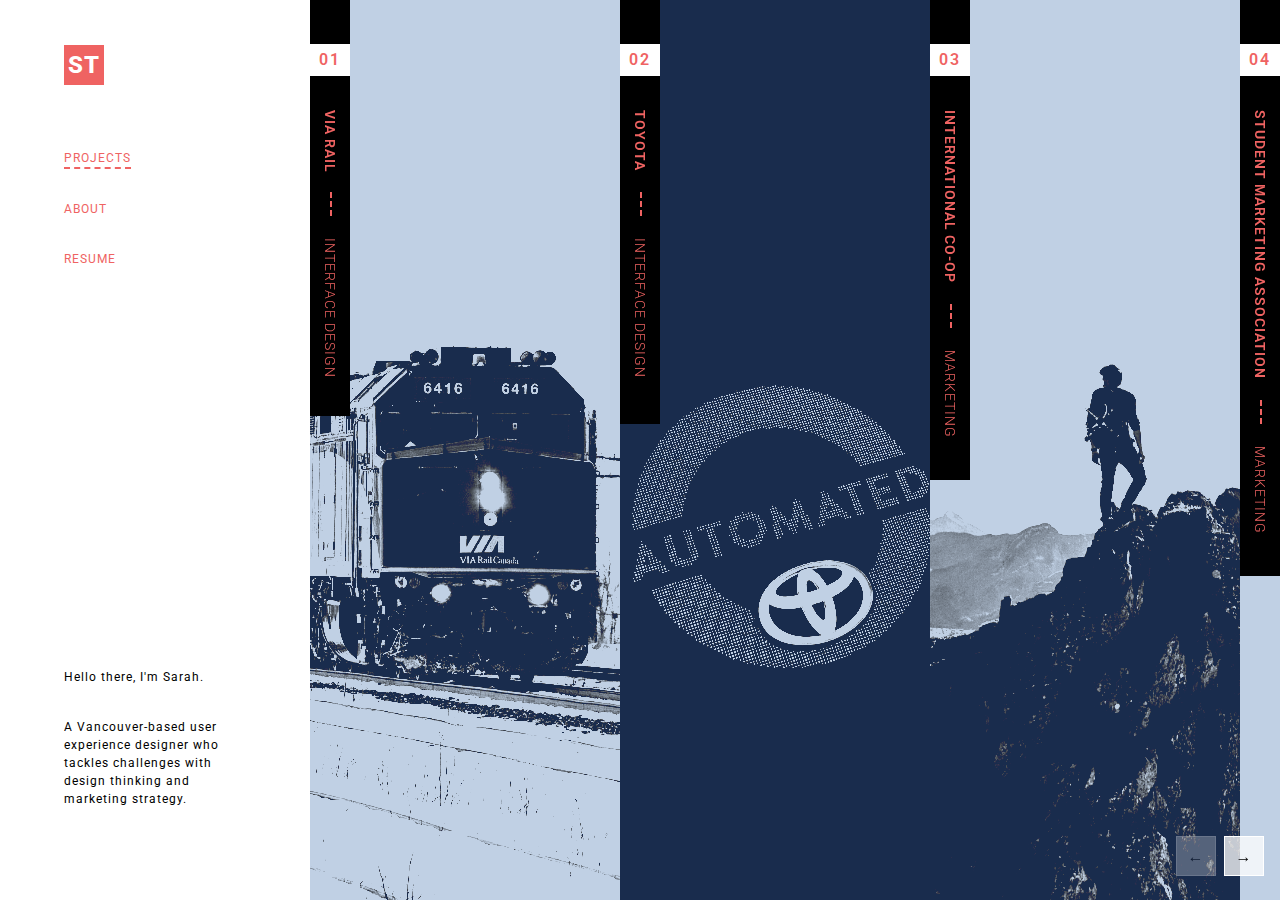
<file: pub_html/index.html>
<!DOCTYPE html>
<html lang="en">
  <head>
    <meta name="viewport" content="width=device-width, initial-scale=1">
    <meta charset="utf-8">
    <title>Sarah Tong – UX Designer – Portfolio</title>
    <link rel="stylesheet" href="css/main.css">
    <link rel="stylesheet" href="css/normalize.css">
    <link rel="stylesheet" href="https://fonts.googleapis.com/css?family=Roboto:100,100i,300,300i,400,400i,500,500i,700,700i,900,900i">
    <link rel="stylesheet" href="css/swiper-index-custom.min.css">
  </head>
  <body>
    <div class="grid-wrapper">
      <input class="hamburger-menu-checkbox" type="checkbox">
      <div class="nav-wrapper">
        <div class="logo"><a href="index.html">ST</a></div>
        <button class="hamburger-menu"><span></span><span></span><span></span></button>
        <nav class="main-nav">
          <ul>
            <li> <a class="button-nav active" href="index.html">Projects</a></li>
            <li><a class="button-nav" href="about.html">About</a></li>
            <li><a class="button-nav" target="_blank" href="http://www.sarahtong.ca/resume/Resume-SarahTong.pdf">Resume</a></li>
          </ul>
        </nav>
        <p class="short-bio">Hello there, I'm Sarah.<span> </span>A Vancouver-based user experience designer who tackles challenges with design thinking and marketing strategy.</p>
      </div>
      <div class="main-content-wrapper" id="project-gallery">
        <div class="grid-wrapper swiper-container">
          <div class="swiper-wrapper">
            <div class="project-panel-wrapper swiper-slide VIA-panel"><a href="via.html"><img class="lazyload" data-sizes="auto" data-src="img/VIA/VIA-train.jpg" src="img/VIA/VIA-train.jpg" alt="VIA train project image">
                <div class="blue-img-filter"> </div><span class="overlay"></span>
                <div class="project-detail">
                  <div class="project-label-background"></div>
                  <p class="project-number">01</p><span class="line"></span>
                  <p class="project-name">VIA Rail</p>
                  <p class="category">Interface Design</p>
                </div></a></div>
            <div class="project-panel-wrapper swiper-slide toyota-panel"><a href="toyota.html"><img class="lazyload" data-sizes="auto" data-src="img/Toyota/Toyota.jpg" src="img/Toyota/Toyota.jpg" alt="Toyota automated project image">
                <div class="blue-img-filter"></div><span class="overlay"></span>
                <div class="project-detail">
                  <div class="project-label-background"></div>
                  <p class="project-number">02</p><span class="line"></span>
                  <p class="project-name">Toyota</p>
                  <p class="category">Interface Design</p>
                </div></a></div>
            <div class="project-panel-wrapper swiper-slide intl-coop-panel"><a href="international-coop.html"><img class="lazyload" data-sizes="auto" data-src="img/Intl-Coop/Intl-Coop-project-banner.jpeg" src="img/Intl-Coop/Intl-Coop-project-banner.jpeg" alt="International Co-op project image - person looking deeply out on top of a mountain">
                <div class="blue-img-filter"></div><span class="overlay"></span>
                <div class="project-detail">
                  <div class="project-label-background"></div>
                  <p class="project-number">03</p><span class="line"></span>
                  <p class="project-name">International Co-op</p>
                  <p class="category">Marketing</p>
                </div></a></div>
            <div class="project-panel-wrapper swiper-slide SMA-panel"><a href="student-marketing-association.html">
                <div class="background-colored-panel"></div><img src="img/SMA/SMA-Logo.svg" alt="SMA logo">
                <div class="blue-img-filter"></div><span class="overlay"></span>
                <div class="project-detail">
                  <div class="project-label-background"></div>
                  <p class="project-number">04</p><span class="line"></span>
                  <p class="project-name">Student Marketing Association</p>
                  <p class="category">Marketing</p>
                </div></a></div>
          </div>
          <div class="swiper-button-prev">&#8592;</div>
          <div class="swiper-button-next">&#8594;</div>
        </div>
        <noscript>
          <div class="grid-wrapper javascript-disabled">
            <div class="project-panel-wrapper VIA-panel"><a href="via.html"><img src="img/VIA/VIA-train.jpg" alt="VIA train project image">
                <div class="blue-img-filter"> </div><span class="overlay"></span>
                <div class="project-detail">
                  <div class="project-label-background"></div>
                  <p class="project-number">01</p><span class="line"></span>
                  <p class="project-name">VIA Rail</p>
                  <p class="category">Interface Design</p>
                </div></a></div>
            <div class="project-panel-wrapper toyota-panel"><a href="toyota.html"><img src="img/Toyota/Toyota.jpg" alt="Toyota automated project image">
                <div class="blue-img-filter"></div><span class="overlay"></span>
                <div class="project-detail">
                  <div class="project-label-background"></div>
                  <p class="project-number">02</p><span class="line"></span>
                  <p class="project-name">Toyota</p>
                  <p class="category">Interface Design</p>
                </div></a></div>
            <div class="project-panel-wrapper intl-coop-panel"><a href="international-coop.html"><img src="img/Intl-Coop/Intl-Coop-project-banner.jpeg" alt="International Co-op project image - person looking deeply out on top of a mountain">
                <div class="blue-img-filter"></div><span class="overlay"></span>
                <div class="project-detail">
                  <div class="project-label-background"></div>
                  <p class="project-number">03</p><span class="line"></span>
                  <p class="project-name">International Co-op</p>
                  <p class="category">Marketing</p>
                </div></a></div>
            <div class="project-panel-wrapper SMA-panel"><a href="student-marketing-association.html">
                <div class="background-colored-panel"></div><img src="img/SMA/SMA-Logo.svg" alt="SMA logo">
                <div class="blue-img-filter"></div><span class="overlay"></span>
                <div class="project-detail">
                  <div class="project-label-background"></div>
                  <p class="project-number">04</p><span class="line"></span>
                  <p class="project-name">Student Marketing Association</p>
                  <p class="category">Marketing</p>
                </div></a></div>
          </div>
        </noscript>
      </div>
    </div>
    <script src="js/hamburger.js"></script>
    <script src="js/jquery-3.3.1.min.js"></script>
    <script src="js/lazysizes.min.js"></script>
    <script src="js/swiper.min.js"></script>
    <script src="js/swiper-initialize.js"></script>
  </body>
</html>
</file>
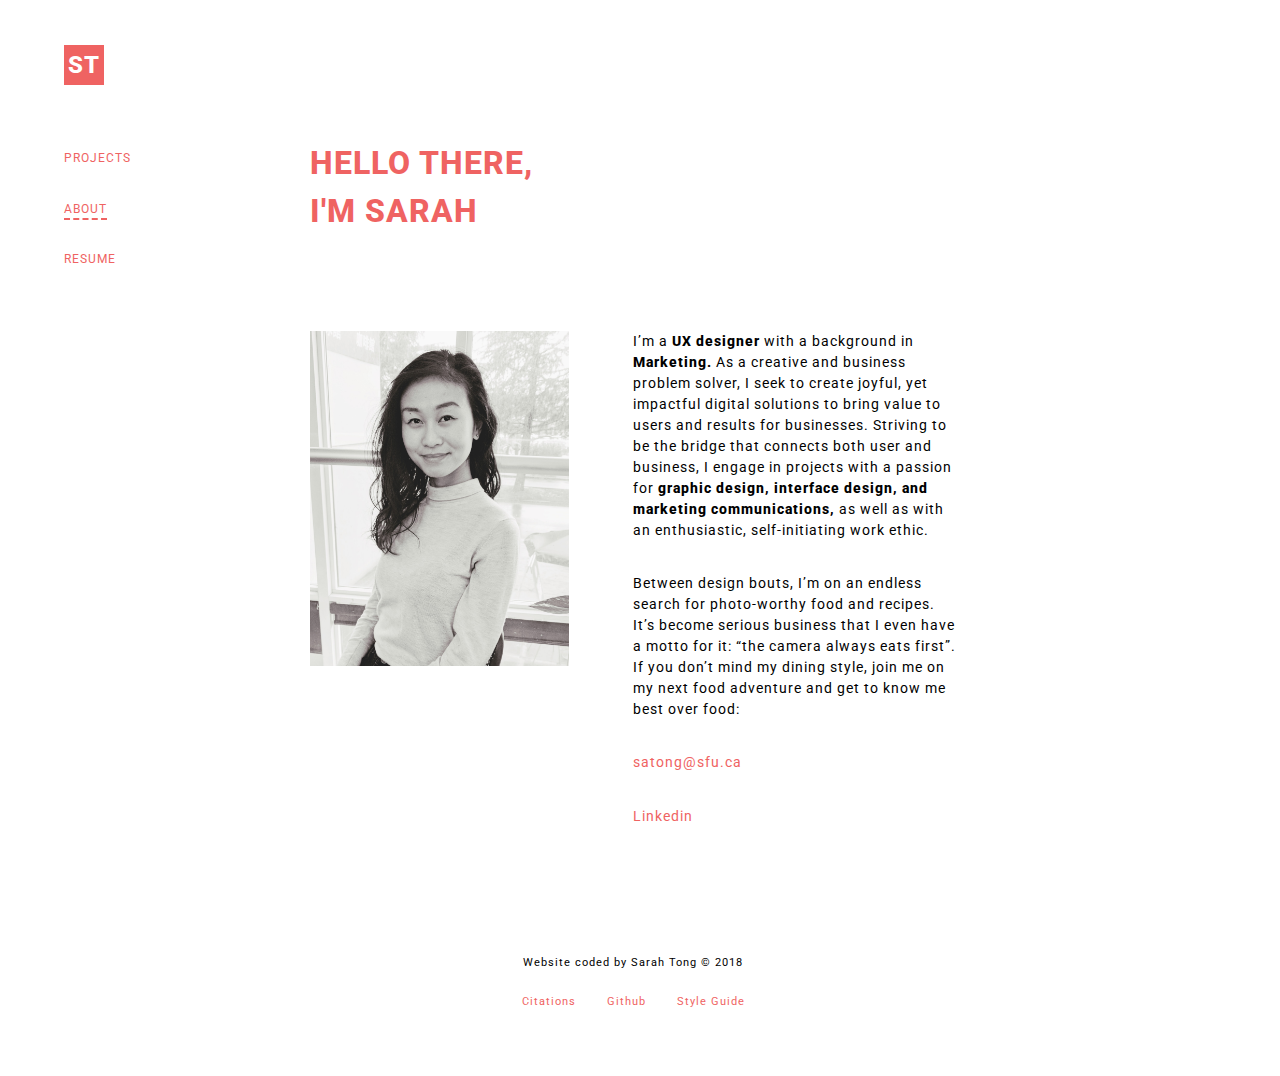
<file: pub_html/about.html>
<!DOCTYPE html>
<html lang="en">
  <head>
    <meta name="viewport" content="width=device-width, initial-scale=1">
    <meta charset="utf-8">
    <title>Sarah Tong – UX Designer – Portfolio</title>
    <link rel="stylesheet" href="css/main.css">
    <link rel="stylesheet" href="css/normalize.css">
    <link rel="stylesheet" href="https://fonts.googleapis.com/css?family=Roboto:100,100i,300,300i,400,400i,500,500i,700,700i,900,900i">
  </head>
  <body>
    <div class="grid-wrapper">
      <input class="hamburger-menu-checkbox" type="checkbox">
      <div class="nav-wrapper">
        <div class="logo"><a href="index.html">ST</a></div>
        <button class="hamburger-menu"><span></span><span></span><span></span></button>
        <nav class="main-nav">
          <ul>
            <li> <a class="button-nav" href="index.html">Projects</a></li>
            <li><a class="button-nav active" href="about.html">About</a></li>
            <li><a class="button-nav" target="_blank" href="http://www.sarahtong.ca/resume/Resume-SarahTong.pdf">Resume</a></li>
          </ul>
        </nav>
      </div>
      <div class="main-content-wrapper" id="bio-wrapper">     
        <section>
          <h1>
             Hello there, <br>I'm Sarah</h1>
          <div class="content-wrapper flex-content-wrapper">
            <div class="left-side">
              <div class="img-wrapper" id="profile-picture"><img src="img/About/sarah.jpg" alt="headshot photo"></div>
            </div>
            <div class="right-side">
              <p>
                 I’m a <span>UX designer </span>with a background in <span>Marketing. </span>As a creative and business problem solver, I seek to create joyful, yet impactful digital solutions to bring value to users and results for businesses. Striving to be the bridge that connects both user and business, I engage in projects with a passion for <span>graphic design, interface design, and marketing communications, </span>as well as with an enthusiastic, self-initiating work ethic.</p>
              <p>Between design bouts, I’m on an endless search for photo-worthy food and recipes. It’s become serious business that I even have a motto for it: “the camera always eats first”. If you don’t mind my dining style, join me on my next food adventure and get to know me best over food:</p>
              <div id="contact-links"><a class="in-text-link" href="mailto:satong@sfu.ca">satong@sfu.ca</a><a class="in-text-link" href="https://www.linkedin.com/in/sarahanntong/">Linkedin</a></div>
            </div>
          </div>
        </section>
        <footer> 
          <div class="content-wrapper">
            <p>Website coded by Sarah Tong &#169; 2018</p>
            <div class="footer-links"><a class="in-text-link" href="citations.html">Citations</a><a class="in-text-link" href="https://github.com/sarah-tong/P03-Portfolio">Github</a><a class="in-text-link" href="styleguide.html">Style Guide</a></div>
          </div>
        </footer>
      </div>
    </div>
    <script src="js/hamburger.js"></script>
  </body>
</html>
</file>
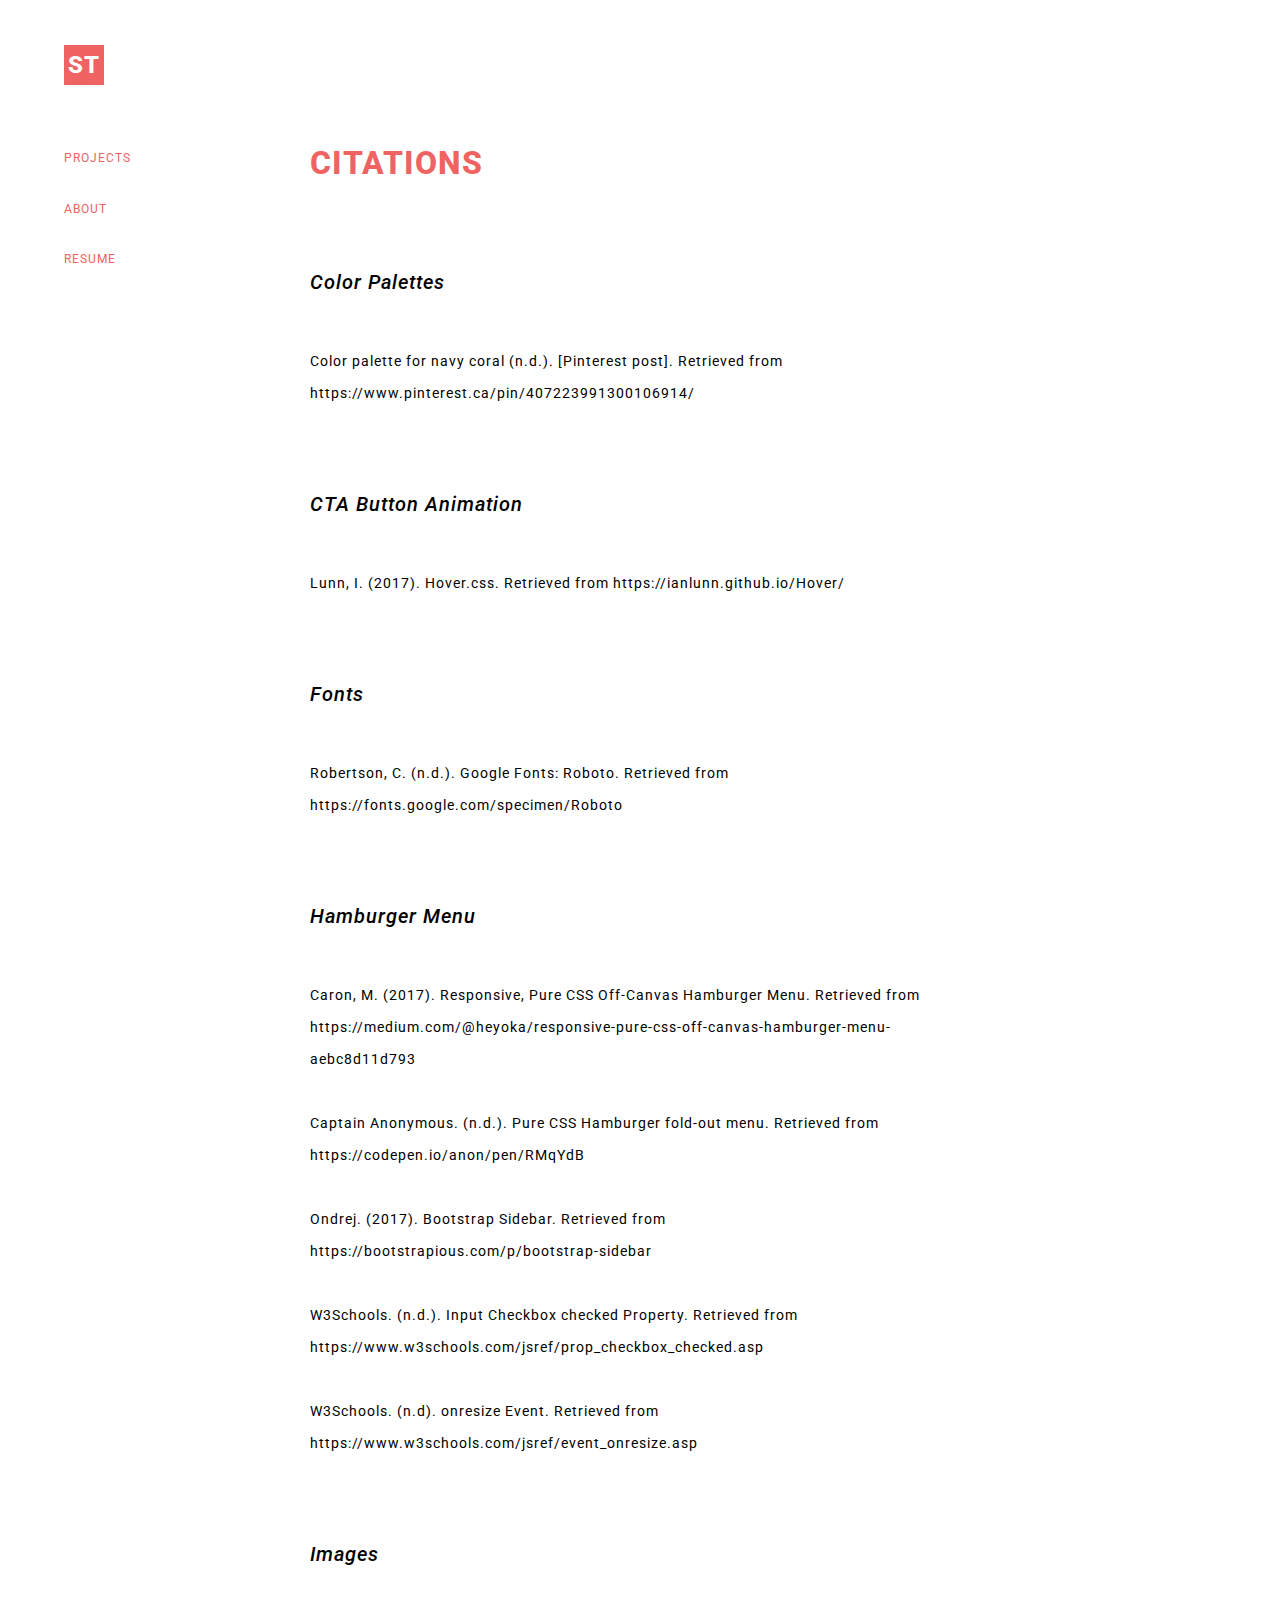
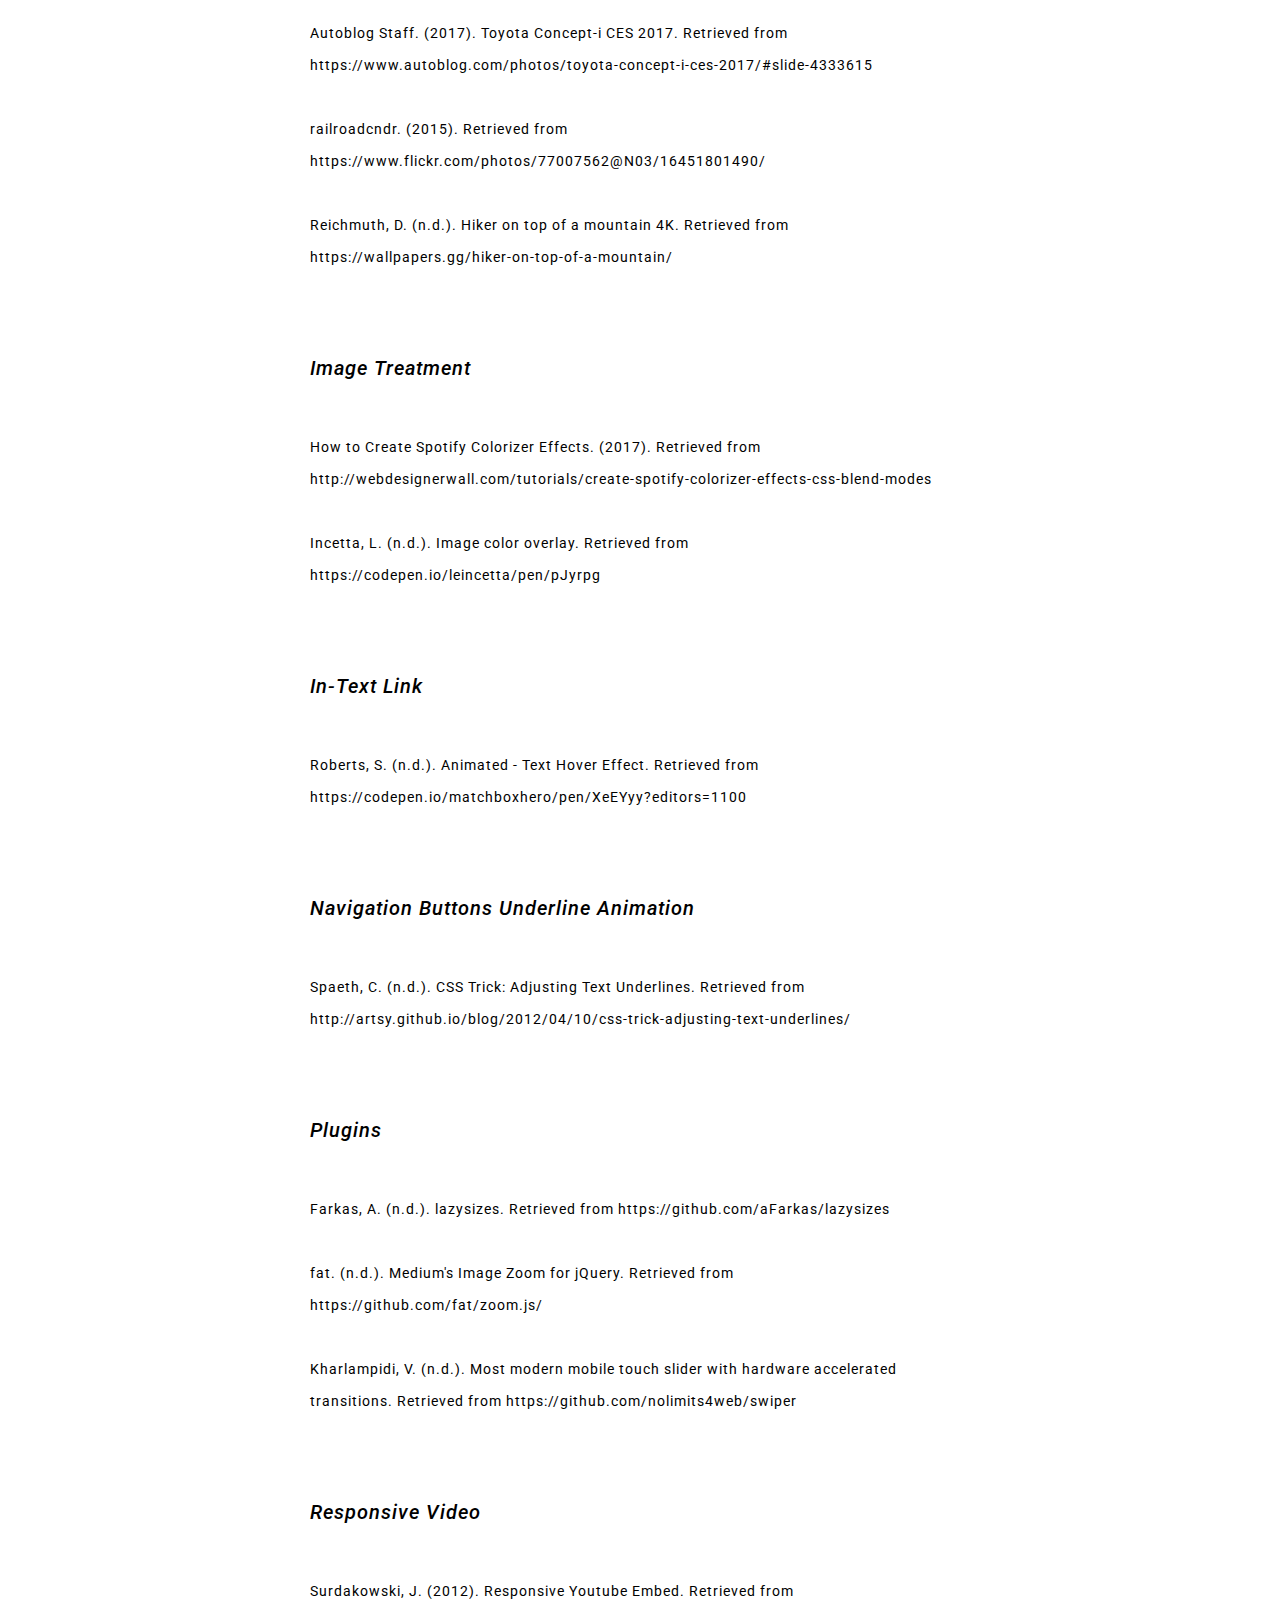
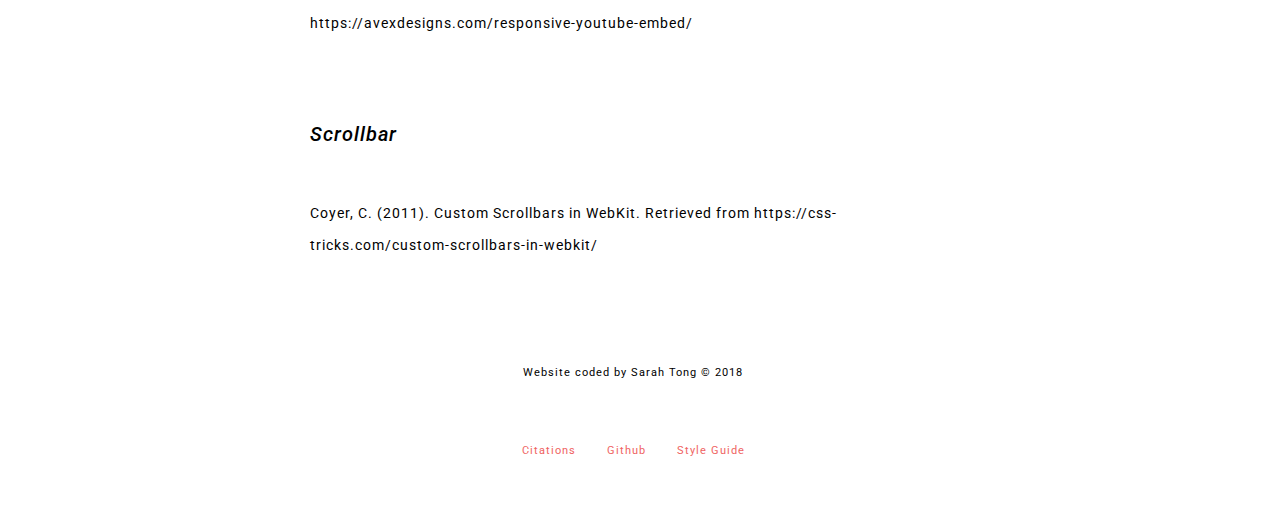
<file: pub_html/citations.html>
<!DOCTYPE html>
<html lang="en">
  <head>
    <meta name="viewport" content="width=device-width, initial-scale=1">
    <meta charset="utf-8">
    <title>Sarah Tong – UX Designer – Portfolio</title>
    <link rel="stylesheet" href="css/main.css">
    <link rel="stylesheet" href="css/normalize.css">
    <link rel="stylesheet" href="https://fonts.googleapis.com/css?family=Roboto:100,100i,300,300i,400,400i,500,500i,700,700i,900,900i">
  </head>
  <body>
    <div class="grid-wrapper">
      <input class="hamburger-menu-checkbox" type="checkbox">
      <div class="nav-wrapper">
        <div class="logo"><a href="index.html">ST</a></div>
        <button class="hamburger-menu"><span></span><span></span><span></span></button>
        <nav class="main-nav">
          <ul>
            <li> <a class="button-nav" href="index.html">Projects</a></li>
            <li><a class="button-nav" href="about.html">About</a></li>
            <li><a class="button-nav" target="_blank" href="http://www.sarahtong.ca/resume/Resume-SarahTong.pdf">Resume</a></li>
          </ul>
        </nav>
      </div>
      <div class="main-content-wrapper" id="citations">
        <section>
          <div class="content-wrapper"> 
            <h1>Citations   </h1>
            <section>
              <h3>Color Palettes</h3>
              <p>Color palette for navy coral (n.d.). [Pinterest post]. Retrieved from https://www.pinterest.ca/pin/407223991300106914/      </p>
            </section>
            <section>
              <h3>CTA Button Animation</h3>
              <p>Lunn, I. (2017). Hover.css. Retrieved from https://ianlunn.github.io/Hover/</p>
            </section>
            <section>
              <h3>Fonts</h3>
              <p>Robertson, C. (n.d.). Google Fonts: Roboto. Retrieved from https://fonts.google.com/specimen/Roboto</p>
            </section>
            <section>
              <h3>Hamburger Menu</h3>
              <p>Caron, M. (2017). Responsive, Pure CSS Off-Canvas Hamburger Menu. Retrieved from https://medium.com/@heyoka/responsive-pure-css-off-canvas-hamburger-menu-aebc8d11d793</p>
              <p>Captain Anonymous. (n.d.). Pure CSS Hamburger fold-out menu. Retrieved from https://codepen.io/anon/pen/RMqYdB</p>
              <p>Ondrej. (2017). Bootstrap Sidebar. Retrieved from https://bootstrapious.com/p/bootstrap-sidebar</p>
              <p>W3Schools. (n.d.). Input Checkbox checked Property. Retrieved from https://www.w3schools.com/jsref/prop_checkbox_checked.asp</p>
              <p>W3Schools. (n.d). onresize Event. Retrieved from https://www.w3schools.com/jsref/event_onresize.asp</p>
            </section>
            <section>
              <h3>Images</h3>
              <p>Autoblog Staff. (2017). Toyota Concept-i CES 2017. Retrieved from https://www.autoblog.com/photos/toyota-concept-i-ces-2017/#slide-4333615</p>
              <p>railroadcndr. (2015). Retrieved from https://www.flickr.com/photos/77007562@N03/16451801490/</p>
              <p>Reichmuth, D. (n.d.). Hiker on top of a mountain 4K. Retrieved from https://wallpapers.gg/hiker-on-top-of-a-mountain/</p>
            </section>
            <section>
              <h3>Image Treatment</h3>
              <p>How to Create Spotify Colorizer Effects. (2017). Retrieved from http://webdesignerwall.com/tutorials/create-spotify-colorizer-effects-css-blend-modes </p>
              <p>Incetta, L. (n.d.). Image color overlay. Retrieved from https://codepen.io/leincetta/pen/pJyrpg</p>
            </section>
            <section>
              <h3>In-Text Link</h3>
              <p>Roberts, S. (n.d.). Animated - Text Hover Effect. Retrieved from https://codepen.io/matchboxhero/pen/XeEYyy?editors=1100</p>
            </section>
            <section>
              <h3>Navigation Buttons Underline Animation</h3>
              <p>Spaeth, C. (n.d.). CSS Trick: Adjusting Text Underlines. Retrieved from http://artsy.github.io/blog/2012/04/10/css-trick-adjusting-text-underlines/</p>
            </section>
            <section>
              <h3>Plugins</h3>
              <p>Farkas, A. (n.d.). lazysizes. Retrieved from https://github.com/aFarkas/lazysizes</p>
              <p>fat. (n.d.). Medium's Image Zoom for jQuery. Retrieved from https://github.com/fat/zoom.js/</p>
              <p>Kharlampidi, V. (n.d.). Most modern mobile touch slider with hardware accelerated transitions. Retrieved from https://github.com/nolimits4web/swiper</p>
            </section>
            <section>
              <h3>Responsive Video</h3>
              <p>Surdakowski, J. (2012). Responsive Youtube Embed. Retrieved from https://avexdesigns.com/responsive-youtube-embed/</p>
            </section>
            <section>
              <h3>Scrollbar</h3>
              <p>Coyer, C. (2011). Custom Scrollbars in WebKit. Retrieved from https://css-tricks.com/custom-scrollbars-in-webkit/</p>
            </section>
          </div>
          <footer> 
            <div class="content-wrapper">
              <p>Website coded by Sarah Tong &#169; 2018</p>
              <div class="footer-links"><a class="in-text-link" href="citations.html">Citations</a><a class="in-text-link" href="https://github.com/sarah-tong/P03-Portfolio">Github</a><a class="in-text-link" href="styleguide.html">Style Guide</a></div>
            </div>
          </footer>
        </section>
      </div>
    </div>
    <script src="js/hamburger.js"></script>
  </body>
</html>
</file>
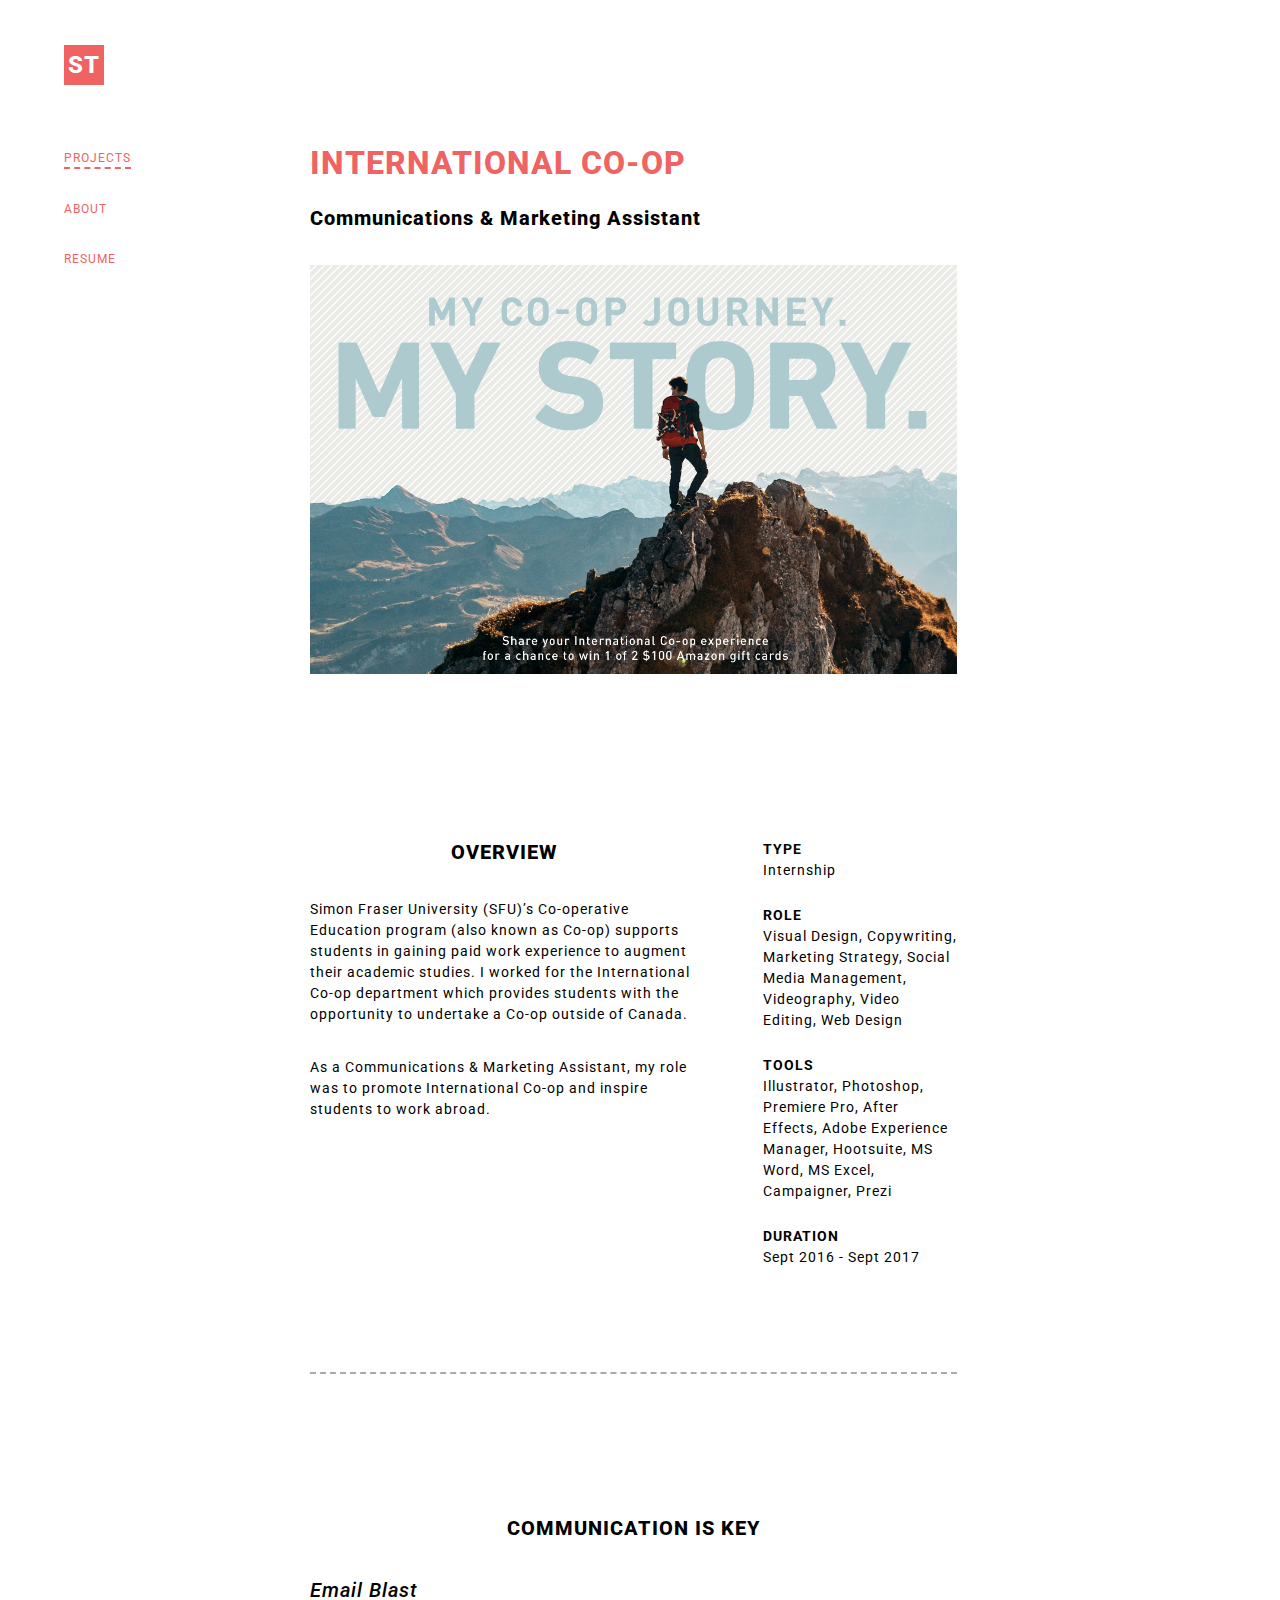
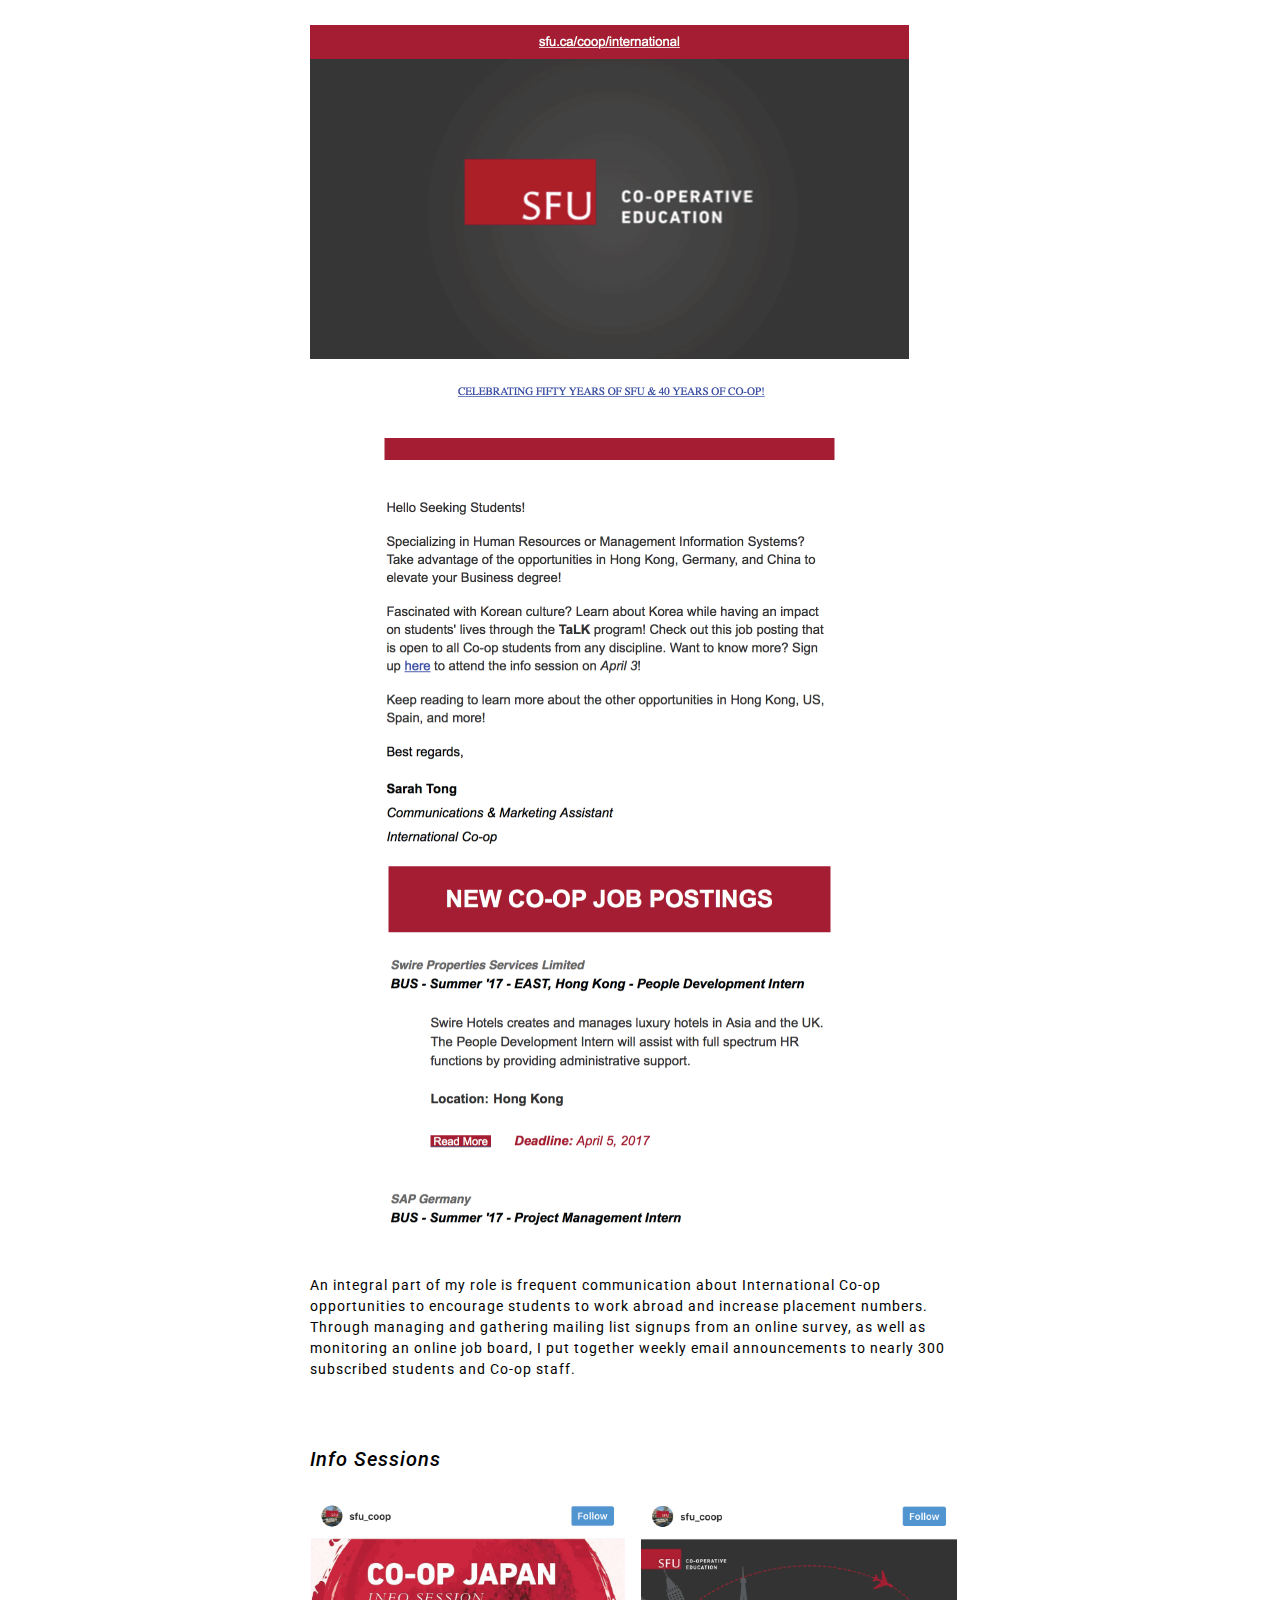
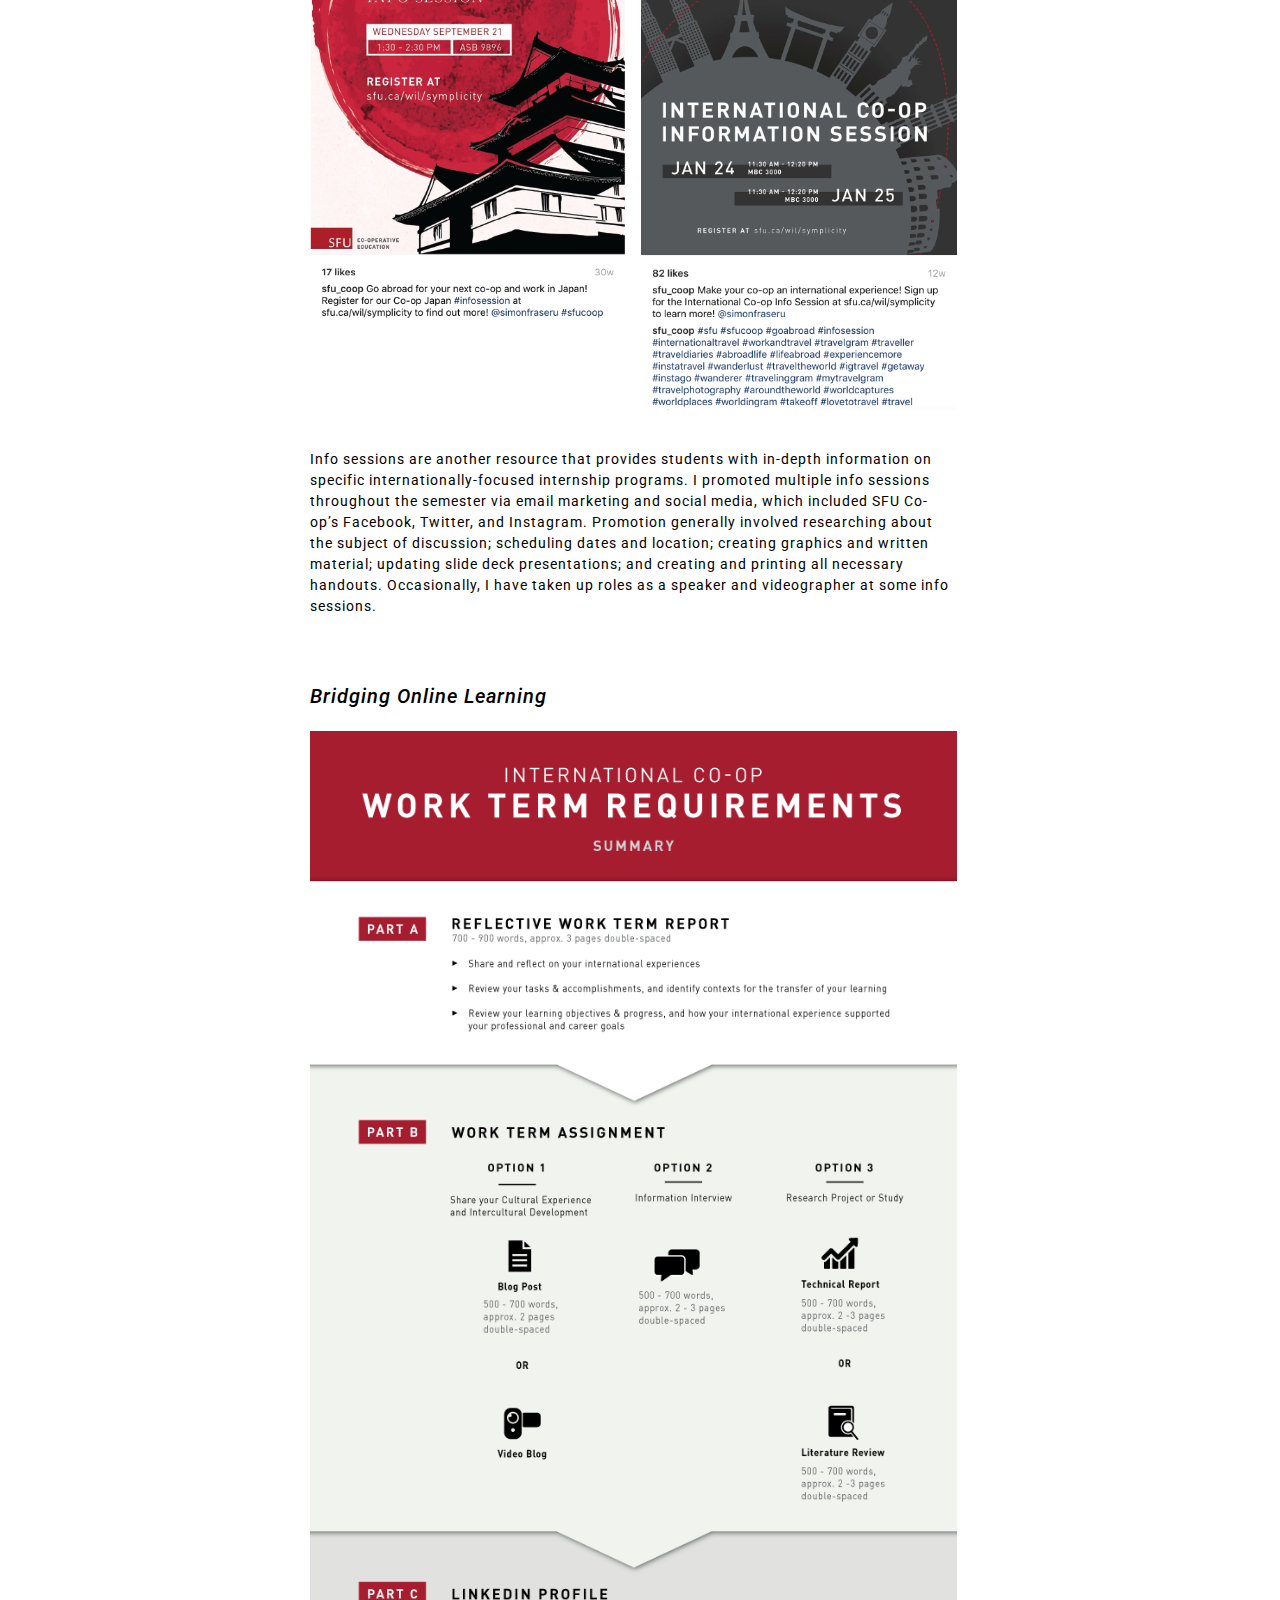
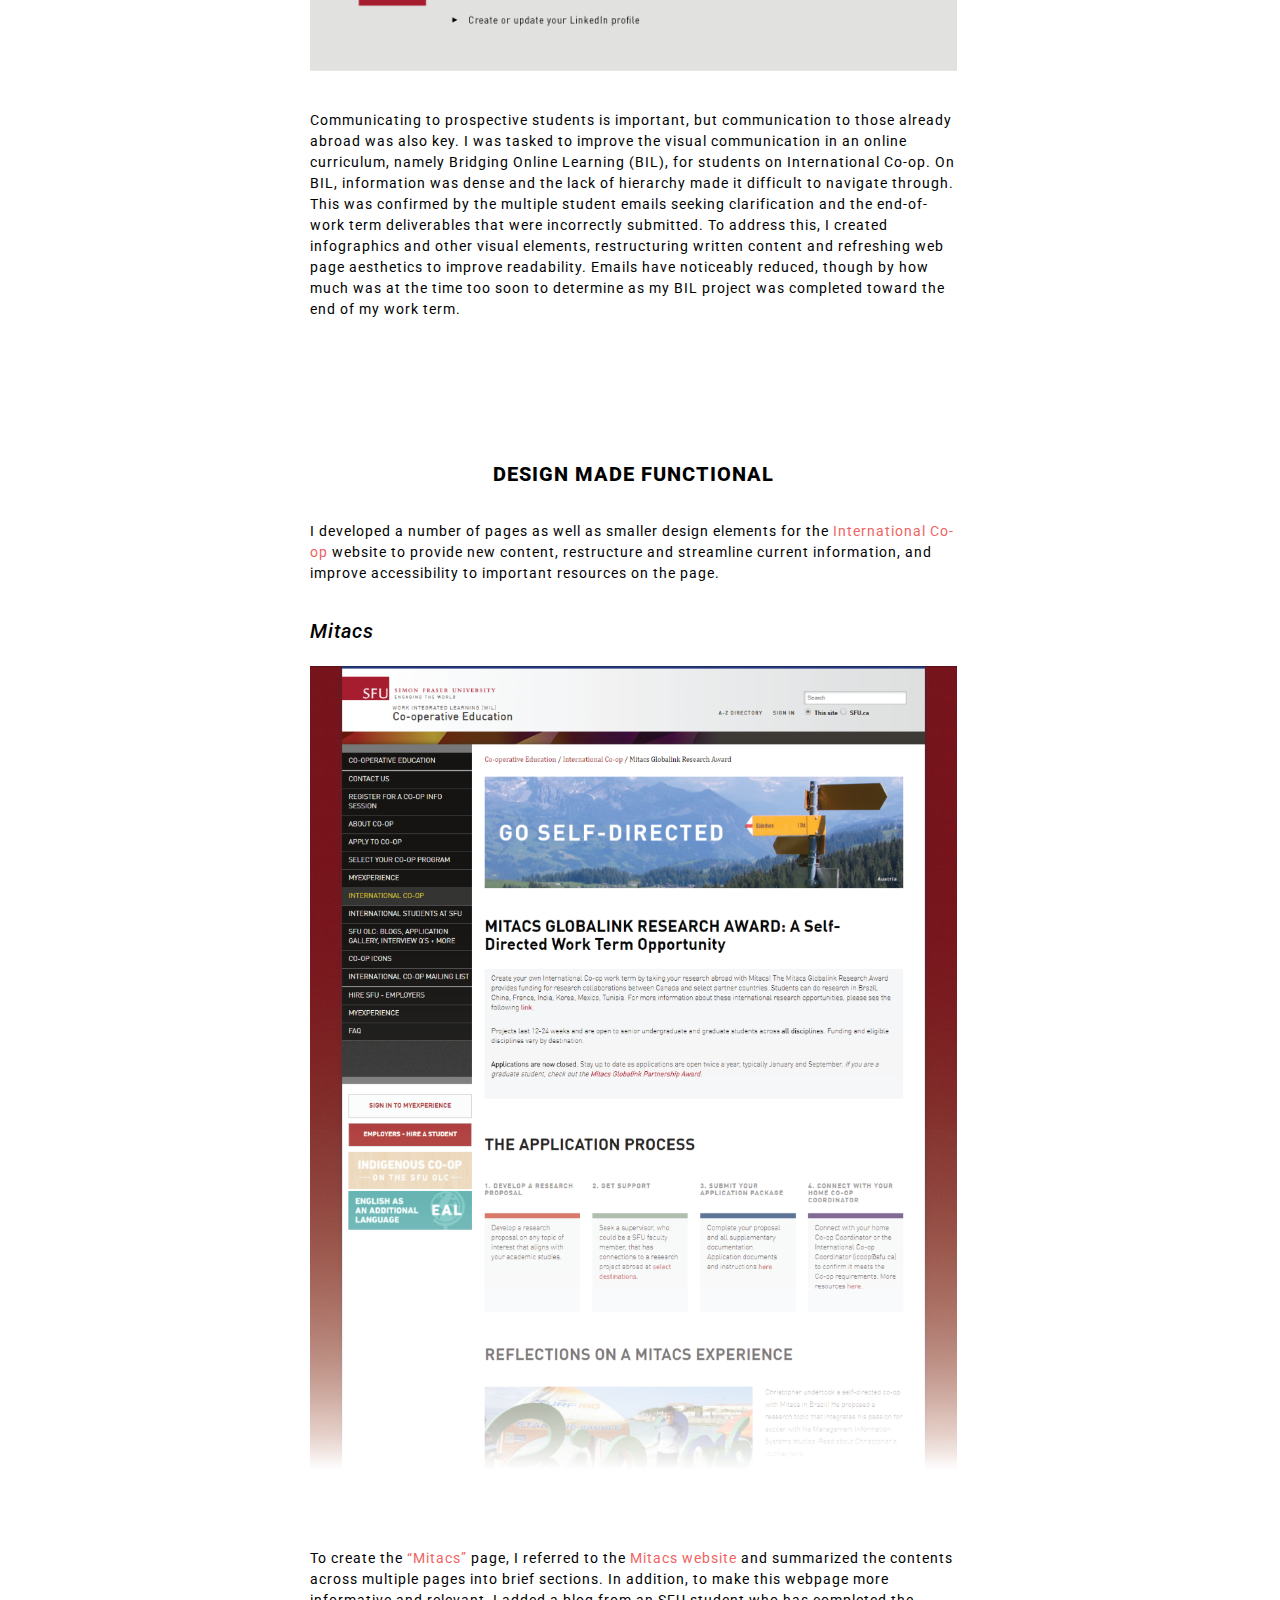
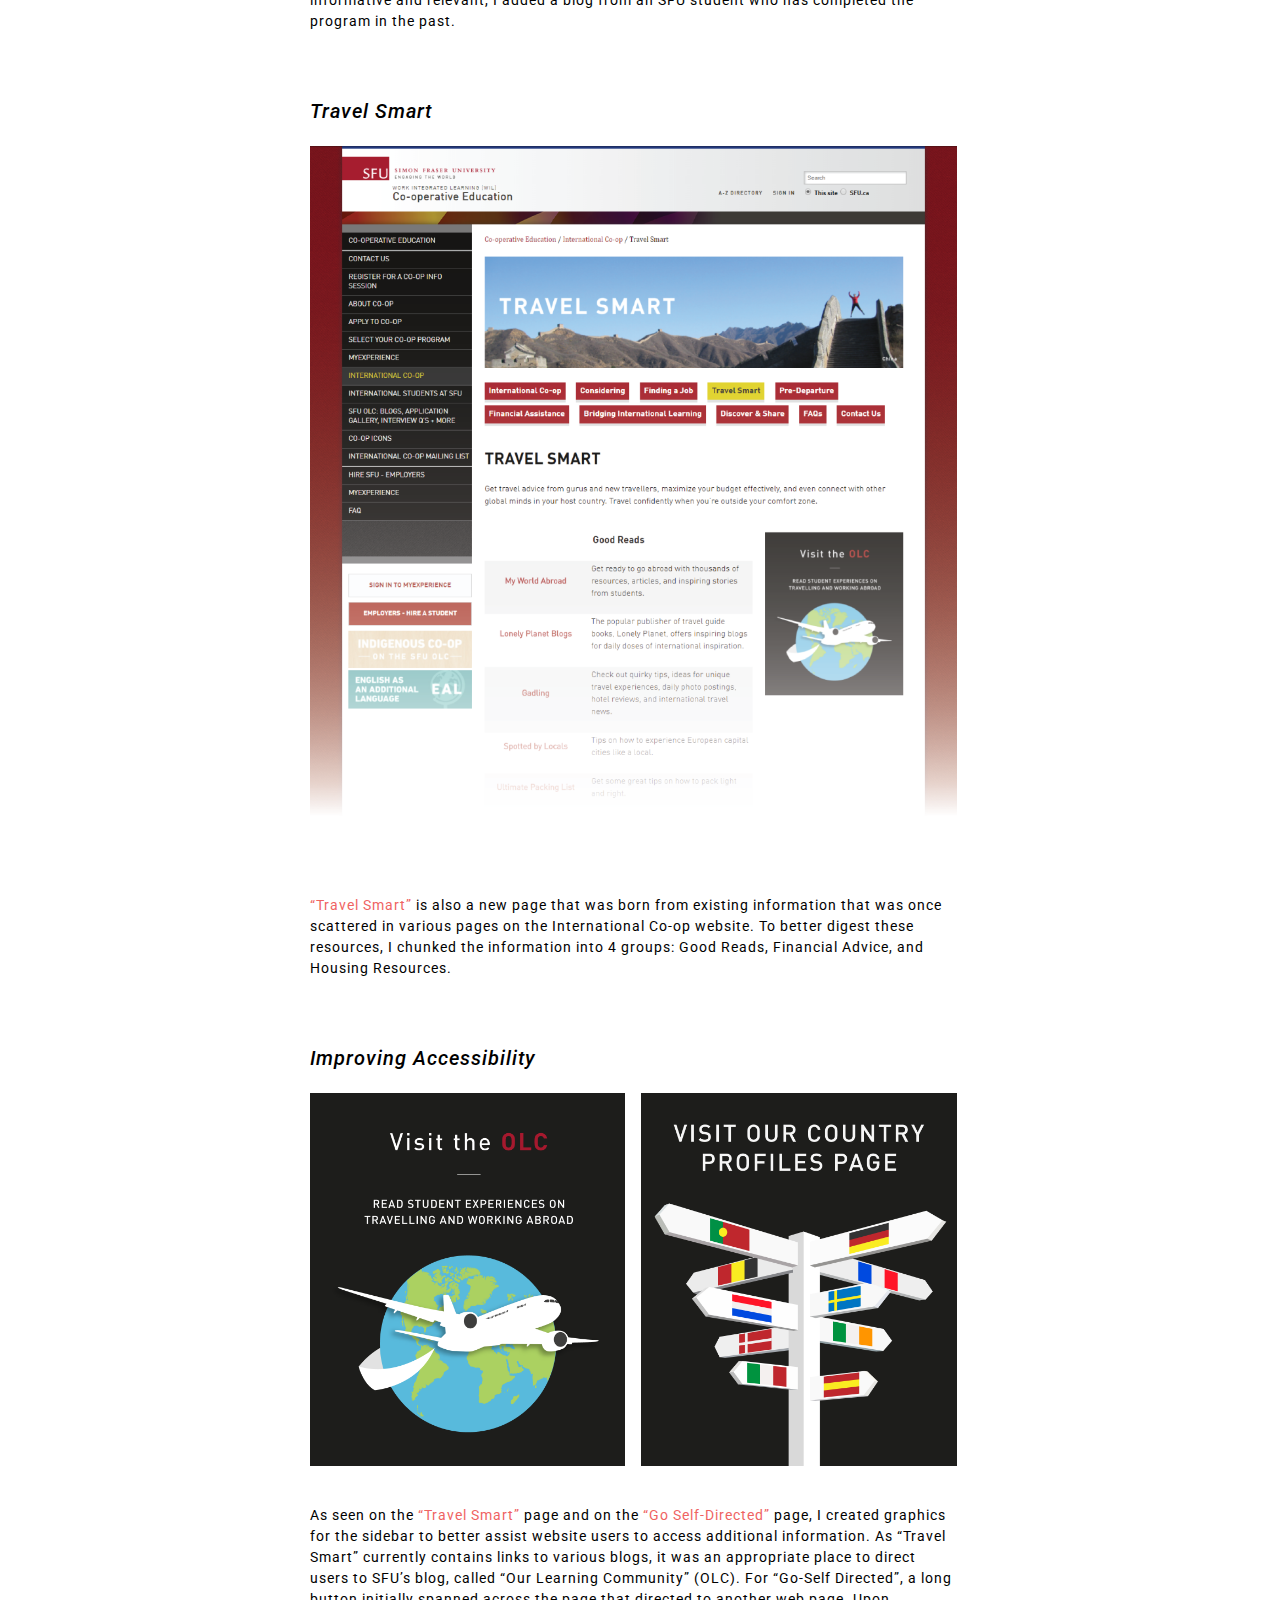
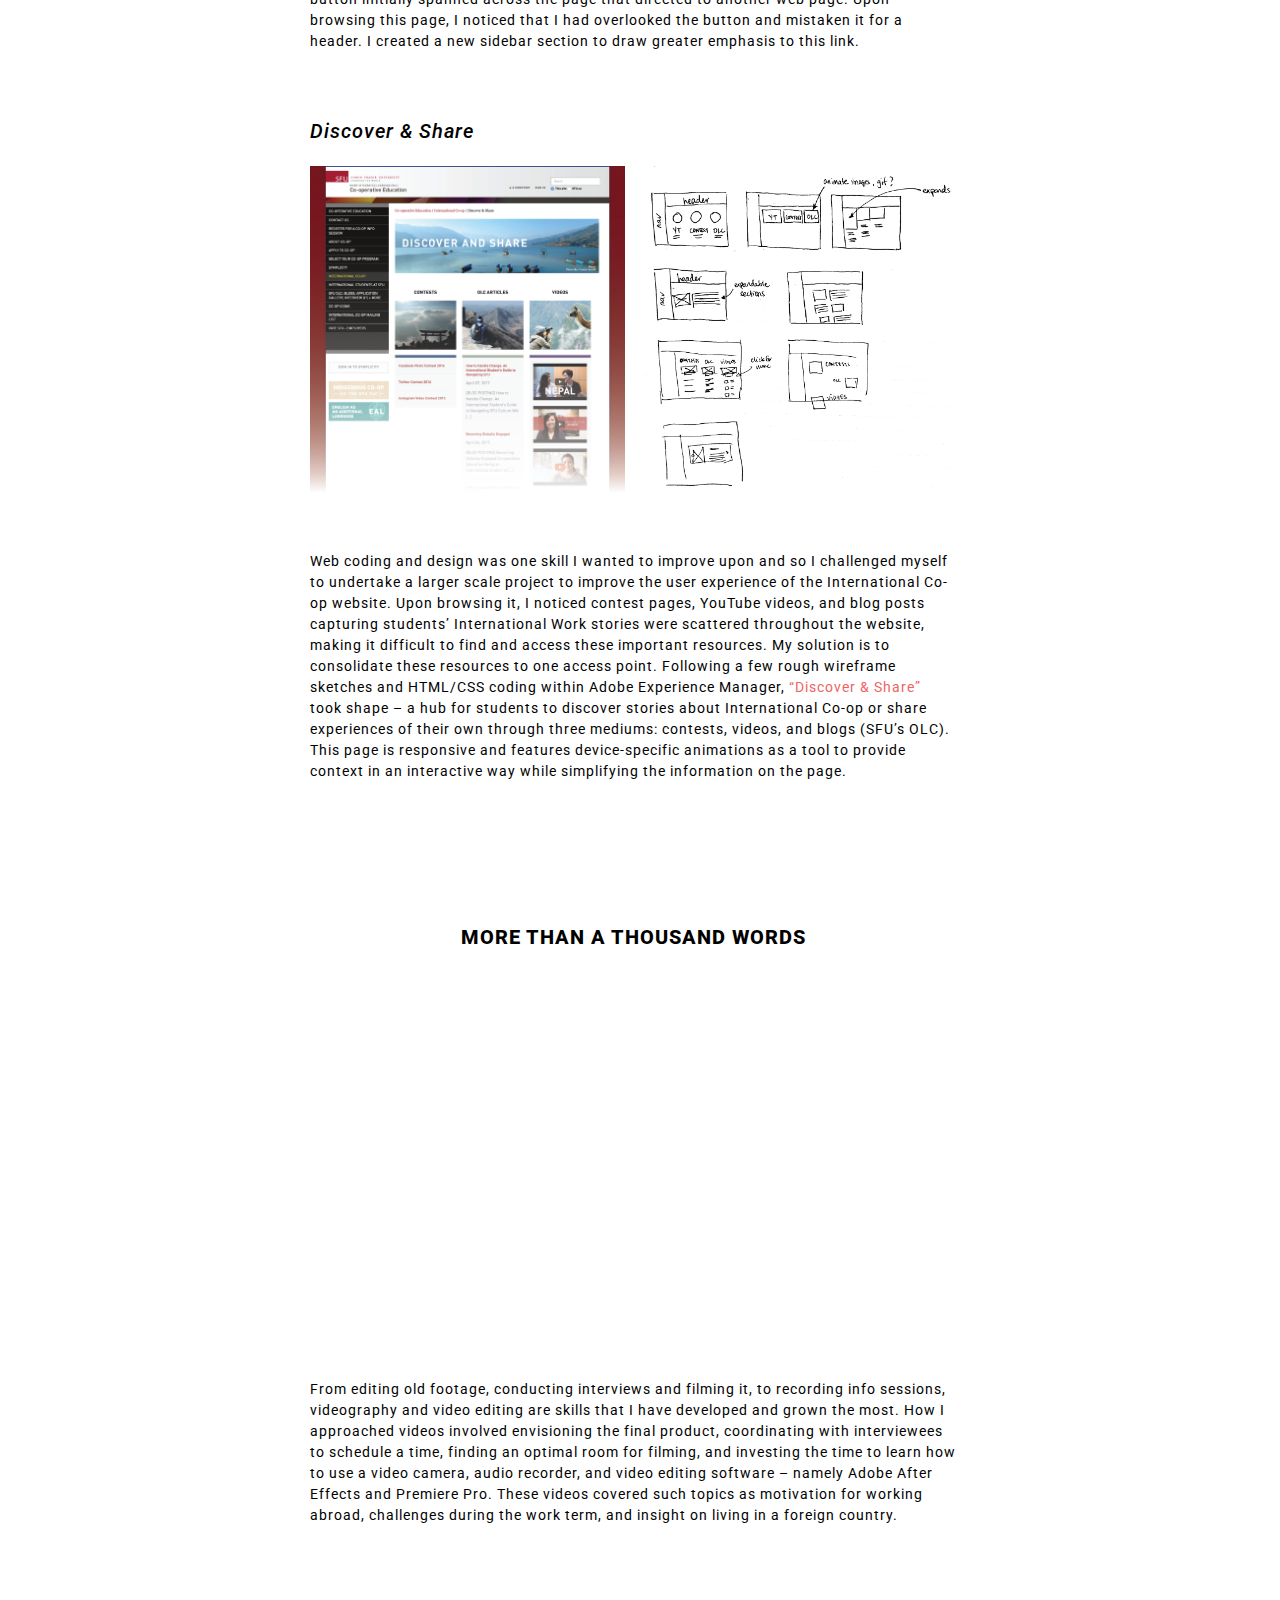
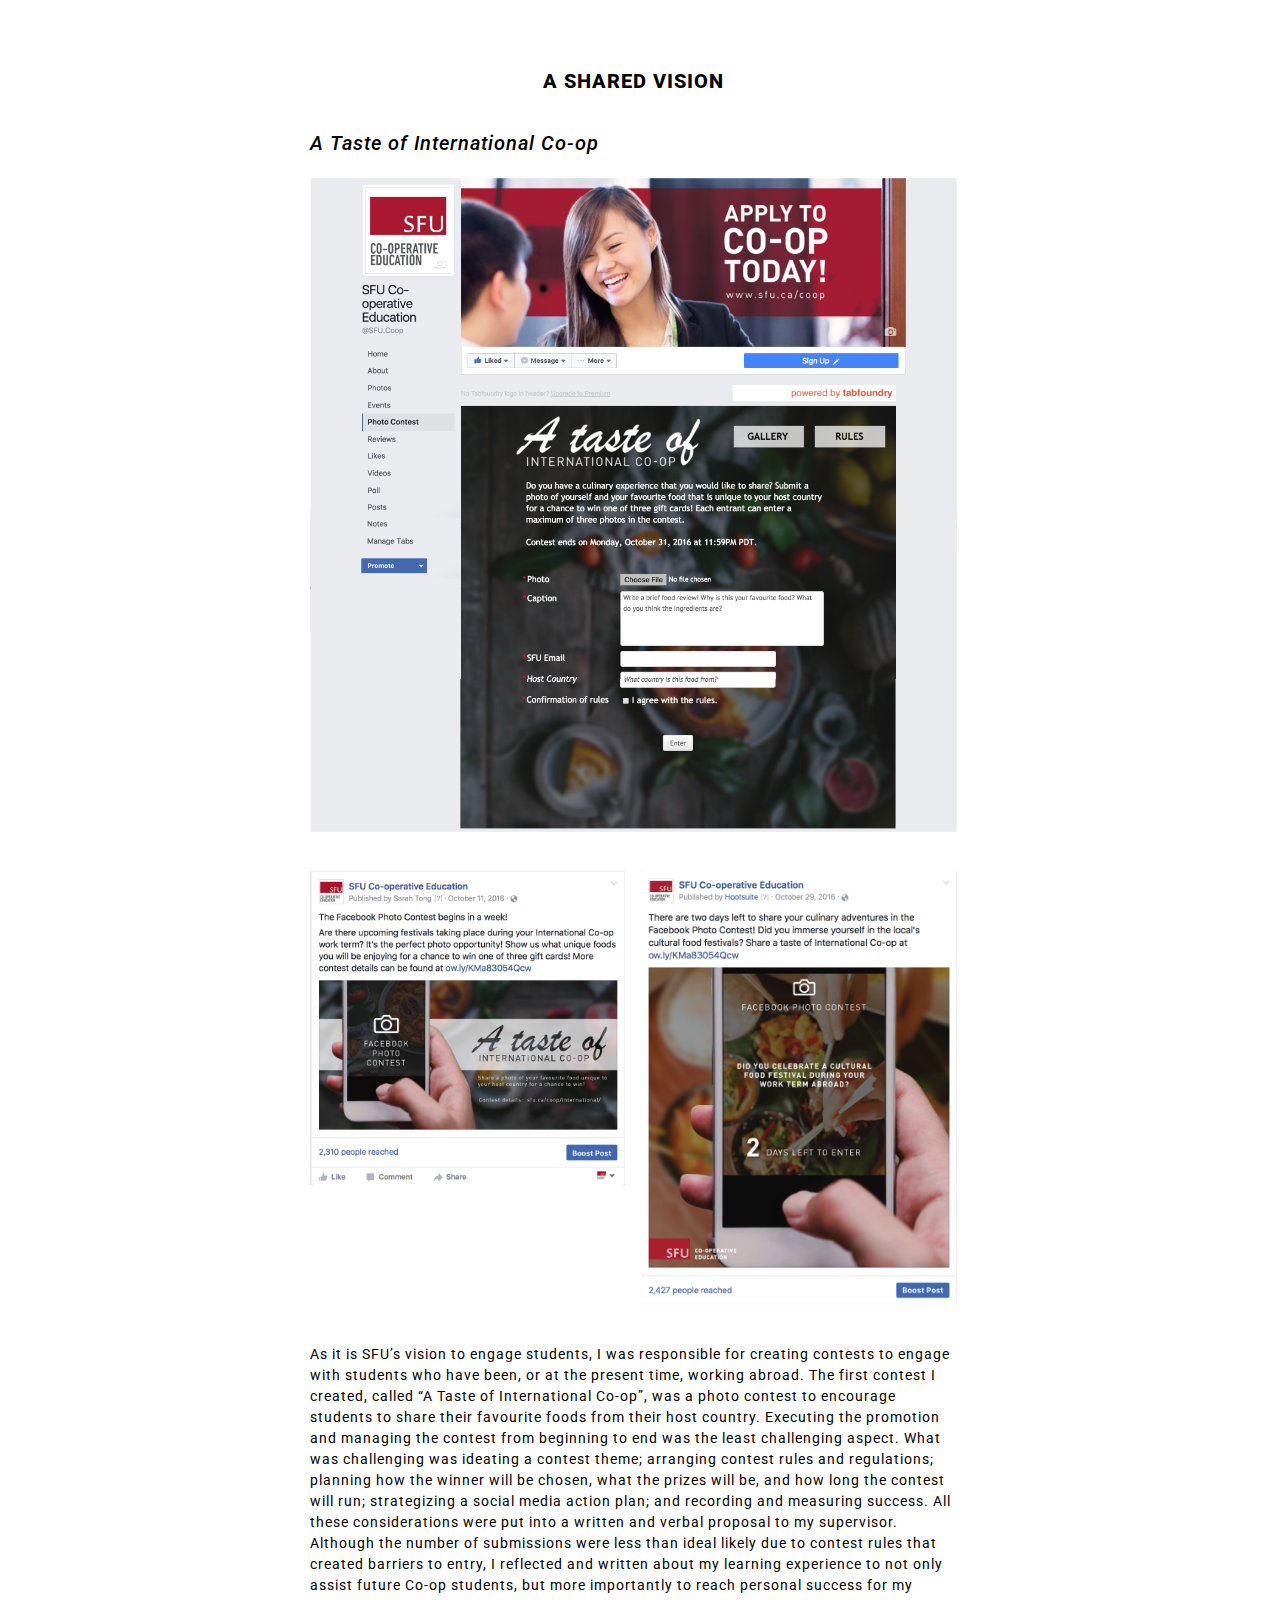
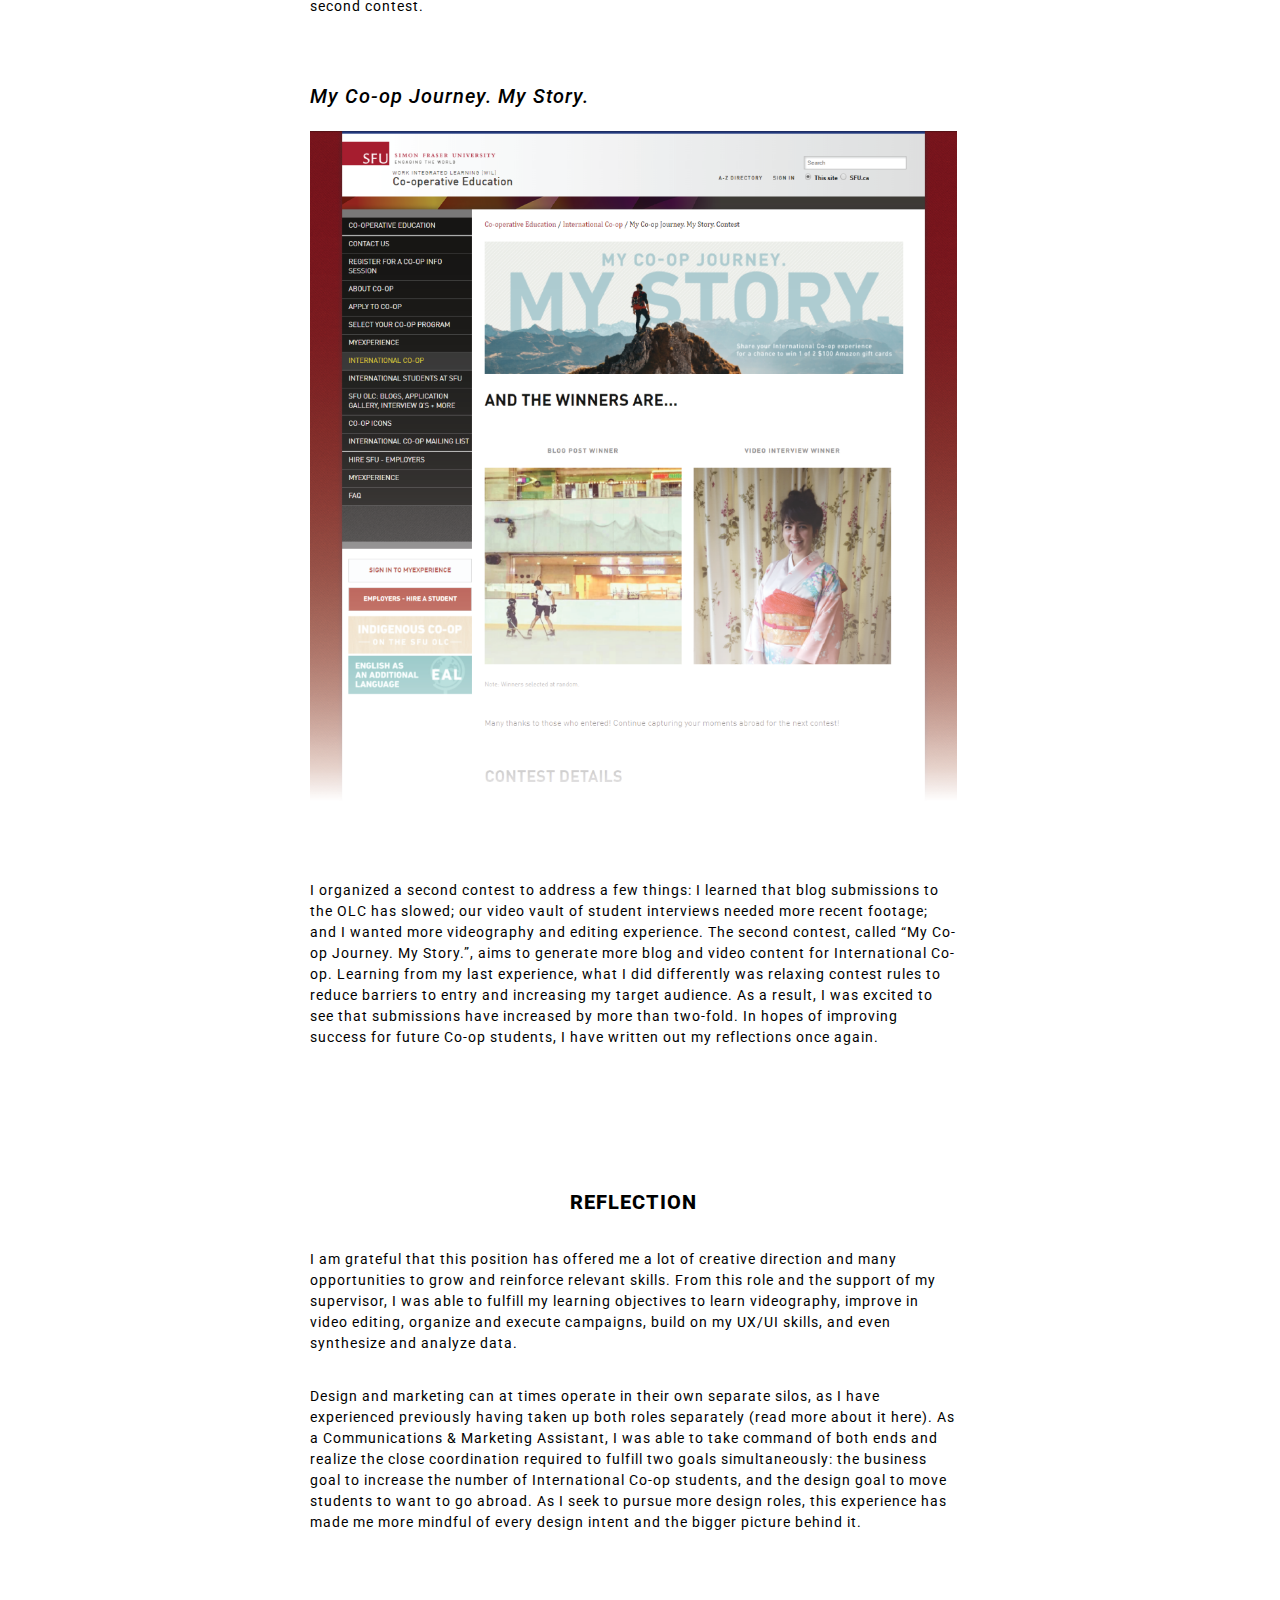
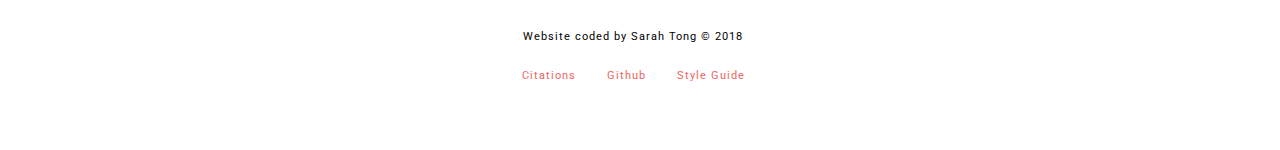
<file: pub_html/international-coop.html>
<!DOCTYPE html>
<html lang="en">
  <head>
    <meta name="viewport" content="width=device-width, initial-scale=1">
    <meta charset="utf-8">
    <title>Sarah Tong – UX Designer – Portfolio</title>
    <link rel="stylesheet" href="css/main.css">
    <link rel="stylesheet" href="css/normalize.css">
    <link rel="stylesheet" href="https://fonts.googleapis.com/css?family=Roboto:100,100i,300,300i,400,400i,500,500i,700,700i,900,900i">
    <link rel="stylesheet" href="css/zoom.css">
  </head>
  <body>
    <div class="grid-wrapper">
      <input class="hamburger-menu-checkbox" type="checkbox">
      <div class="nav-wrapper">
        <div class="logo"><a href="index.html">ST</a></div>
        <button class="hamburger-menu"><span></span><span></span><span></span></button>
        <nav class="main-nav">
          <ul>
            <li> <a class="button-nav active" href="index.html">Projects</a></li>
            <li><a class="button-nav" href="about.html">About</a></li>
            <li><a class="button-nav" target="_blank" href="http://www.sarahtong.ca/resume/Resume-SarahTong.pdf">Resume</a></li>
          </ul>
        </nav>
      </div>
      <div class="main-content-wrapper">
        <section class="introduction">
          <div class="content-wrapper">
            <h1>International Co-op</h1>
            <p class="brief-description">Communications &amp; Marketing Assistant</p>
            <div class="img-wrapper"><img src="img/Intl-Coop/Website_Carousel.png" alt="Graphic of man staring deeply into the horizon"></div>
          </div>
        </section>
        <section class="overview"> 
          <div class="content-wrapper flex-content-wrapper" data-action="zoom">
            <div class="left-side">
              <h2>Overview</h2>
              <p>Simon Fraser University (SFU)’s Co-operative Education program (also known as Co-op) supports students in gaining paid work experience to augment their academic studies. I worked for the International Co-op department which provides students with the opportunity to undertake a Co-op outside of Canada. </p>
              <p>As a Communications &amp; Marketing Assistant, my role was to promote International Co-op and inspire students to work abroad.</p>
            </div>
            <div class="right-side">
              <h4>Type</h4>
              <p>Internship</p>
              <h4>Role</h4>
              <p>Visual Design, Copywriting, Marketing Strategy, Social Media Management, Videography, Video Editing, Web Design</p>
              <h4>Tools</h4>
              <p>Illustrator, Photoshop, Premiere Pro, After Effects, Adobe Experience Manager, Hootsuite, MS Word, MS Excel, Campaigner, Prezi</p>
              <h4>Duration</h4>
              <p>Sept 2016 - Sept 2017</p>
            </div>
          </div>
        </section>
        <section>
          <div class="content-wrapper">
            <h2>Communication is Key</h2>
            <div class="subsection">
              <h3>Email Blast</h3>
              <div class="img-wrapper"><img src="img/Intl-Coop/emailblast-01.png" alt="screenshot of email about international internships"></div>
              <p>An integral part of my role is frequent communication about International Co-op opportunities to encourage students to work abroad and increase placement numbers. Through managing and gathering mailing list signups from an online survey, as well as monitoring an online job board, I put together weekly email announcements to nearly 300 subscribed students and Co-op staff.                </p>
            </div>
            <div class="subsection">
              <h3>Info Sessions</h3>
              <div class="img-wrapper flex-content-wrapper">
                <div class="left-side"><img src="img/Intl-Coop/infosessionpromo_Co-op%20Japan.png" data-action="zoom" alt="graphic of Japanese temple"></div>
                <div class="right-side"> <img src="img/Intl-Coop/infosessionpromo_Intl%20Co-op.png" data-action="zoom" alt="graphic of globe with well-known monuments and plane flying over it"></div>
              </div>
              <p>Info sessions are another resource that provides students with in-depth information on specific internationally-focused internship programs. I promoted multiple info sessions throughout the semester via email marketing and social media, which included SFU Co-op’s Facebook, Twitter, and Instagram. Promotion generally involved researching about the subject of discussion; scheduling dates and location; creating graphics and written material; updating slide deck presentations; and creating and printing all necessary handouts. Occasionally, I have taken up roles as a speaker and videographer at some info sessions.</p>
            </div>
            <div class="subsection">
              <h3>Bridging Online Learning</h3>
              <div class="img-wrapper"><img src="img/Intl-Coop/BIL%20Infographic%20-%20Fall%202016_Work%20Term%20Requirements.png" data-action="zoom" alt="infographic of co-op deliverables"></div>
              <p>Communicating to prospective students is important, but communication to those already abroad was also key. I was tasked to improve the visual communication in an online curriculum, namely Bridging Online Learning (BIL), for students on International Co-op. On BIL, information was dense and the lack of hierarchy made it difficult to navigate through. This was confirmed by the multiple student emails seeking clarification and the end-of-work term deliverables that were incorrectly submitted. To address this, I created infographics and other visual elements, restructuring written content and refreshing web page aesthetics to improve readability. Emails have noticeably reduced, though by how much was at the time too soon to determine as my BIL project was completed toward the end of my work term.  </p>
            </div>
          </div>
        </section>
        <section>
          <div class="content-wrapper">
            <h2>Design Made Functional</h2>
            <p>
               I developed a number of pages as well as smaller design elements for the <a class="in-text-link" href="https://www.sfu.ca/coop/international/home.html">International Co-op</a> website to provide new content, restructure and streamline current information, and improve accessibility to important resources on the page.</p>
            <div class="subsection">
              <h3>Mitacs</h3>
              <div class="img-wrapper"><img src="img/Intl-Coop/mitacs-screenshot.png" data-action="zoom" alt="screenshot of Mitacs website"></div>
              <p>
                 To create the <a class="in-text-link" href="https://www.sfu.ca/coop/international/mitacs-research-award/">“Mitacs”</a> page, I referred to the <a class="in-text-link" href="https://www.mitacs.ca/en/programs/globalink/globalink-research-award?utm_source=Mitacs+Calls+for+Proposals&amp;utm_campaign=16a8636c83-Mitacs-GRA-Call-ENG-Jan312017&amp;utm_medium=email&amp;utm_term=0_4fbc5a07d9-16a8636c83-121210085">Mitacs website</a> and summarized the contents across multiple pages into brief sections. In addition, to make this webpage more informative and relevant, I added a blog from an SFU student who has completed the program in the past.</p>
            </div>
            <div class="subsection">
              <h3>Travel Smart</h3>
              <div class="img-wrapper"><img src="img/Intl-Coop/travel-smart-screenshot.png" data-action="zoom" alt="screenshot of travel smart website"></div>
              <p><a class="in-text-link" href="http://www.sfu.ca/coop/international/travel-smart.html">“Travel Smart”</a> is also a new page that was born from existing information that was once scattered in various pages on the International Co-op website. To better digest these resources, I chunked the information into 4 groups: Good Reads, Financial Advice, and Housing Resources.</p>
            </div>
            <div class="subsection">
              <h3>Improving Accessibility</h3>
              <div class="img-wrapper flex-content-wrapper">
                <div class="left-side"><img src="img/Intl-Coop/Travel%20Smart%20Banners_Side%20Banner.png" data-action="zoom" alt="graphic of plane popping out with globe in the background"></div>
                <div class="right-side"> <img src="img/Intl-Coop/Country%20Profiles%20Side%20Banner-01.png" data-action="zoom" alt="graphic of multidirectional signs with country flags on them"></div>
              </div>
              <p>
                 As seen on the <a class="in-text-link" href="http://www.sfu.ca/coop/international/travel-smart.html">“Travel Smart”</a> page and on the <a class="in-text-link" href="http://www.sfu.ca/coop/international/go-self-directed.html">“Go Self-Directed”</a> page, I created graphics for the sidebar to better assist website users to access additional information. As “Travel Smart” currently contains links to various blogs, it was an appropriate place to direct users to SFU’s blog, called “Our Learning Community” (OLC). For “Go-Self Directed”, a long button initially spanned across the page that directed to another web page. Upon browsing this page, I noticed that I had overlooked the button and mistaken it for a header. I created a new sidebar section to draw greater emphasis to this link.              </p>
            </div>
            <div class="subsection" id="discover-and-share">
              <h3>Discover &amp; Share</h3>
              <div class="img-wrapper flex-content-wrapper">
                <div class="left-side"><img src="img/Intl-Coop/discover&amp;share-01.png" data-action="zoom" alt="screenshot of discover &amp; share page"></div>
                <div class="right-side"><img src="img/Intl-Coop/Wireframes.png" data-action="zoom" alt="photo of wireframes"></div>
              </div>
              <p>Web coding and design was one skill I wanted to improve upon and so I challenged myself to undertake a larger scale project to improve the user experience of the International Co-op website. Upon browsing it, I noticed contest pages, YouTube videos, and blog posts capturing students’ International Work stories were scattered throughout the website, making it difficult to find and access these important resources. My solution is to consolidate these resources to one access point. Following a few rough wireframe sketches and HTML/CSS coding within Adobe Experience Manager, <a class="in-text-link" href="https://www.sfu.ca/coop/international/discover-and-share.html">“Discover &amp; Share”</a> took shape – a hub for students to discover stories about International Co-op or share experiences of their own through three mediums: contests, videos, and blogs (SFU’s OLC). This page is responsive and features device-specific animations as a tool to provide context in an interactive way while simplifying the information on the page.</p>
            </div>
          </div>
        </section>
        <section>
          <div class="content-wrapper">
            <h2>More than a thousand words</h2>
            <div class="video-wrapper">
              <iframe src="https://www.youtube.com/embed/jfSq5ik4pGM?rel=0&amp;amp;showinfo=0" allowfullscreen=""></iframe>
            </div>
            <p>From editing old footage, conducting interviews and filming it, to recording info sessions, videography and video editing are skills that I have developed and grown the most. How I approached videos involved envisioning the final product, coordinating with interviewees to schedule a time, finding an optimal room for filming, and investing the time to learn how to use a video camera, audio recorder, and video editing software – namely Adobe After Effects and Premiere Pro. These videos covered such topics as motivation for working abroad, challenges during the work term, and insight on living in a foreign country.</p>
          </div>
        </section>
        <section>
          <div class="content-wrapper">
            <h2>A Shared Vision</h2>
            <div class="subsection">
              <h3>A Taste of International Co-op</h3>
              <div class="img-wrapper"><img src="img/Intl-Coop/ContestPage-TasteOfIntlCoop.png" data-action="zoom" alt="Screenshot of Facebook contest page. Titled 'A Taste of International Co-op'"></div>
              <div class="img-wrapper flex-content-wrapper">
                <div class="left-side"><img src="img/Intl-Coop/FBPhotoContestPromo-2.png" data-action="zoom" alt="Facebook promo graphic for contest"></div>
                <div class="right-side"><img src="img/Intl-Coop/FBPhotoContest_countdown.png" data-action="zoom" alt="Instagram promo graphic for contest"></div>
              </div>
              <p>As it is SFU’s vision to engage students, I was responsible for creating contests to engage with students who have been, or at the present time, working abroad. The first contest I created, called “A Taste of International Co-op”, was a photo contest to encourage students to share their favourite foods from their host country. Executing the promotion and managing the contest from beginning to end was the least challenging aspect. What was challenging was ideating a contest theme; arranging contest rules and regulations; planning how the winner will be chosen, what the prizes will be, and how long the contest will run; strategizing a social media action plan; and recording and measuring success. All these considerations were put into a written and verbal proposal to my supervisor. Although the number of submissions were less than ideal likely due to contest rules that created barriers to entry, I reflected and written about my learning experience to not only assist future Co-op students, but more importantly to reach personal success for my second contest.</p>
              <div class="subsection">
                <h3>My Co-op Journey. My Story.</h3>
                <div class="img-wrapper"><img src="img/Intl-Coop/ContestPage-MyCoopStory.png" data-action="zoom" alt="Screenshot of contest page on International Co-op website. Titled 'My Coop Journey. My Story.''"></div>
                <p>I organized a second contest to address a few things: I learned that blog submissions to the OLC has slowed; our video vault of student interviews needed more recent footage; and I wanted more videography and editing experience. The second contest, called “My Co-op Journey. My Story.”, aims to generate more blog and video content for International Co-op. Learning from my last experience, what I did differently was relaxing contest rules to reduce barriers to entry and increasing my target audience. As a result, I was excited to see that submissions have increased by more than two-fold. In hopes of improving success for future Co-op students, I have written out my reflections once again.</p>
              </div>
            </div>
          </div>
        </section>
        <section>
          <div class="content-wrapper">
            <h2>Reflection</h2>
            <p>I am grateful that this position has offered me a lot of creative direction and many opportunities to grow and reinforce relevant skills. From this role and the support of my supervisor, I was able to fulfill my learning objectives to learn videography, improve in video editing, organize and execute campaigns, build on my UX/UI skills, and even synthesize and analyze data. </p>
            <p>Design and marketing can at times operate in their own separate silos, as I have experienced previously having taken up both roles separately (read more about it here). As a Communications & Marketing Assistant, I was able to take command of both ends and realize the close coordination required to fulfill two goals simultaneously: the business goal to increase the number of International Co-op students, and the design goal to move students to want to go abroad. As I seek to pursue more design roles, this experience has made me more mindful of every design intent and the bigger picture behind it.</p>
          </div>
        </section>
        <footer> 
          <div class="content-wrapper">
            <p>Website coded by Sarah Tong &#169; 2018</p>
            <div class="footer-links"><a class="in-text-link" href="citations.html">Citations</a><a class="in-text-link" href="https://github.com/sarah-tong/P03-Portfolio">Github</a><a class="in-text-link" href="styleguide.html">Style Guide</a></div>
          </div>
        </footer>
      </div>
    </div>
    <script src="js/hamburger.js"></script>
    <script src="js/jquery-3.3.1.min.js"></script>
    <script src="js/transition.min.js"></script>
    <script src="js/zoom.min.js"></script>
  </body>
</html>
</file>
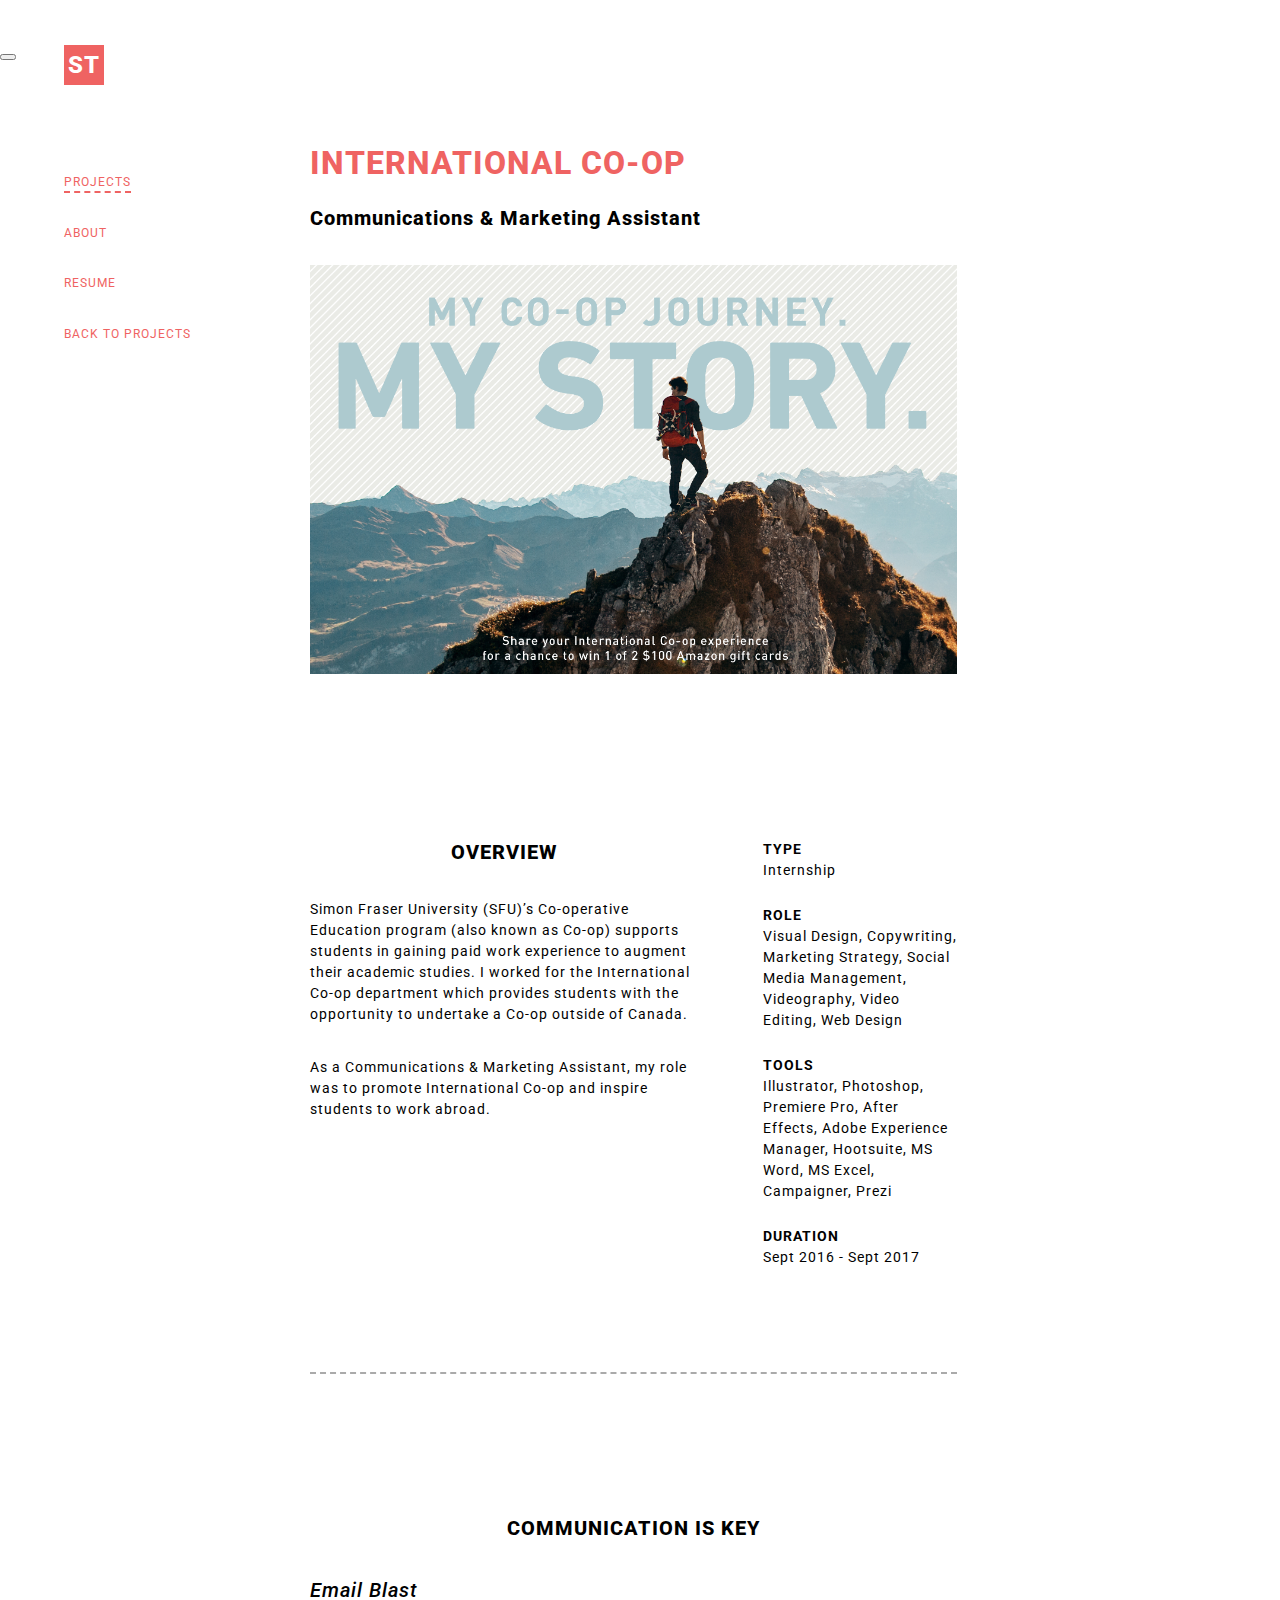
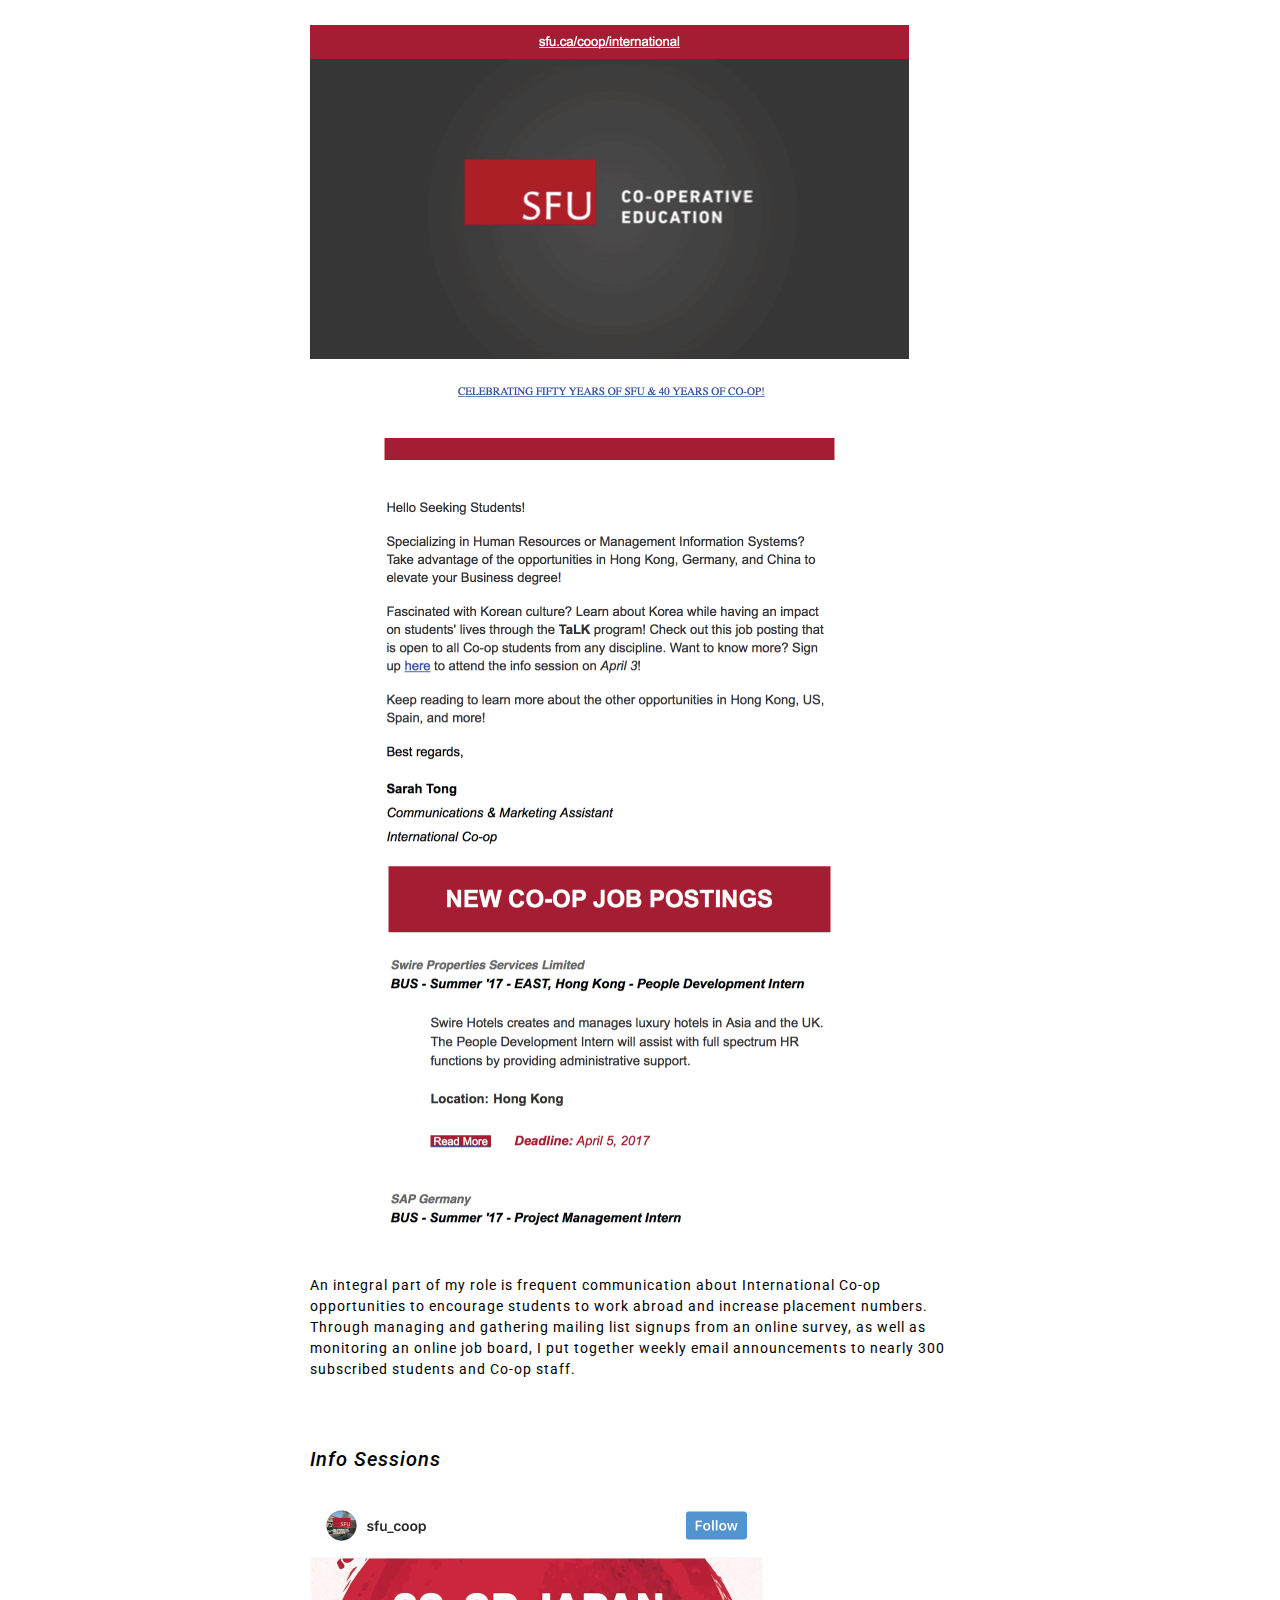
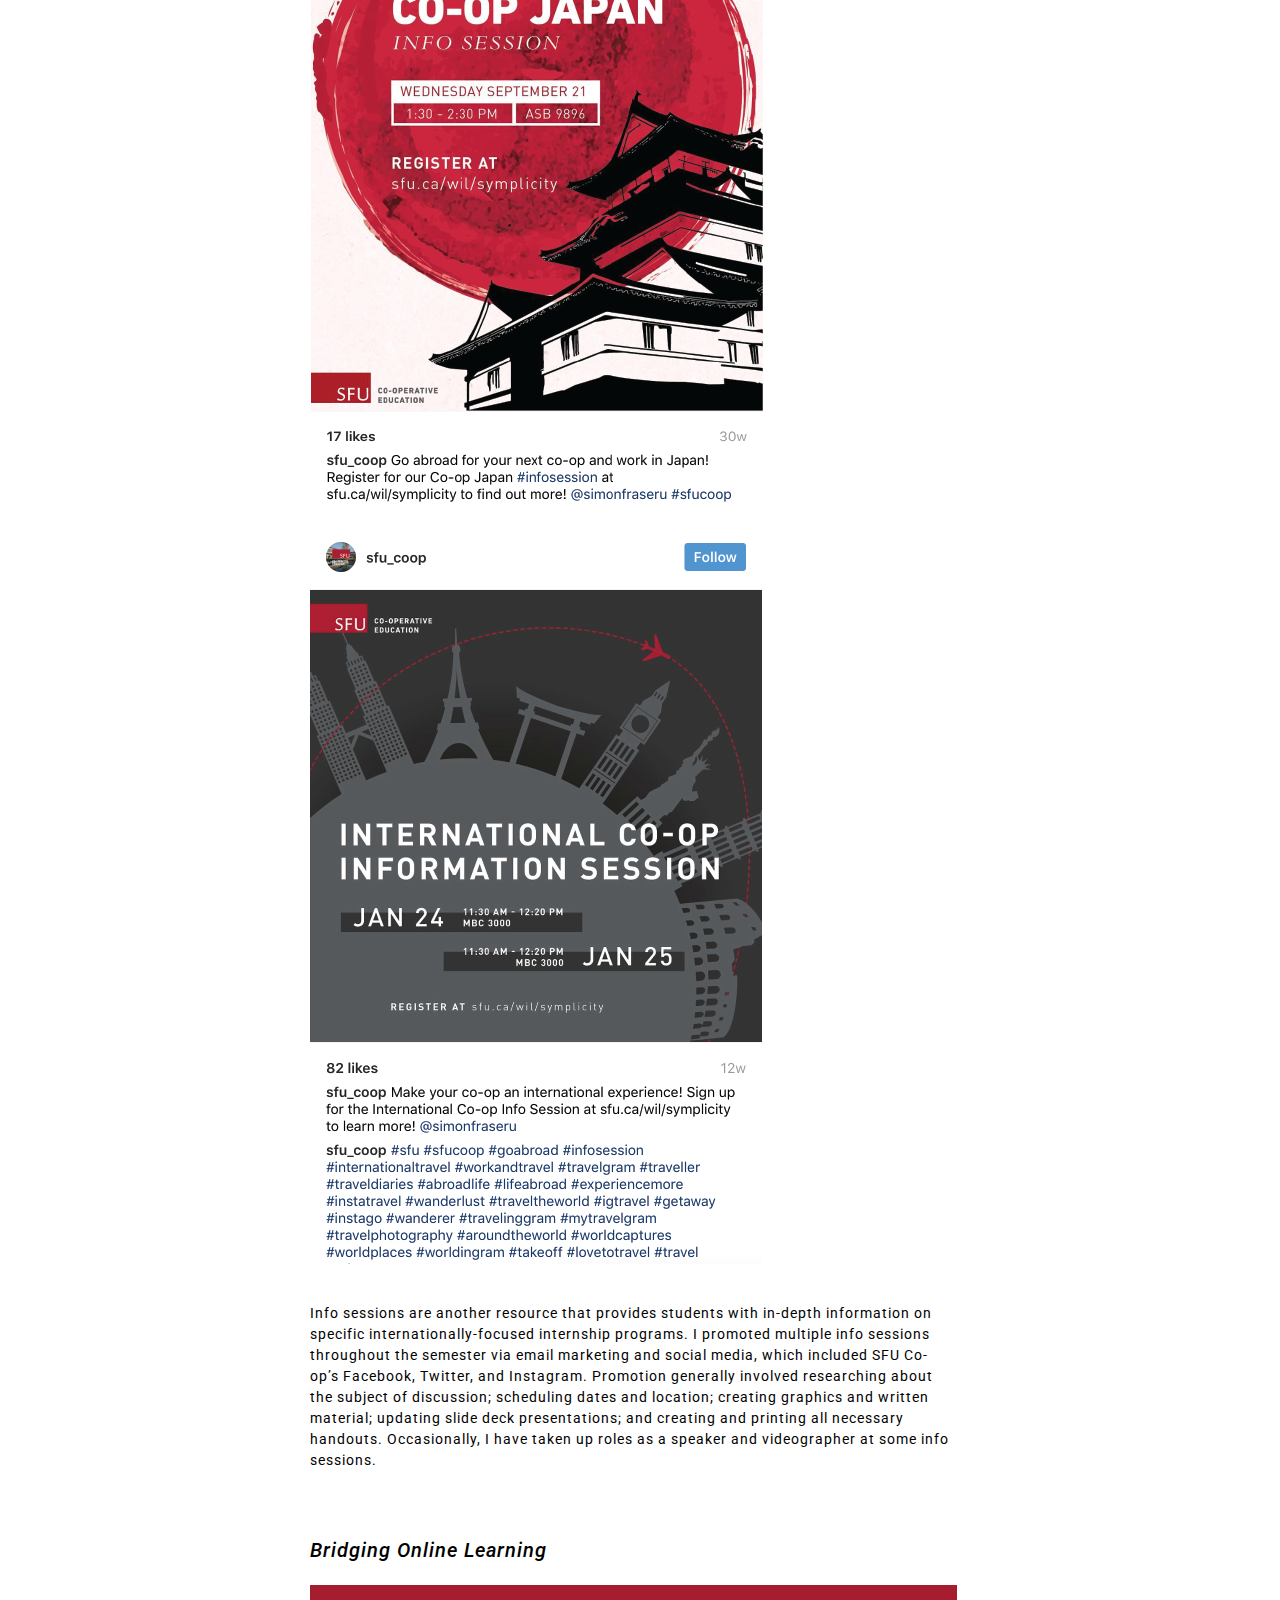
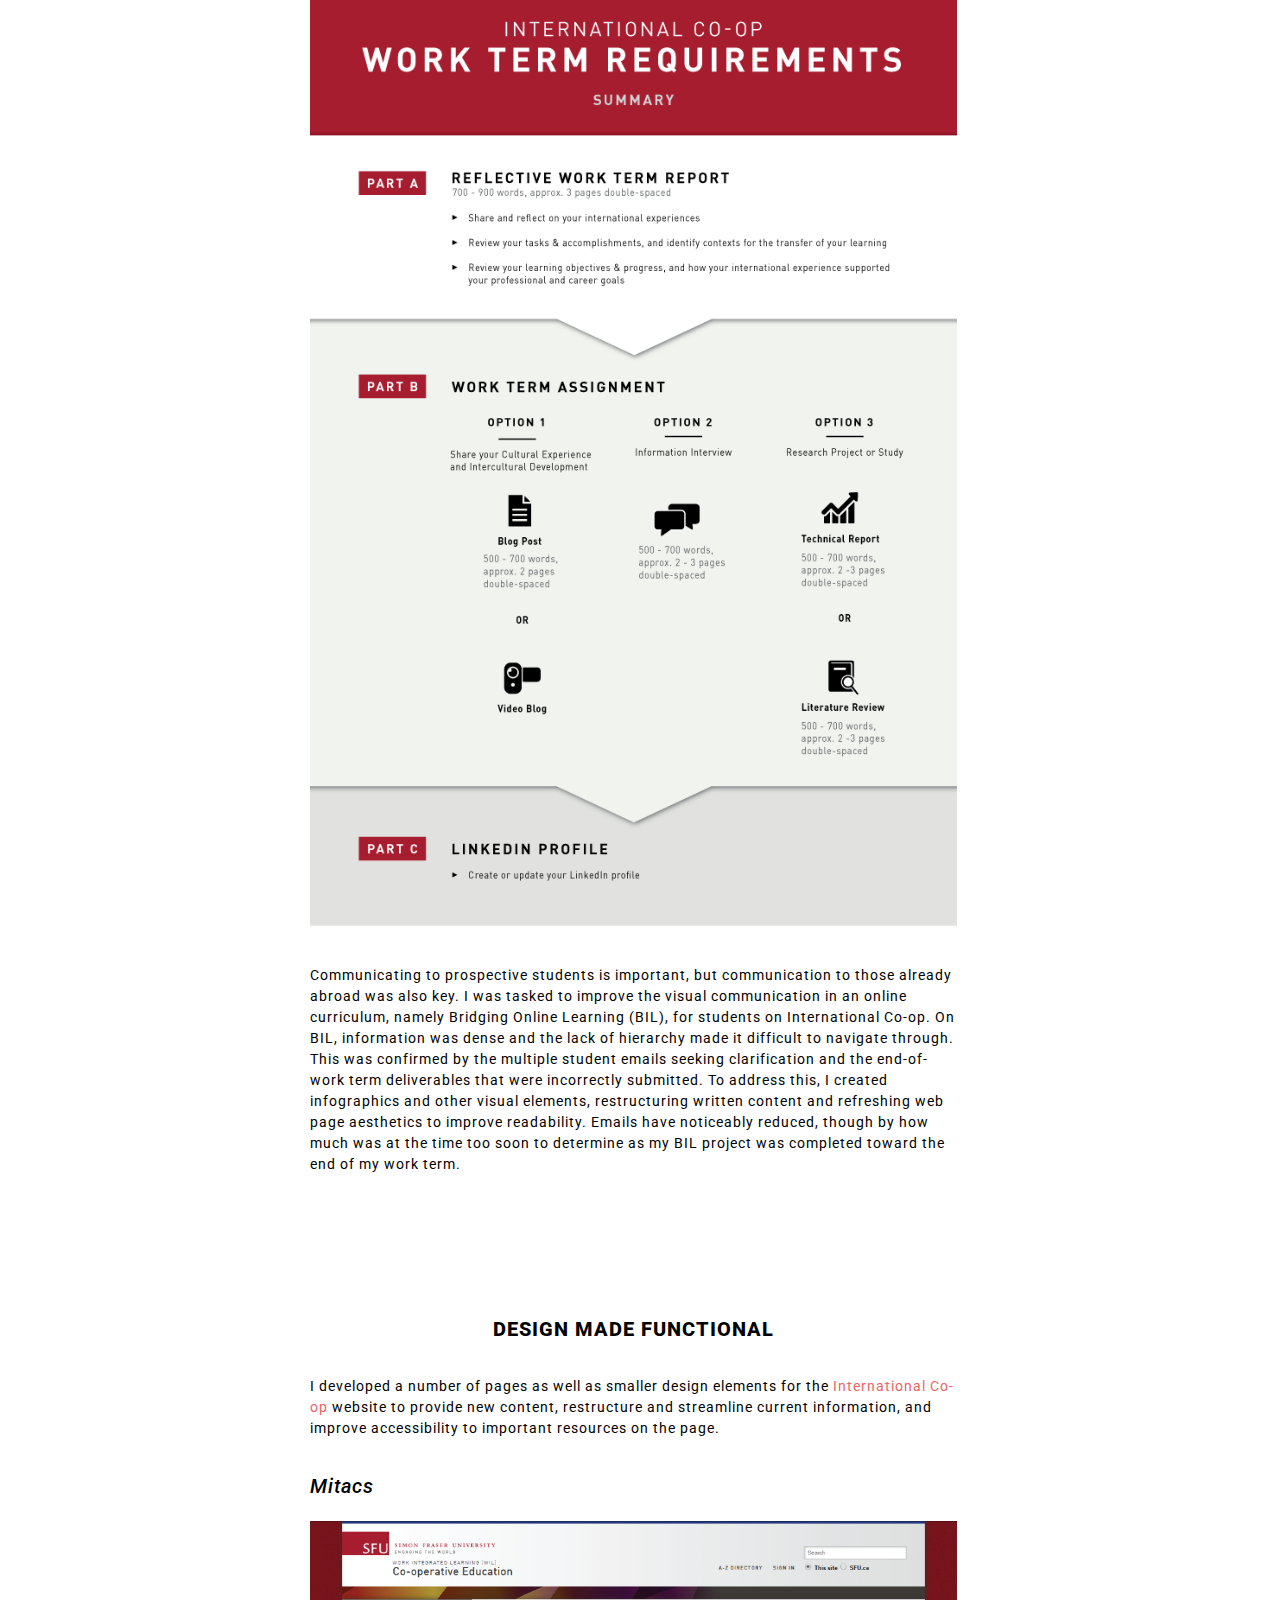
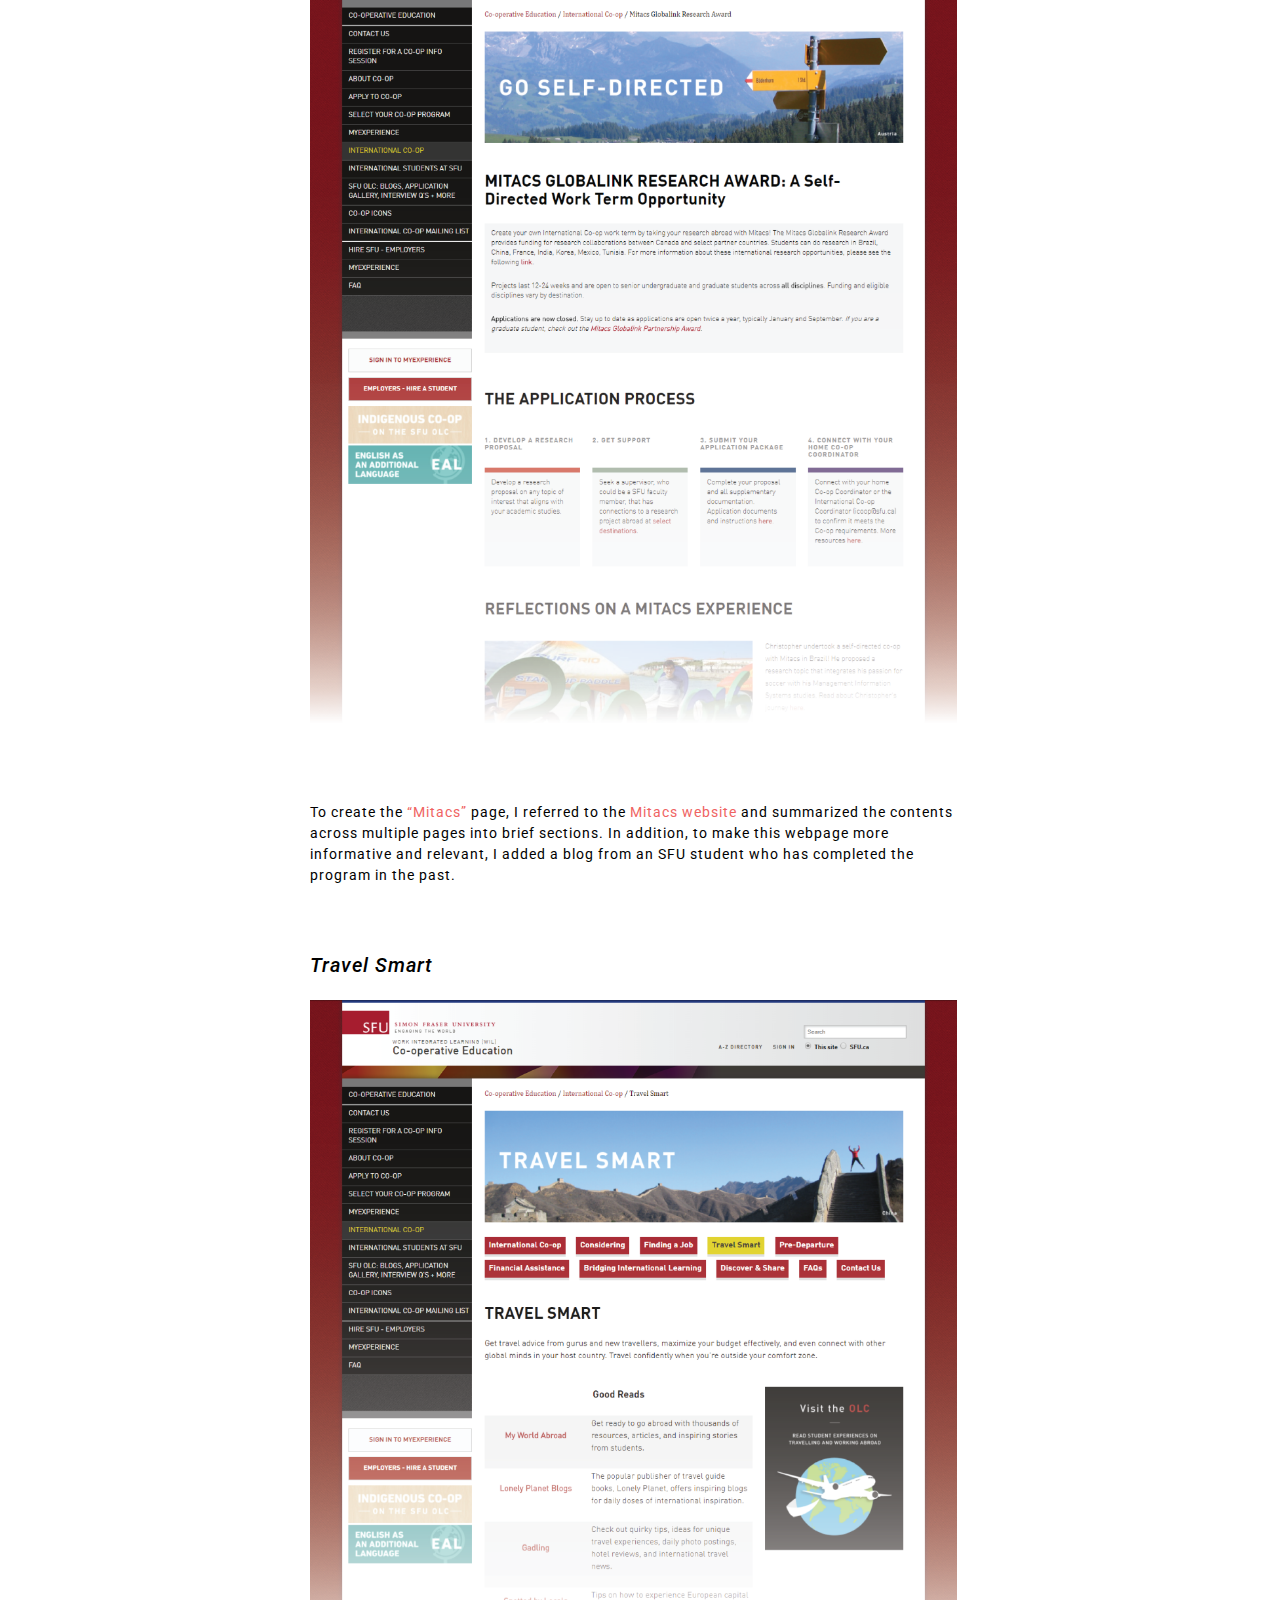
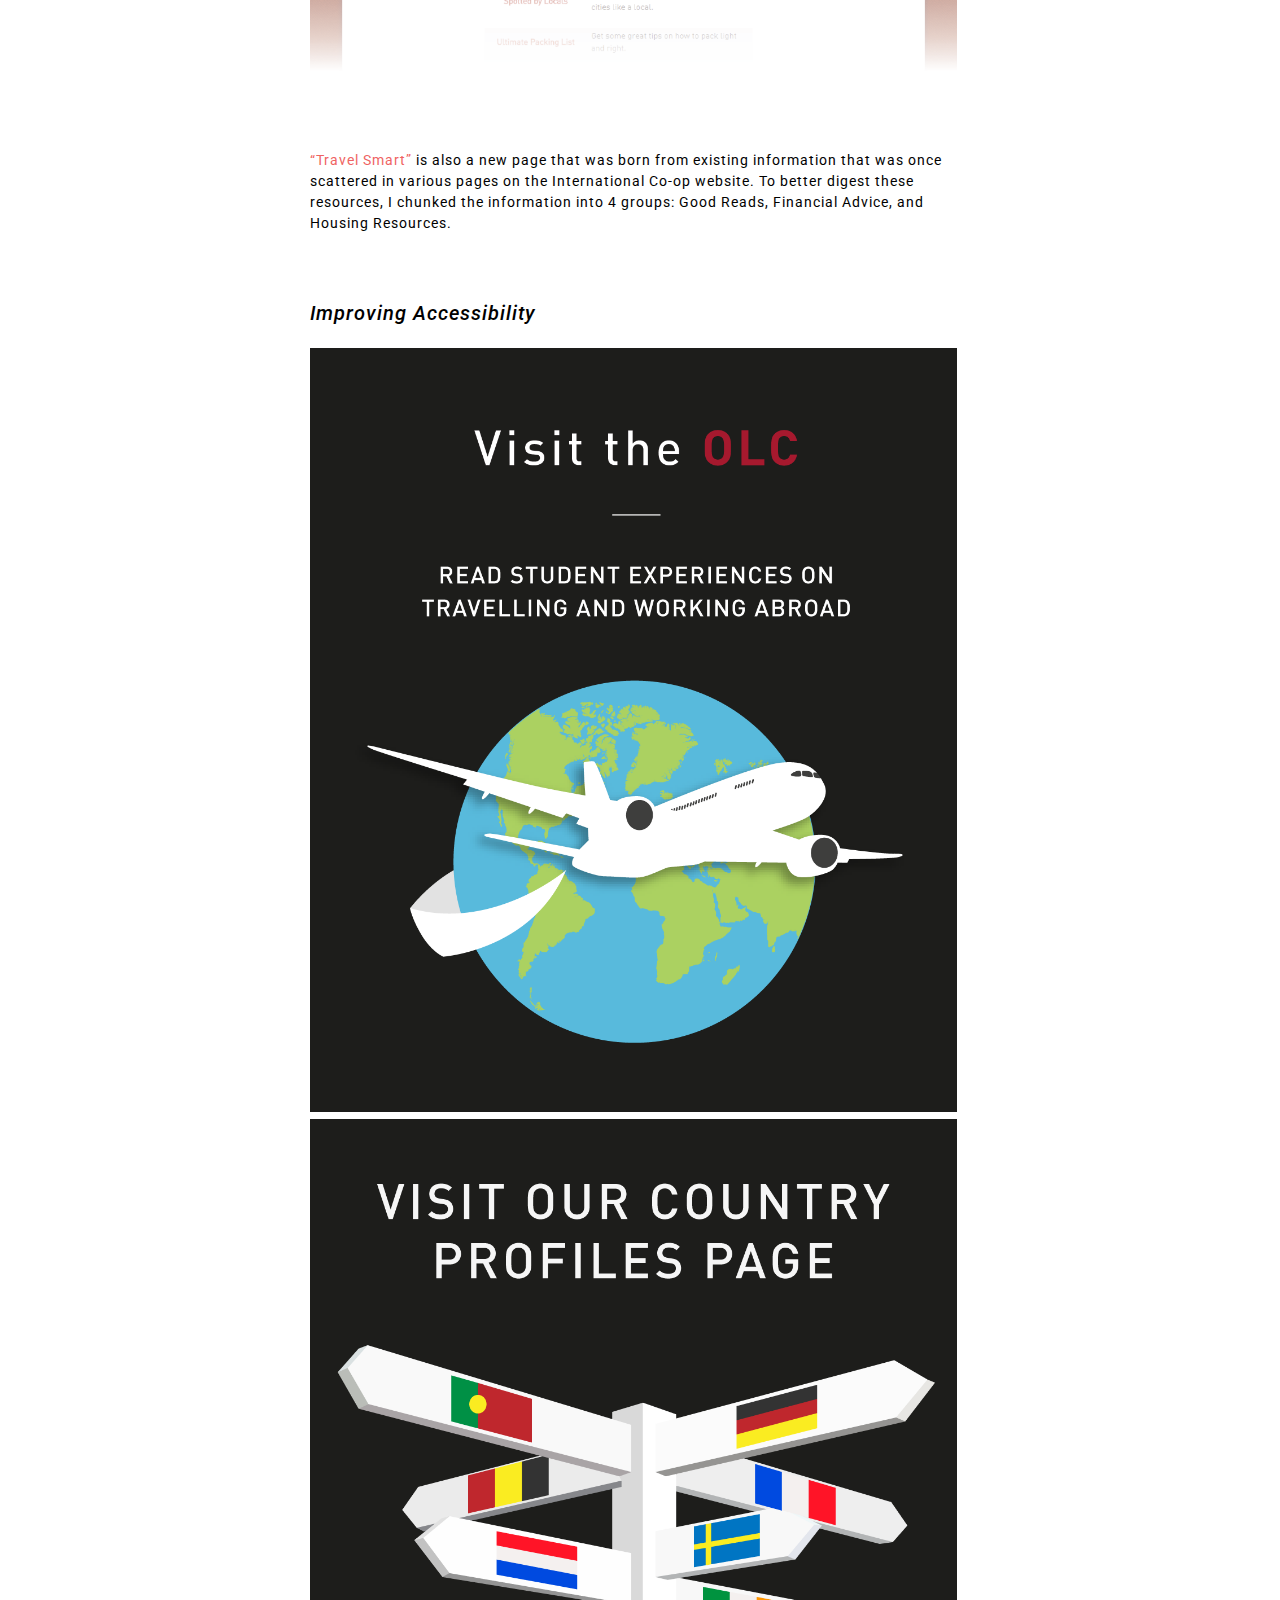
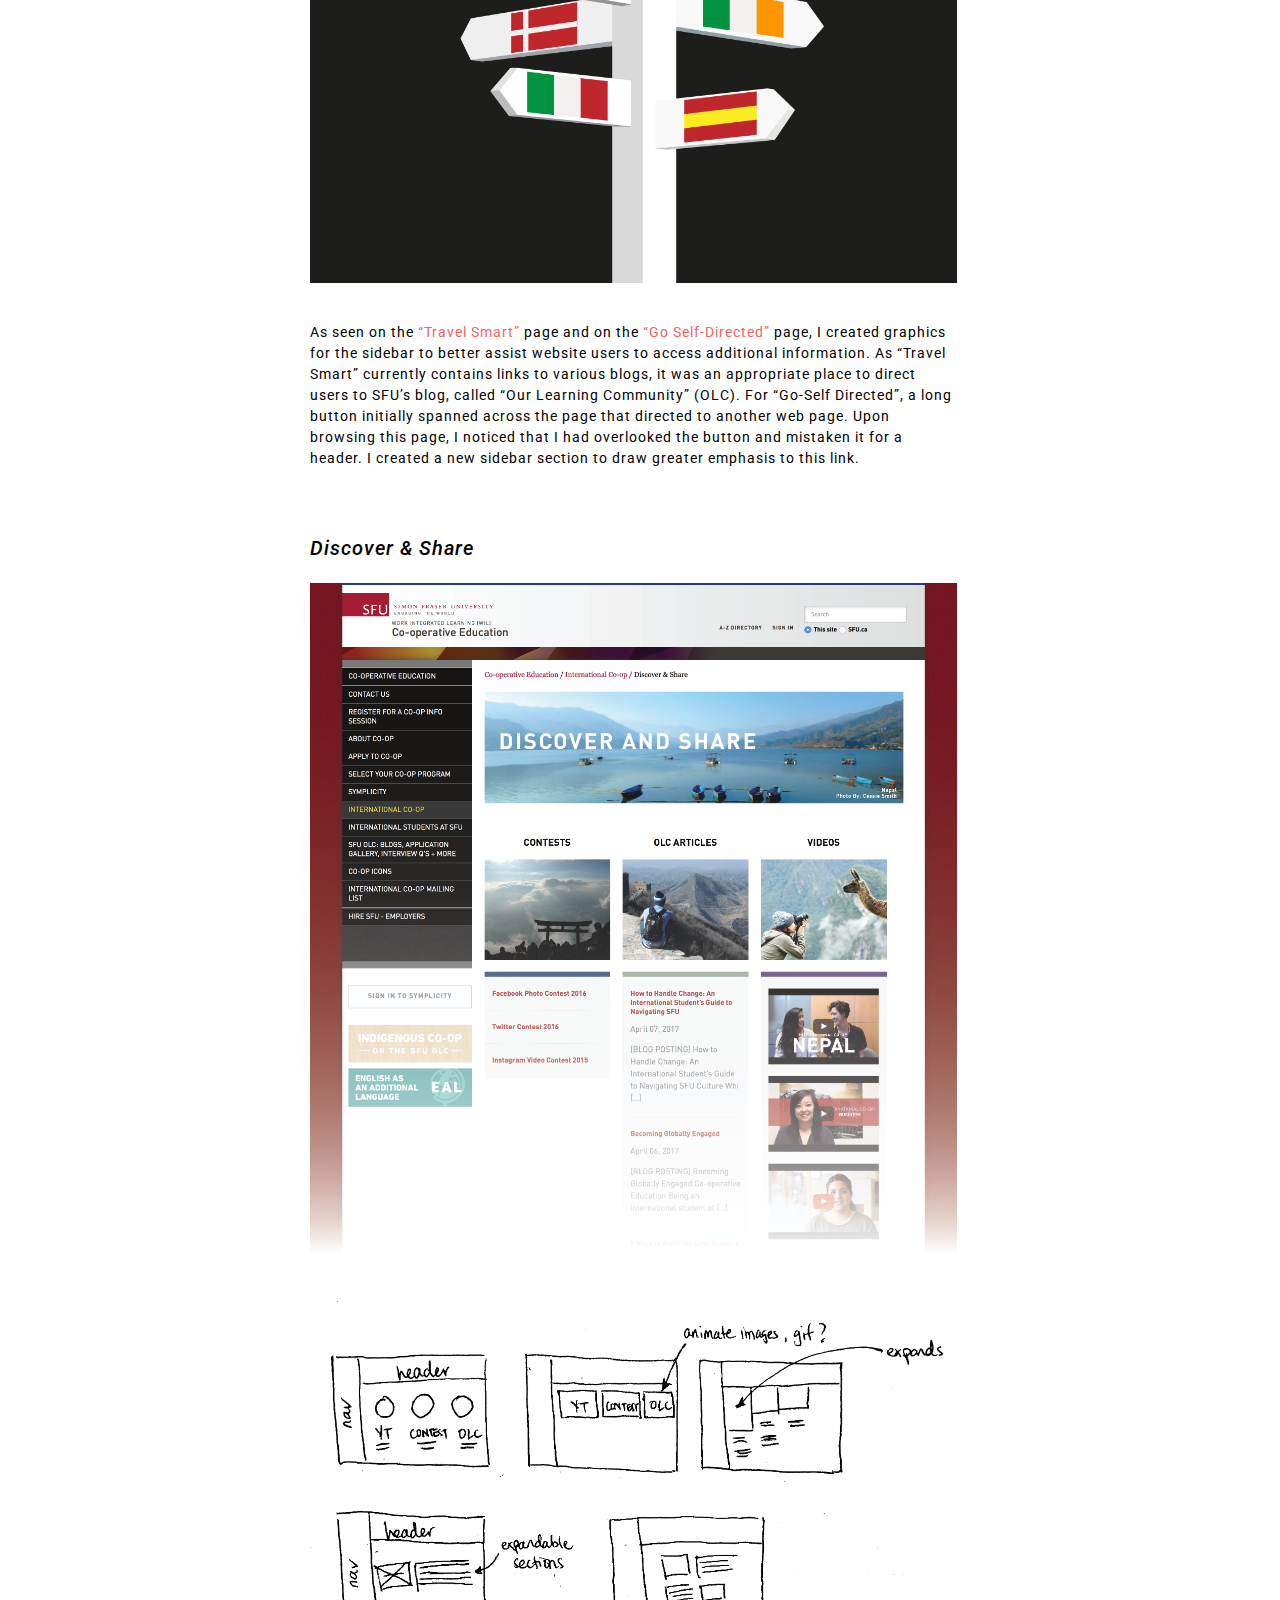
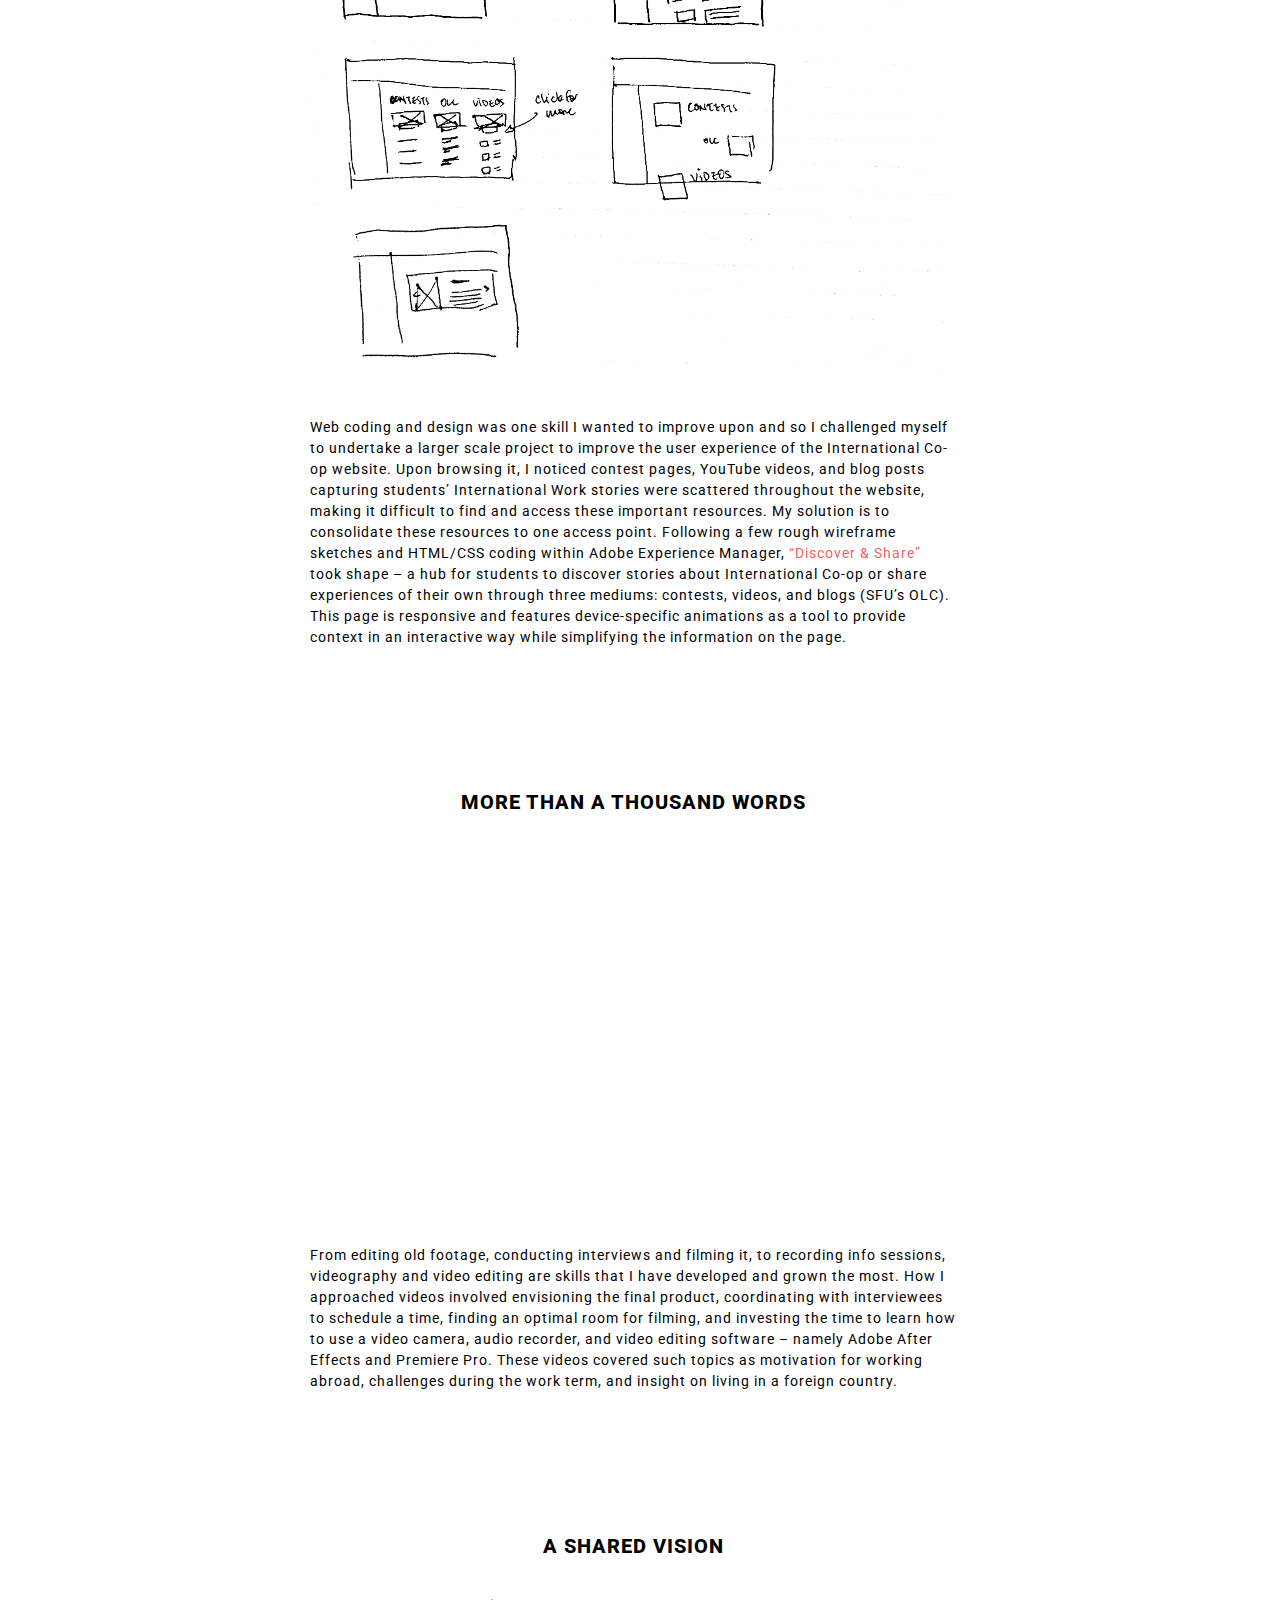
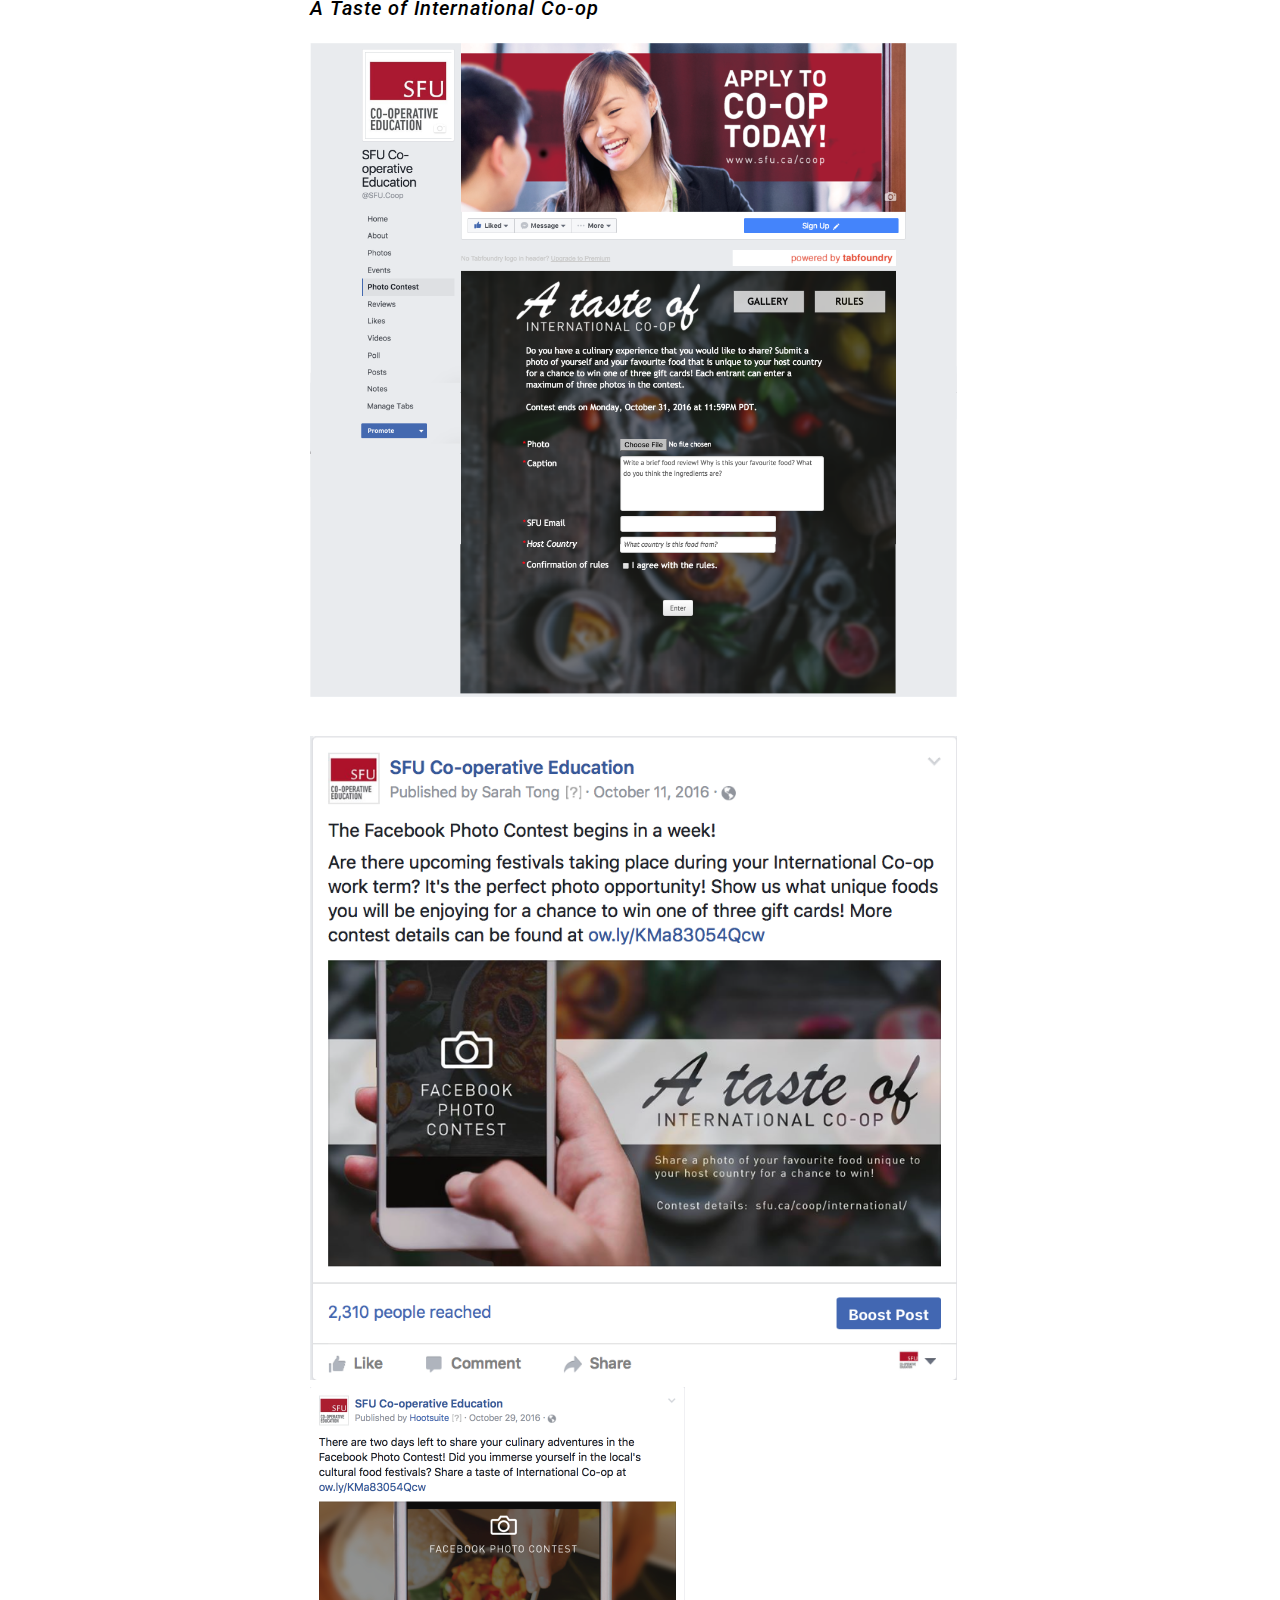
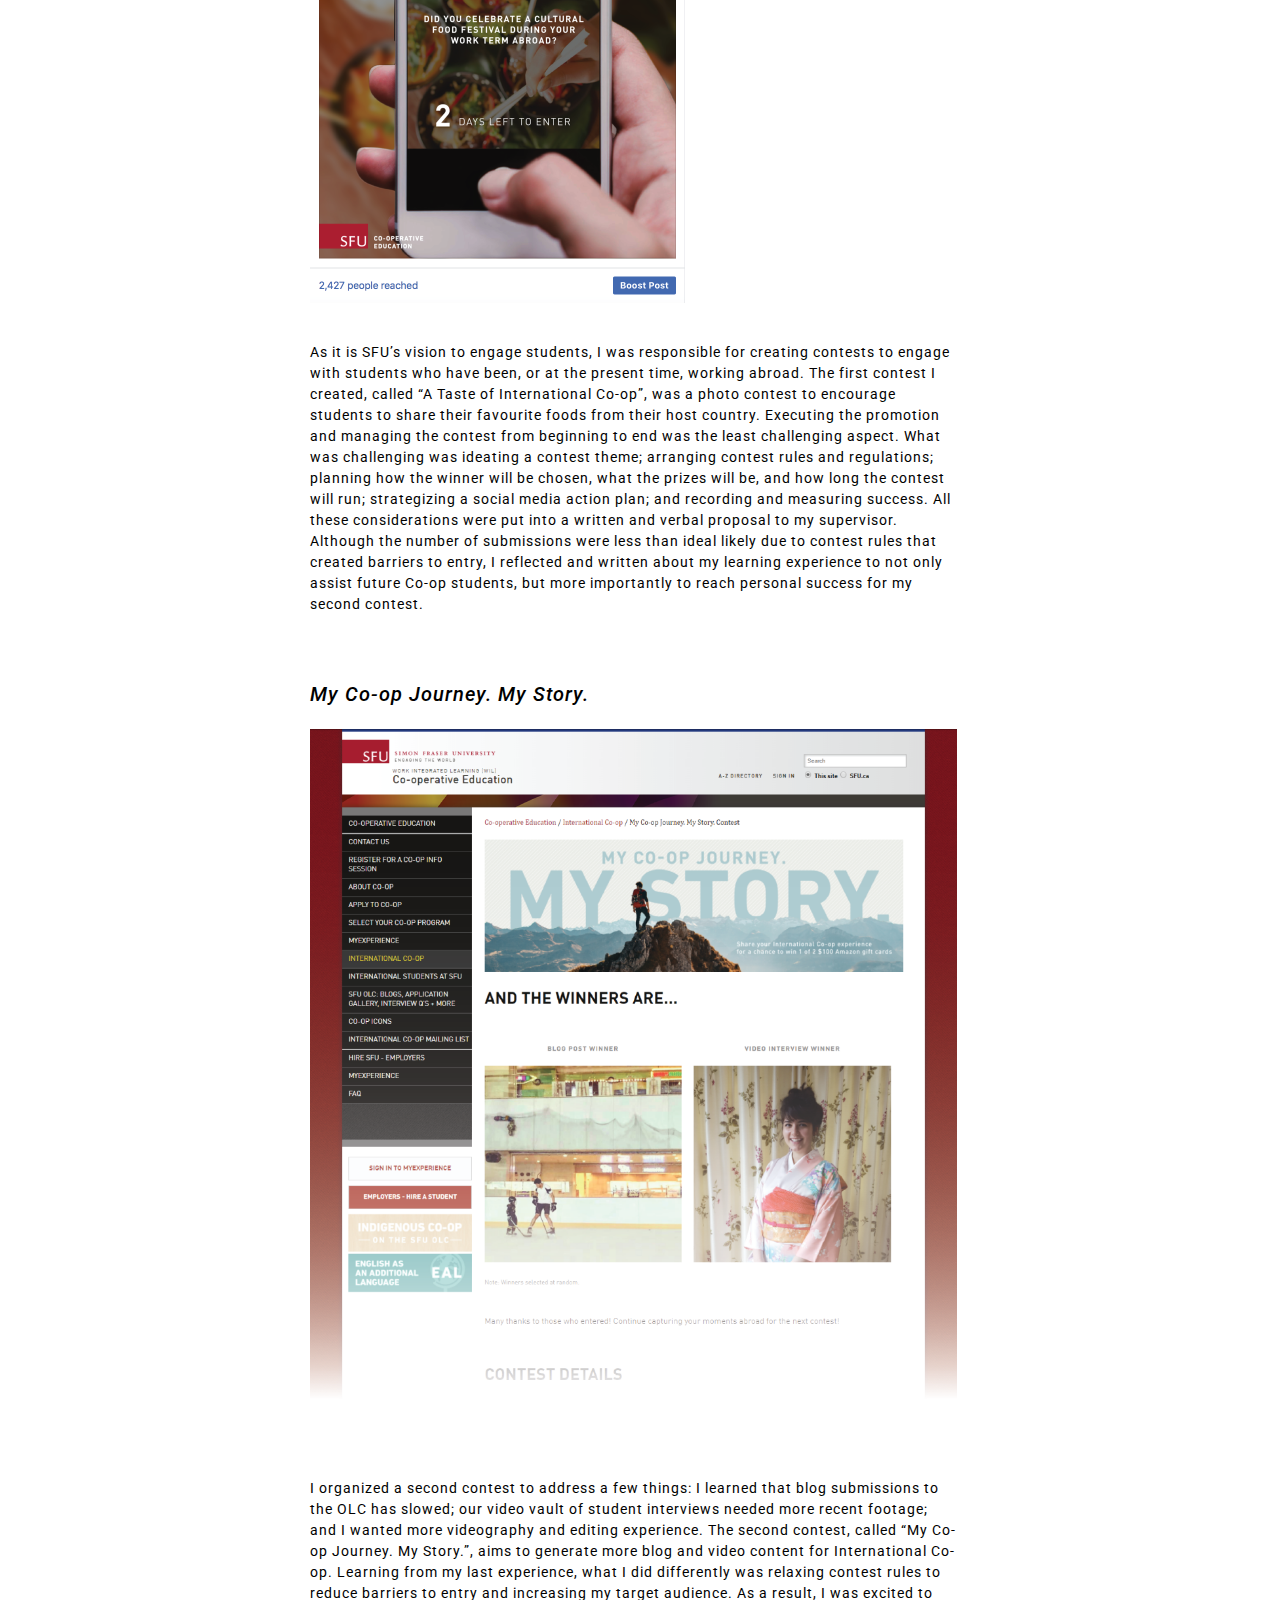
<file: pub_html/Intl-Coop.html>
<!DOCTYPE html>
<html lang="en">
  <head>
    <meta name="viewport" content="width=device-width, initial-scale=1">
    <meta charset="utf-8">
    <title>Sarah Tong – UX Designer – Portfolio</title>
    <link rel="stylesheet" href="css/main.css">
    <link rel="stylesheet" href="css/normalize.css">
    <link rel="stylesheet" href="https://fonts.googleapis.com/css?family=Roboto:100,100i,300,300i,400,400i,500,500i,700,700i,900,900i">
  </head>
  <body>
    <div class="grid-wrapper">
      <div class="nav-wrapper">
        <div class="logo"><a href="index.html">ST</a></div>
        <button class="mobile-nav"><span></span><span></span><span></span></button>
        <nav class="main-nav">
          <ul>
            <li> <a class="button-nav active" href="index.html">Projects</a></li>
            <li><a class="button-nav" href="about.html">About</a></li>
            <li><a class="button-nav" target="_blank" href="http://www.sarahtong.me/Portfolio%20Links/Resume-BandW-SarahTong.pdf">Resume</a></li>
            <li class="back-desktop"><a class="button-nav" href="index.html">back to projects</a></li>
          </ul>
        </nav>
      </div>
      <div class="main-content-wrapper">
        <section class="introduction">
          <div class="content-wrapper">
            <h1>International Co-op</h1>
            <p class="brief-description">Communications &amp; Marketing Assistant</p>
            <div class="img-wrapper"><img src="img/Intl-Coop/Website_Carousel.png"></div>
          </div>
        </section>
        <section class="overview"> 
          <div class="content-wrapper flex-content-wrapper">
            <div class="left-side">
              <h2>Overview</h2>
              <p>Simon Fraser University (SFU)’s Co-operative Education program (also known as Co-op) supports students in gaining paid work experience to augment their academic studies. I worked for the International Co-op department which provides students with the opportunity to undertake a Co-op outside of Canada. </p>
              <p>As a Communications &amp; Marketing Assistant, my role was to promote International Co-op and inspire students to work abroad.</p>
            </div>
            <div class="right-side">
              <h4>Type</h4>
              <p>Internship</p>
              <h4>Role</h4>
              <p>Visual Design, Copywriting, Marketing Strategy, Social Media Management, Videography, Video Editing, Web Design</p>
              <h4>Tools</h4>
              <p>Illustrator, Photoshop, Premiere Pro, After Effects, Adobe Experience Manager, Hootsuite, MS Word, MS Excel, Campaigner, Prezi</p>
              <h4>Duration</h4>
              <p>Sept 2016 - Sept 2017</p>
            </div>
          </div>
        </section>
        <section>
          <div class="content-wrapper">
            <h2>Communication is Key</h2>
            <div class="subsection">
              <h3>Email Blast</h3>
              <div class="img-wrapper"><img src="img/Intl-Coop/emailblast-01.png"></div>
              <p>An integral part of my role is frequent communication about International Co-op opportunities to encourage students to work abroad and increase placement numbers. Through managing and gathering mailing list signups from an online survey, as well as monitoring an online job board, I put together weekly email announcements to nearly 300 subscribed students and Co-op staff.                </p>
            </div>
            <div class="subsection">
              <h3>Info Sessions</h3>
              <div class="img-wrapper flex-img-wrapper "><img src="img/Intl-Coop/infosessionpromo_Co-op%20Japan.png"><img src="img/Intl-Coop/infosessionpromo_Intl%20Co-op.png"></div>
              <p>Info sessions are another resource that provides students with in-depth information on specific internationally-focused internship programs. I promoted multiple info sessions throughout the semester via email marketing and social media, which included SFU Co-op’s Facebook, Twitter, and Instagram. Promotion generally involved researching about the subject of discussion; scheduling dates and location; creating graphics and written material; updating slide deck presentations; and creating and printing all necessary handouts. Occasionally, I have taken up roles as a speaker and videographer at some info sessions.</p>
            </div>
            <div class="subsection">
              <h3>Bridging Online Learning</h3>
              <div class="img-wrapper"><img src="img/Intl-Coop/BIL%20Infographic%20-%20Fall%202016_Work%20Term%20Requirements.png"></div>
              <p>Communicating to prospective students is important, but communication to those already abroad was also key. I was tasked to improve the visual communication in an online curriculum, namely Bridging Online Learning (BIL), for students on International Co-op. On BIL, information was dense and the lack of hierarchy made it difficult to navigate through. This was confirmed by the multiple student emails seeking clarification and the end-of-work term deliverables that were incorrectly submitted. To address this, I created infographics and other visual elements, restructuring written content and refreshing web page aesthetics to improve readability. Emails have noticeably reduced, though by how much was at the time too soon to determine as my BIL project was completed toward the end of my work term.  </p>
            </div>
          </div>
        </section>
        <section>
          <div class="content-wrapper">
            <h2>Design Made Functional</h2>
            <p>
               I developed a number of pages as well as smaller design elements for the <a class="in-text-link" href="https://www.sfu.ca/coop/international/home.html">International Co-op</a> website to provide new content, restructure and streamline current information, and improve accessibility to important resources on the page.</p>
            <div class="subsection">
              <h3>Mitacs</h3>
              <div class="img-wrapper"><img src="img/Intl-Coop/mitacs-screenshot.png"></div>
              <p>
                 To create the <a class="in-text-link" href="https://www.sfu.ca/coop/international/mitacs-research-award/">“Mitacs”</a> page, I referred to the <a class="in-text-link" href="https://www.mitacs.ca/en/programs/globalink/globalink-research-award?utm_source=Mitacs+Calls+for+Proposals&amp;utm_campaign=16a8636c83-Mitacs-GRA-Call-ENG-Jan312017&amp;utm_medium=email&amp;utm_term=0_4fbc5a07d9-16a8636c83-121210085">Mitacs website</a> and summarized the contents across multiple pages into brief sections. In addition, to make this webpage more informative and relevant, I added a blog from an SFU student who has completed the program in the past.</p>
            </div>
            <div class="subsection">
              <h3>Travel Smart</h3>
              <div class="img-wrapper"><img src="img/Intl-Coop/travel-smart-screenshot.png"></div>
              <p><a class="in-text-link" href="http://www.sfu.ca/coop/international/travel-smart.html">“Travel Smart”</a> is also a new page that was born from existing information that was once scattered in various pages on the International Co-op website. To better digest these resources, I chunked the information into 4 groups: Good Reads, Financial Advice, and Housing Resources.</p>
            </div>
            <div class="subsection">
              <h3>Improving Accessibility</h3>
              <div class="img-wrapper flex-img-wrapper"><img src="img/Intl-Coop/Travel%20Smart%20Banners_Side%20Banner.png"><img src="img/Intl-Coop/Country%20Profiles%20Side%20Banner-01.png"></div>
              <p>
                 As seen on the <a class="in-text-link" href="http://www.sfu.ca/coop/international/travel-smart.html">“Travel Smart”</a> page and on the <a class="in-text-link" href="http://www.sfu.ca/coop/international/go-self-directed.html">“Go Self-Directed”</a> page, I created graphics for the sidebar to better assist website users to access additional information. As “Travel Smart” currently contains links to various blogs, it was an appropriate place to direct users to SFU’s blog, called “Our Learning Community” (OLC). For “Go-Self Directed”, a long button initially spanned across the page that directed to another web page. Upon browsing this page, I noticed that I had overlooked the button and mistaken it for a header. I created a new sidebar section to draw greater emphasis to this link.              </p>
            </div>
            <div class="subsection">
              <h3>Discover &amp; Share</h3>
              <div class="img-wrapper flex-img-wrapper"><img src="img/Intl-Coop/discover&amp;share-01.png"><img src="img/Intl-Coop/Wireframes.png"></div>
              <p>Web coding and design was one skill I wanted to improve upon and so I challenged myself to undertake a larger scale project to improve the user experience of the International Co-op website. Upon browsing it, I noticed contest pages, YouTube videos, and blog posts capturing students’ International Work stories were scattered throughout the website, making it difficult to find and access these important resources. My solution is to consolidate these resources to one access point. Following a few rough wireframe sketches and HTML/CSS coding within Adobe Experience Manager, <a class="in-text-link" href="https://www.sfu.ca/coop/international/discover-and-share.html">“Discover &amp; Share”</a> took shape – a hub for students to discover stories about International Co-op or share experiences of their own through three mediums: contests, videos, and blogs (SFU’s OLC). This page is responsive and features device-specific animations as a tool to provide context in an interactive way while simplifying the information on the page.</p>
            </div>
          </div>
        </section>
        <section>
          <div class="content-wrapper">
            <h2>More than a thousand words</h2>
            <div class="video-wrapper">
              <iframe src="https://www.youtube.com/embed/jfSq5ik4pGM?rel=0&amp;amp;showinfo=0" frameborder="0" allow="autoplay; encrypted-media" allowfullscreen=""></iframe>
            </div>
            <p>From editing old footage, conducting interviews and filming it, to recording info sessions, videography and video editing are skills that I have developed and grown the most. How I approached videos involved envisioning the final product, coordinating with interviewees to schedule a time, finding an optimal room for filming, and investing the time to learn how to use a video camera, audio recorder, and video editing software – namely Adobe After Effects and Premiere Pro. These videos covered such topics as motivation for working abroad, challenges during the work term, and insight on living in a foreign country.</p>
          </div>
        </section>
        <section>
          <div class="content-wrapper">
            <h2>A Shared Vision</h2>
            <div class="subsection">
              <h3>A Taste of International Co-op</h3>
              <div class="img-wrapper"><img src="img/Intl-Coop/ContestPage-TasteOfIntlCoop.png"></div>
              <div class="img-wrapper flex-img-wrapper"><img src="img/Intl-Coop/FBPhotoContestPromo-2.png"><img src="img/Intl-Coop/FBPhotoContest_countdown.png"></div>
              <p>As it is SFU’s vision to engage students, I was responsible for creating contests to engage with students who have been, or at the present time, working abroad. The first contest I created, called “A Taste of International Co-op”, was a photo contest to encourage students to share their favourite foods from their host country. Executing the promotion and managing the contest from beginning to end was the least challenging aspect. What was challenging was ideating a contest theme; arranging contest rules and regulations; planning how the winner will be chosen, what the prizes will be, and how long the contest will run; strategizing a social media action plan; and recording and measuring success. All these considerations were put into a written and verbal proposal to my supervisor. Although the number of submissions were less than ideal likely due to contest rules that created barriers to entry, I reflected and written about my learning experience to not only assist future Co-op students, but more importantly to reach personal success for my second contest.</p>
              <div class="subsection">
                <h3>My Co-op Journey. My Story.</h3>
                <div class="img-wrapper"><img src="img/Intl-Coop/ContestPage-MyCoopStory.png"></div>
                <p>I organized a second contest to address a few things: I learned that blog submissions to the OLC has slowed; our video vault of student interviews needed more recent footage; and I wanted more videography and editing experience. The second contest, called “My Co-op Journey. My Story.”, aims to generate more blog and video content for International Co-op. Learning from my last experience, what I did differently was relaxing contest rules to reduce barriers to entry and increasing my target audience. As a result, I was excited to see that submissions have increased by more than two-fold. In hopes of improving success for future Co-op students, I have written out my reflections once again.</p>
              </div>
            </div>
          </div>
        </section>
        <section>
          <div class="content-wrapper">
            <h2>Reflection</h2>
            <p>I am grateful that this position has offered me a lot of creative direction and many opportunities to grow and reinforce relevant skills. From this role and the support of my supervisor, I was able to fulfill my learning objectives to learn videography, improve in video editing, organize and execute campaigns, build on my UX/UI skills, and even synthesize and analyze data. </p>
            <p>Design and marketing can at times operate in their own separate silos, as I have experienced previously having taken up both roles separately (read more about it here). As a Communications & Marketing Assistant, I was able to take command of both ends and realize the close coordination required to fulfill two goals simultaneously: the business goal to increase the number of International Co-op students, and the design goal to move students to want to go abroad. As I seek to pursue more design roles, this experience has made me more mindful of every design intent and the bigger picture behind it.</p>
          </div>
        </section>
        <footer> 
          <div class="content-wrapper">
            <p>Website coded by Sarah Tong &#169; 2018</p><a href="http://www.sfu.ca/~satong/P03:%20Portfolio/P03-Portfolio-Style-Guide/index.html">Style Guide</a>
          </div>
        </footer>
      </div>
    </div>
  </body>
  <script src="js/hamburger.js"></script>
</html>
</file>
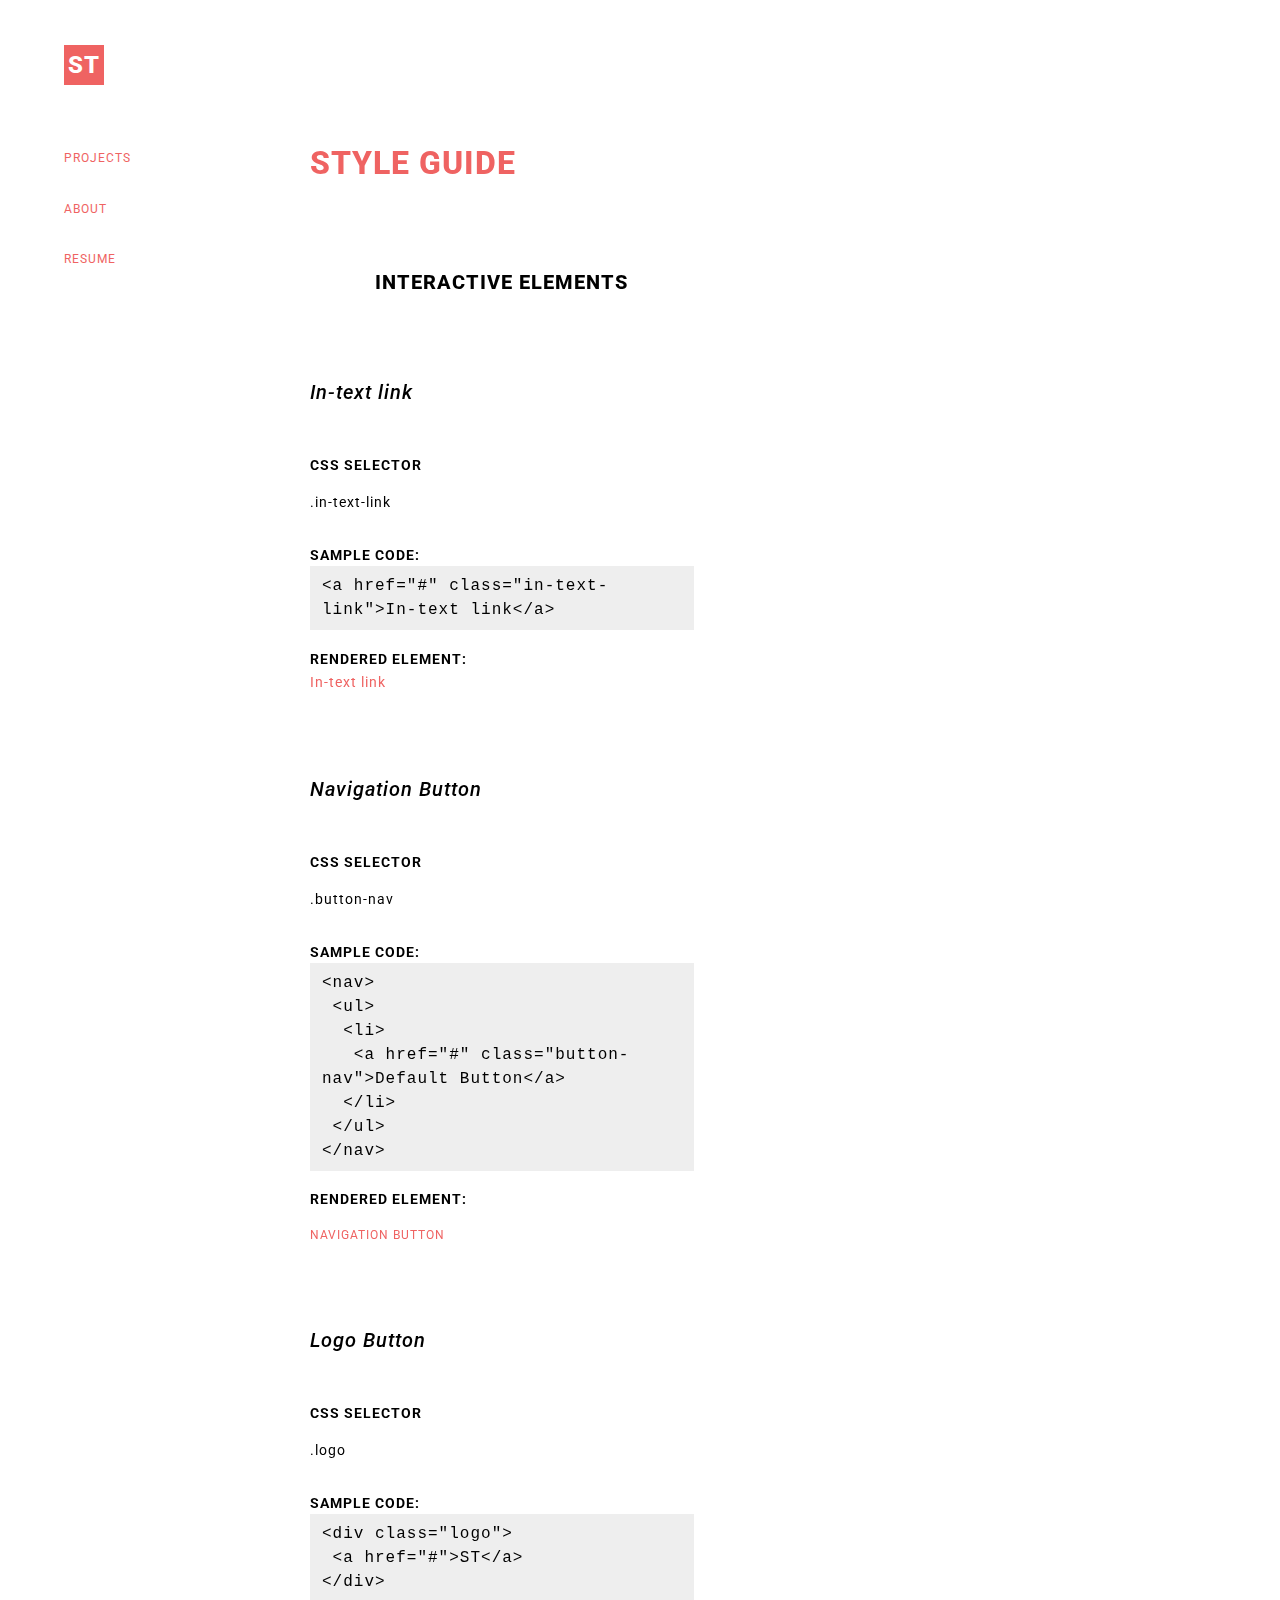
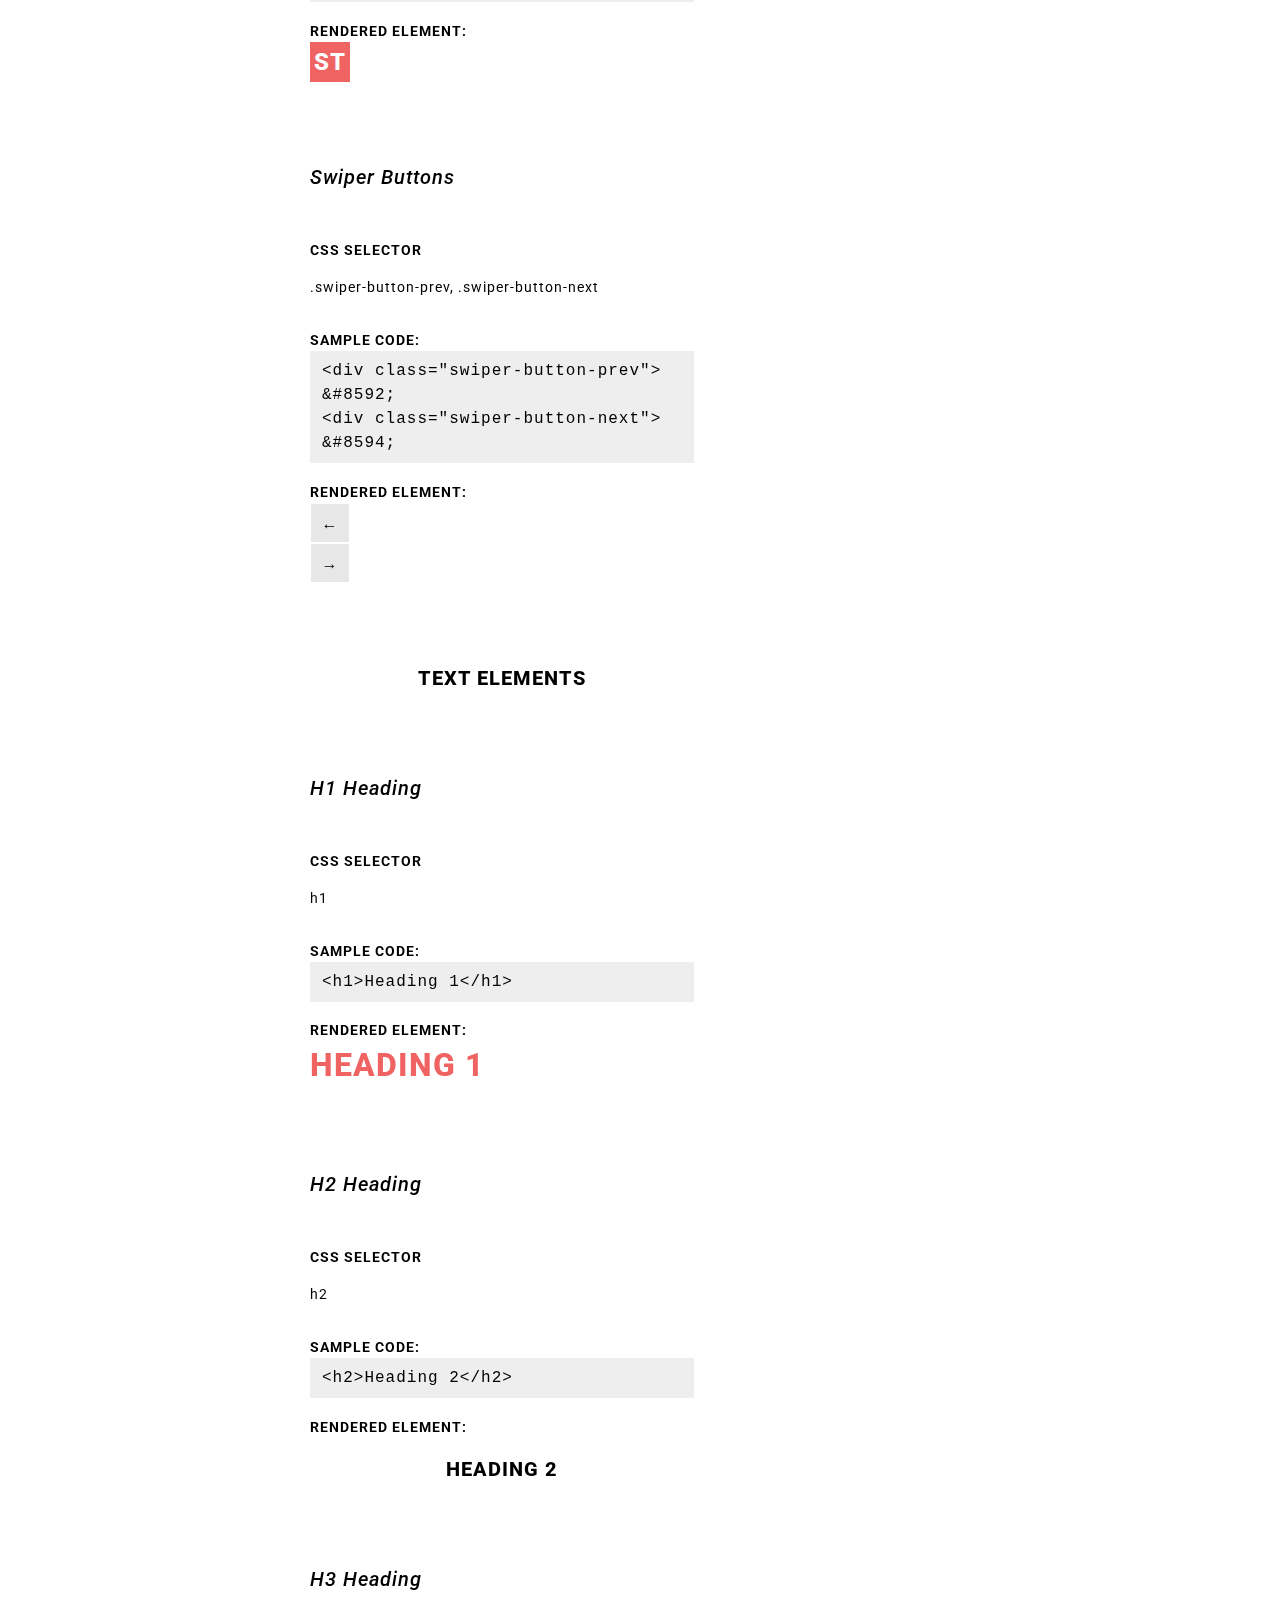
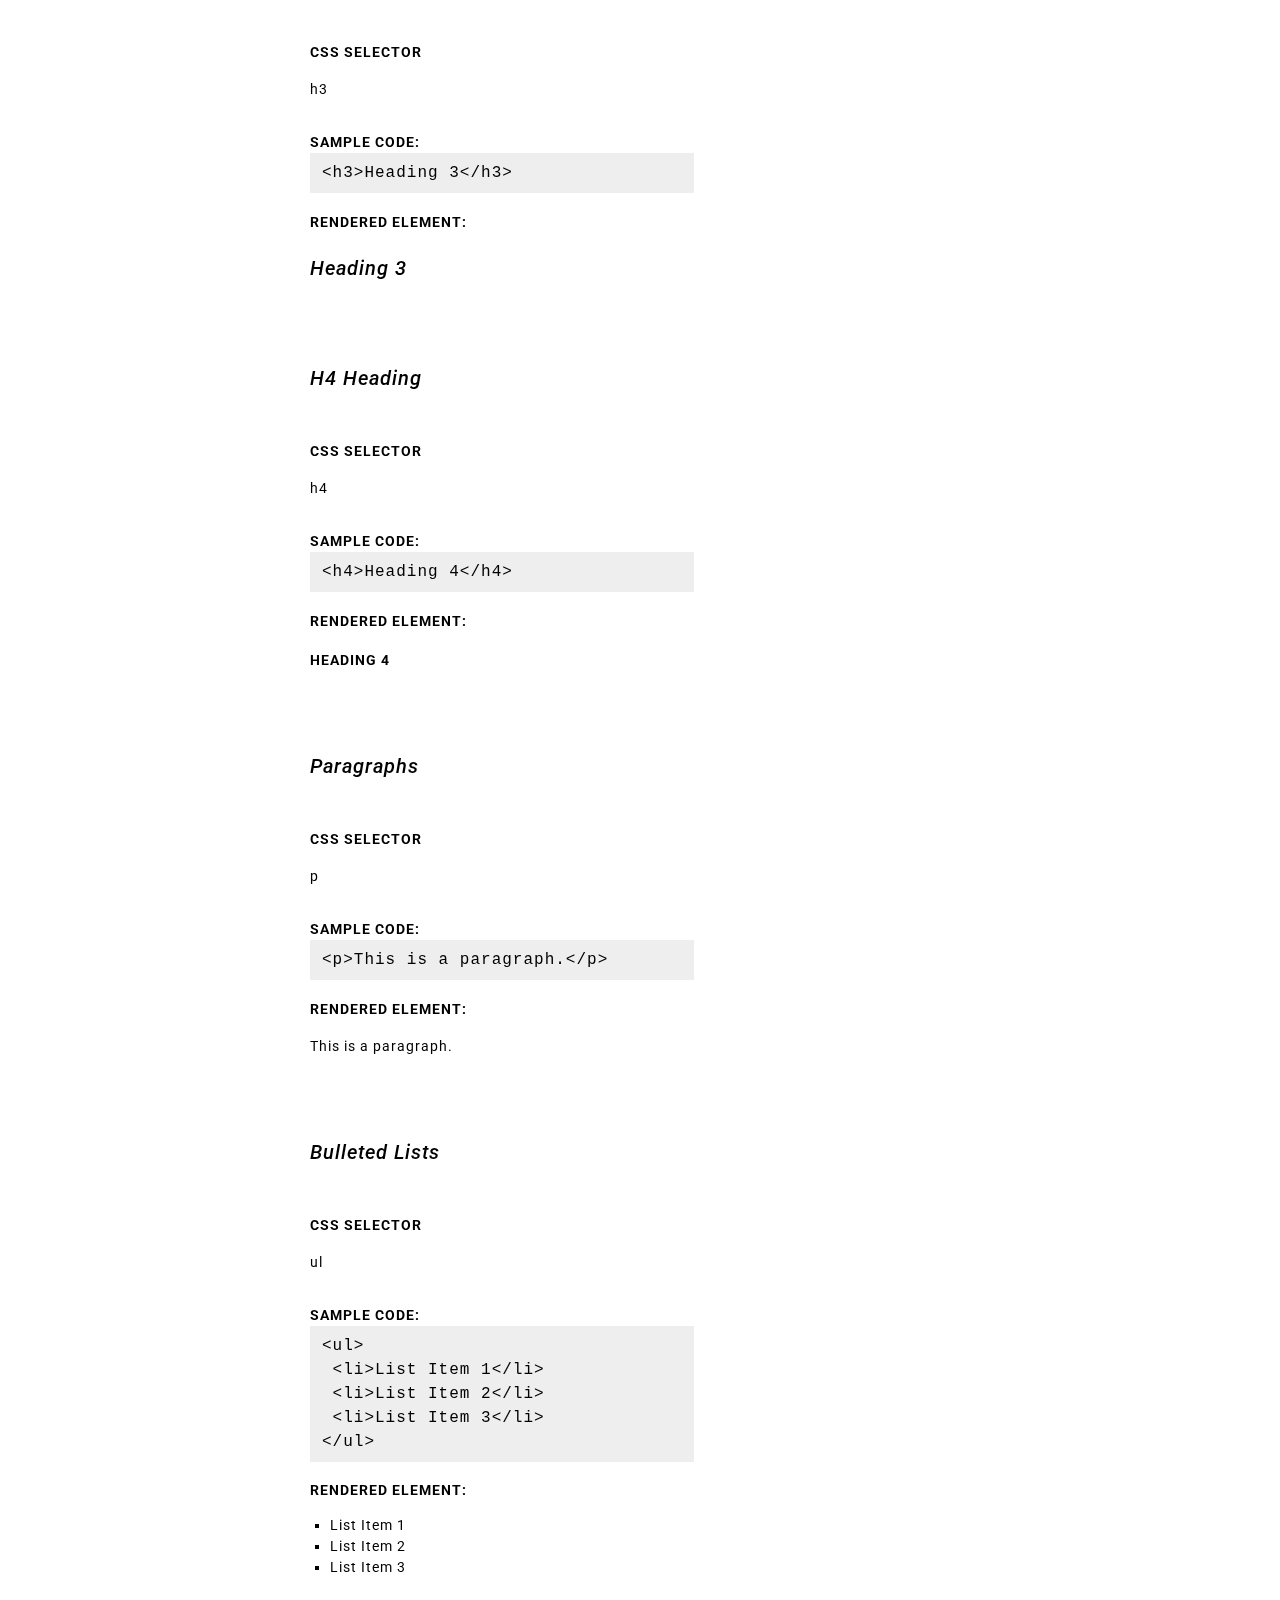
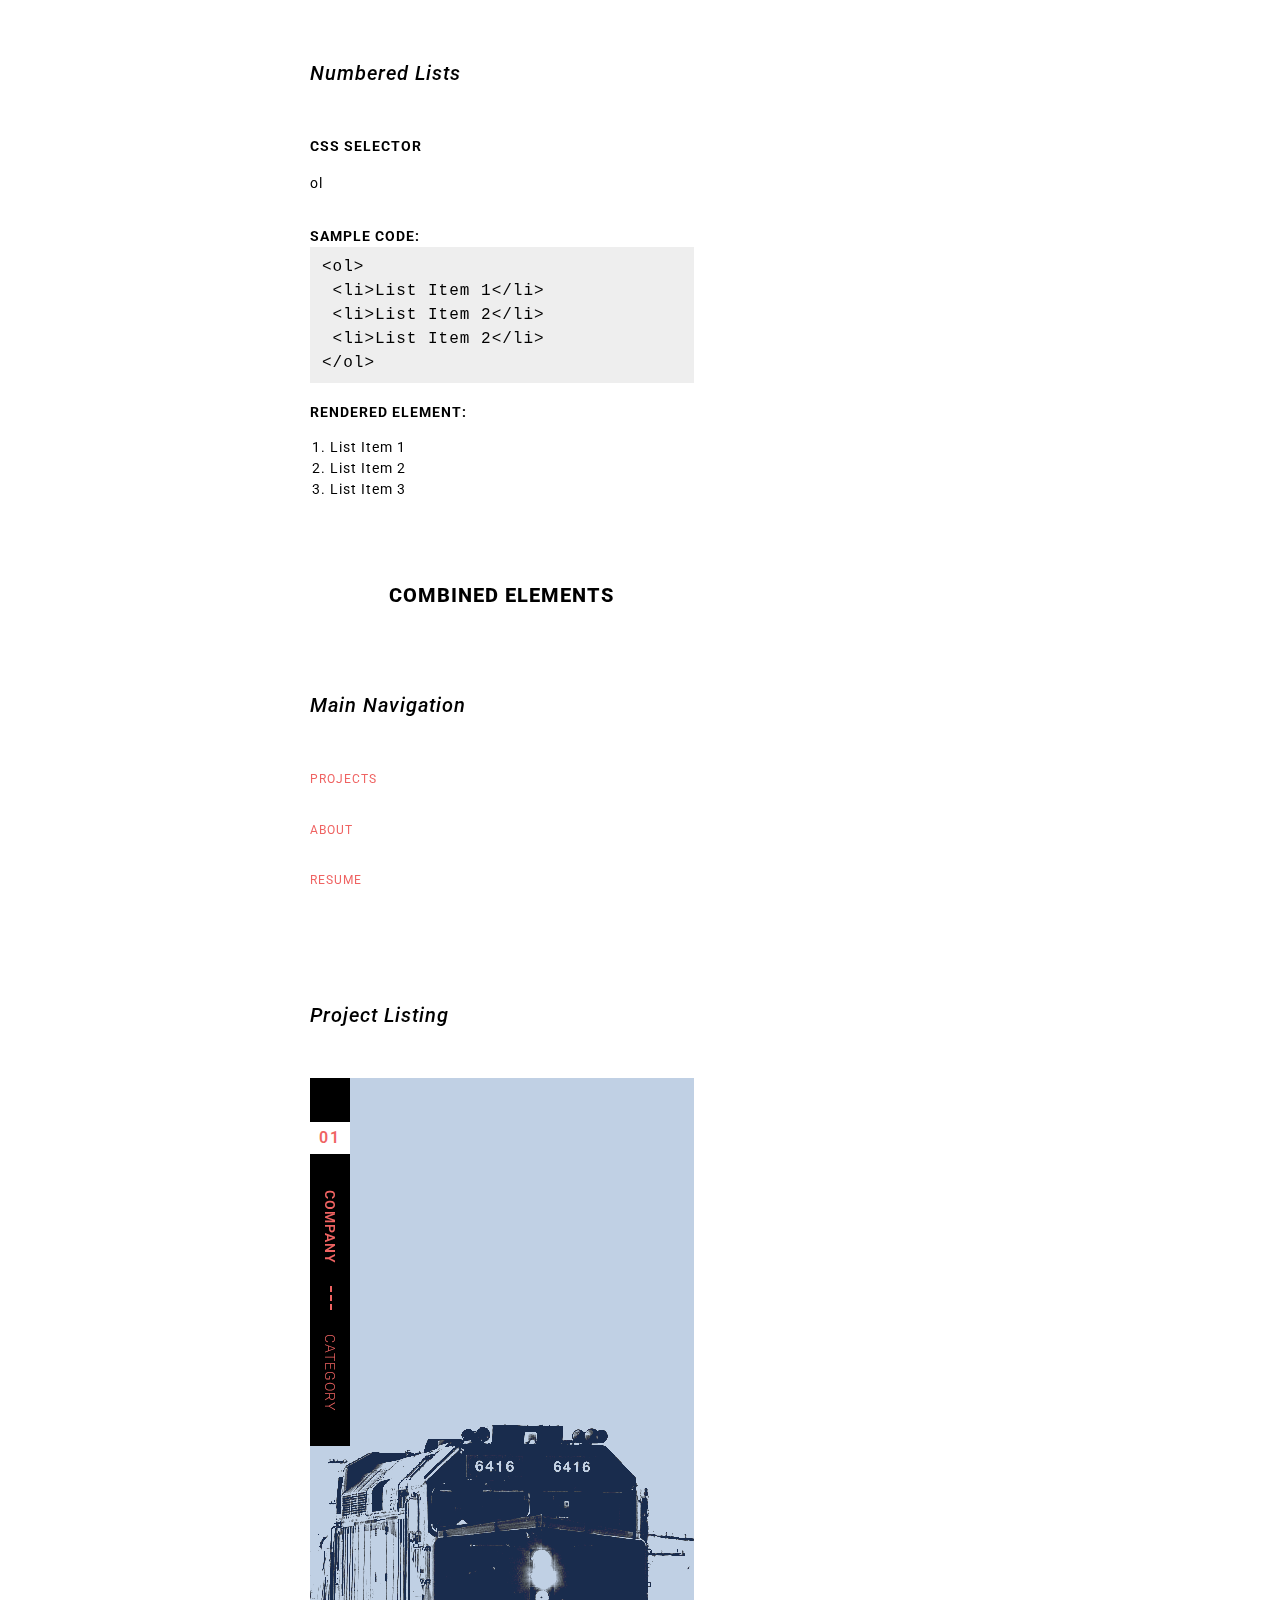
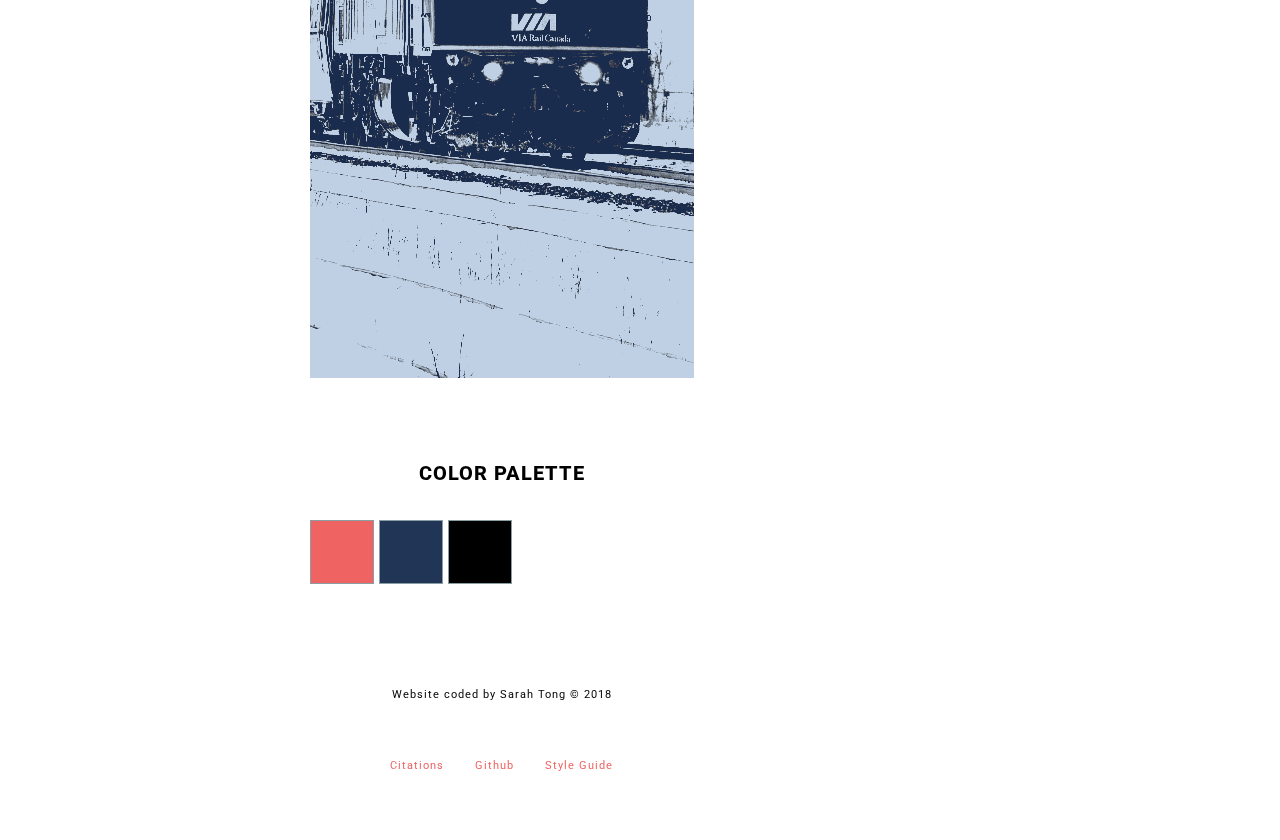
<file: pub_html/styleguide.html>
<!DOCTYPE html>
<html lang="en">
  <head>
    <meta name="viewport" content="width=device-width, initial-scale=1">
    <meta charset="utf-8">
    <title>Sarah Tong – UX Designer – Portfolio</title>
    <link rel="stylesheet" href="css/main.css">
    <link rel="stylesheet" href="css/normalize.css">
    <link rel="stylesheet" href="https://fonts.googleapis.com/css?family=Roboto:100,100i,300,300i,400,400i,500,500i,700,700i,900,900i">
  </head>
  <body>
    <div class="grid-wrapper">
      <input class="hamburger-menu-checkbox" type="checkbox">
      <div class="nav-wrapper">
        <div class="logo"><a href="index.html">ST</a></div>
        <button class="hamburger-menu"><span></span><span></span><span></span></button>
        <nav class="main-nav">
          <ul>
            <li> <a class="button-nav" href="index.html">Projects</a></li>
            <li><a class="button-nav" href="about.html">About</a></li>
            <li><a class="button-nav" target="_blank" href="http://www.sarahtong.ca/resume/Resume-SarahTong.pdf">Resume</a></li>
          </ul>
        </nav>
      </div>
      <div class="main-content-wrapper" id="style-guide">
        <section>
          <div class="content-wrapper"> 
            <h1>Style Guide</h1>
          </div>
          <section id="interactive-elements">
            <div class="content-wrapper">
              <h2>Interactive Elements</h2>
            </div>
            <section>
              <div class="content-wrapper">
                <h3>In-text link</h3>
                <h4>CSS selector</h4>
                <p>.in-text-link</p>
                <h4>Sample code:</h4><code>&lt;a href="#" class="in-text-link"&gt;In-text link&lt;/a&gt;</code>
                <h4>Rendered element:</h4><a class="in-text-link" href="#">In-text link</a>
              </div>
            </section>
            <section> 
              <div class="content-wrapper">            
                <h3>Navigation Button</h3>
                <h4>CSS selector</h4>
                <p>.button-nav</p>
                <h4>Sample code:</h4><code>
                   &lt;nav&gt; <br>&nbsp;&lt;ul&gt; <br>&nbsp;&nbsp;&lt;li&gt; <br>&nbsp;&nbsp;&nbsp;&lt;a href="#" class="button-nav"&gt;Default Button&lt;/a&gt;<br>&nbsp;&nbsp;&lt;/li&gt;<br>&nbsp;&lt;/ul&gt; <br>&lt;/nav&gt;</code>
                <h4>Rendered element:</h4>
                <nav>
                  <ul>
                    <li><a class="button-nav" href="#">Navigation Button</a></li>
                  </ul>
                </nav>
              </div>
            </section>
            <section> 
              <div class="content-wrapper">            
                <h3>Logo Button</h3>
                <h4>CSS selector</h4>
                <p>.logo</p>
                <h4>Sample code:</h4><code>
                   &lt;div class="logo"&gt;<br>&nbsp;&lt;a href="#"&gt;ST&lt;/a&gt;<br>&lt;/div&gt;</code>
                <h4>Rendered element:</h4>
                <div class="logo"><a href="#">ST</a></div>
              </div>
            </section>
            <section> 
              <div class="content-wrapper">            
                <h3>Swiper Buttons</h3>
                <h4>CSS selector</h4>
                <p>.swiper-button-prev, .swiper-button-next</p>
                <h4>Sample code:</h4><code>
                   &lt;div class="swiper-button-prev"&gt; &amp;#8592;<br>&lt;div class="swiper-button-next"&gt; &amp;#8594;</code>
                <h4>Rendered element:</h4>
                <div class="swiper-button-prev">&#8592;</div>
                <div class="swiper-button-next">&#8594;</div>
              </div>
            </section>
          </section>
          <section id="text-elements">
            <div class="content-wrapper">
              <h2>Text Elements</h2>
            </div>
            <section>
              <div class="content-wrapper">
                <h3>H1 Heading</h3>
                <h4>CSS selector</h4>
                <p>h1</p>
                <h4>Sample code:</h4><code>&lt;h1&gt;Heading 1&lt;/h1&gt;</code>
                <h4>Rendered element:</h4>
                <h1>Heading 1</h1>
              </div>
            </section>
            <section>
              <div class="content-wrapper">
                <h3>H2 Heading</h3>
                <h4>CSS selector</h4>
                <p>h2</p>
                <h4>Sample code:</h4><code>&lt;h2&gt;Heading 2&lt;/h2&gt;</code>
                <h4>Rendered element:</h4>
                <h2>Heading 2</h2>
              </div>
            </section>
            <section>
              <div class="content-wrapper">
                <h3>H3 Heading</h3>
                <h4>CSS selector</h4>
                <p>h3</p>
                <h4>Sample code:</h4><code>&lt;h3&gt;Heading 3&lt;/h3&gt;</code>
                <h4>Rendered element:</h4>
                <h3>Heading 3</h3>
              </div>
            </section>
            <section>
              <div class="content-wrapper">
                <h3>H4 Heading</h3>
                <h4>CSS selector</h4>
                <p>h4</p>
                <h4>Sample code:</h4><code>&lt;h4&gt;Heading 4&lt;/h4&gt;</code>
                <h4>Rendered element:</h4>
                <h4>Heading 4</h4>
              </div>
            </section>
            <section>
              <div class="content-wrapper">
                <h3>Paragraphs</h3>
                <h4>CSS selector</h4>
                <p>p</p>
                <h4>Sample code:</h4><code>&lt;p&gt;This is a paragraph.&lt;/p&gt;</code>
                <h4>Rendered element:</h4>
                <p>This is a paragraph.</p>
              </div>
            </section>
            <section>
              <div class="content-wrapper">
                <h3>Bulleted Lists</h3>
                <h4>CSS selector</h4>
                <p>ul</p>
                <h4>Sample code:</h4><code>
                   &lt;ul&gt;<br>&nbsp;&lt;li&gt;List Item 1&lt;/li&gt;<br>&nbsp;&lt;li&gt;List Item 2&lt;/li&gt;<br>&nbsp;&lt;li&gt;List Item 3&lt;/li&gt;<br>&lt;/ul&gt;</code>
                <h4>Rendered element:</h4>
                <ul>
                  <li>List Item 1</li>
                  <li>List Item 2</li>
                  <li>List Item 3</li>
                </ul>
              </div>
              <section>
                <div class="content-wrapper">
                  <h3>Numbered Lists</h3>
                  <h4>CSS selector</h4>
                  <p>ol</p>
                  <h4>Sample code:</h4><code>
                     &lt;ol&gt;<br>&nbsp;&lt;li&gt;List Item 1&lt;/li&gt;<br>&nbsp;&lt;li&gt;List Item 2&lt;/li&gt;<br>&nbsp;&lt;li&gt;List Item 2&lt;/li&gt;<br>&lt;/ol&gt;</code>
                  <h4>Rendered element:</h4>
                  <ol>
                    <li>List Item 1</li>
                    <li>List Item 2</li>
                    <li>List Item 3</li>
                  </ol>
                </div>
              </section>
            </section>
          </section>
          <section id="combined-elements">
            <div class="content-wrapper">
              <h2>Combined Elements</h2>
            </div>
            <section>
              <div class="content-wrapper">
                <h3>Main Navigation</h3>
                <nav class="main-nav">
                  <ul>
                    <li><a class="button-nav" href="#">Projects</a></li>
                    <li><a class="button-nav" href="#">About</a></li>
                    <li><a class="button-nav" href="#">Resume </a></li>
                  </ul>
                </nav>
              </div>
            </section>
            <section>
              <div class="content-wrapper">
                <h3>Project Listing</h3>
                <div class="project-panel-wrapper VIA-panel"><a href="via.html"><img src="img/VIA/VIA-train.jpg" alt="VIA train project image">
                    <div class="blue-img-filter"> </div><span class="overlay"></span>
                    <div class="project-detail">
                      <div class="project-label-background"></div>
                      <p class="project-number">01</p><span class="line"></span>
                      <p class="project-name">Company</p>
                      <p class="category">Category   </p>
                    </div></a></div>
              </div>
            </section>
          </section>
          <section id="color-palette">
            <div class="content-wrapper">
              <h2>Color Palette</h2>
            </div>
            <div class="content-wrapper">
              <div class="colour-swatch" id="coral"></div>
              <div class="colour-swatch" id="navy"></div>
              <div class="colour-swatch" id="black"></div>
            </div>
          </section>
          <footer> 
            <div class="content-wrapper">
              <p>Website coded by Sarah Tong &#169; 2018</p>
              <div class="footer-links"><a class="in-text-link" href="citations.html">Citations</a><a class="in-text-link" href="https://github.com/sarah-tong/P03-Portfolio">Github</a><a class="in-text-link" href="styleguide.html">Style Guide</a></div>
            </div>
          </footer>
        </section>
      </div>
    </div>
    <script src="js/hamburger.js"></script>
  </body>
</html>
</file>
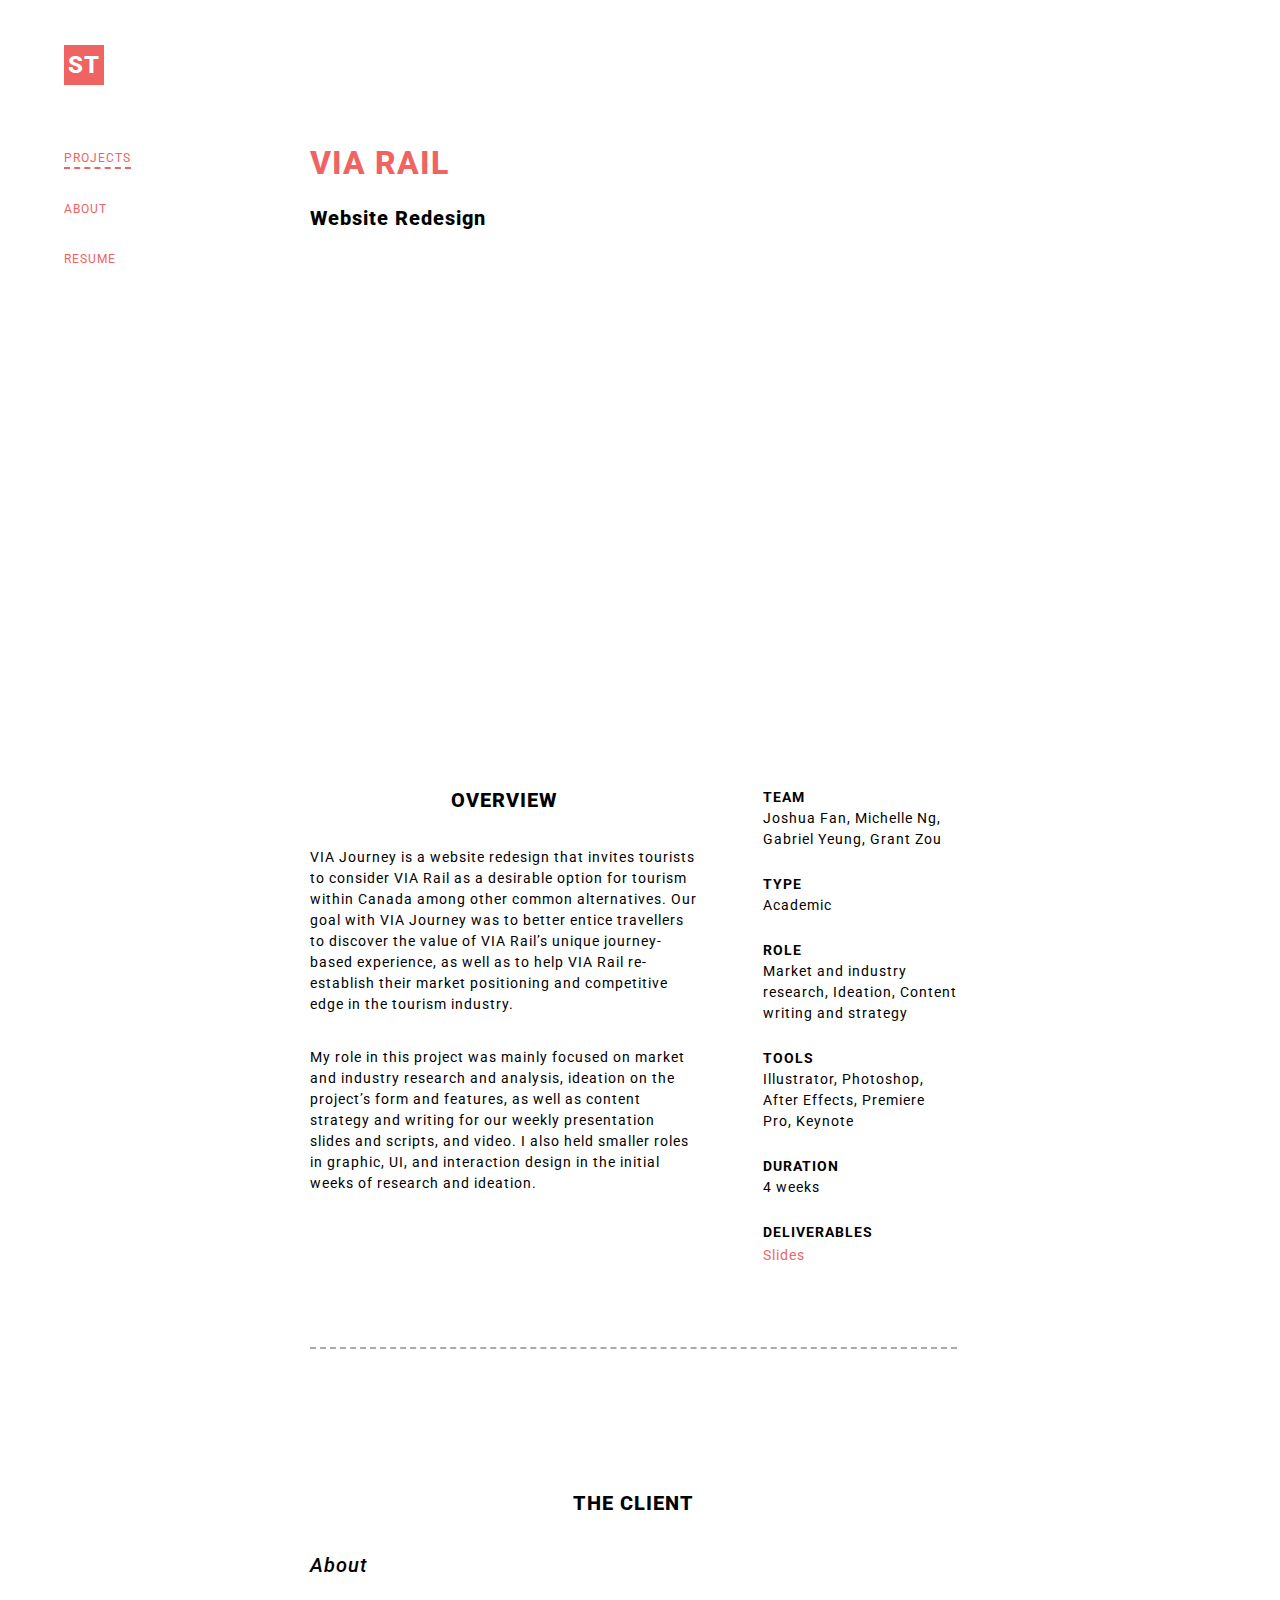
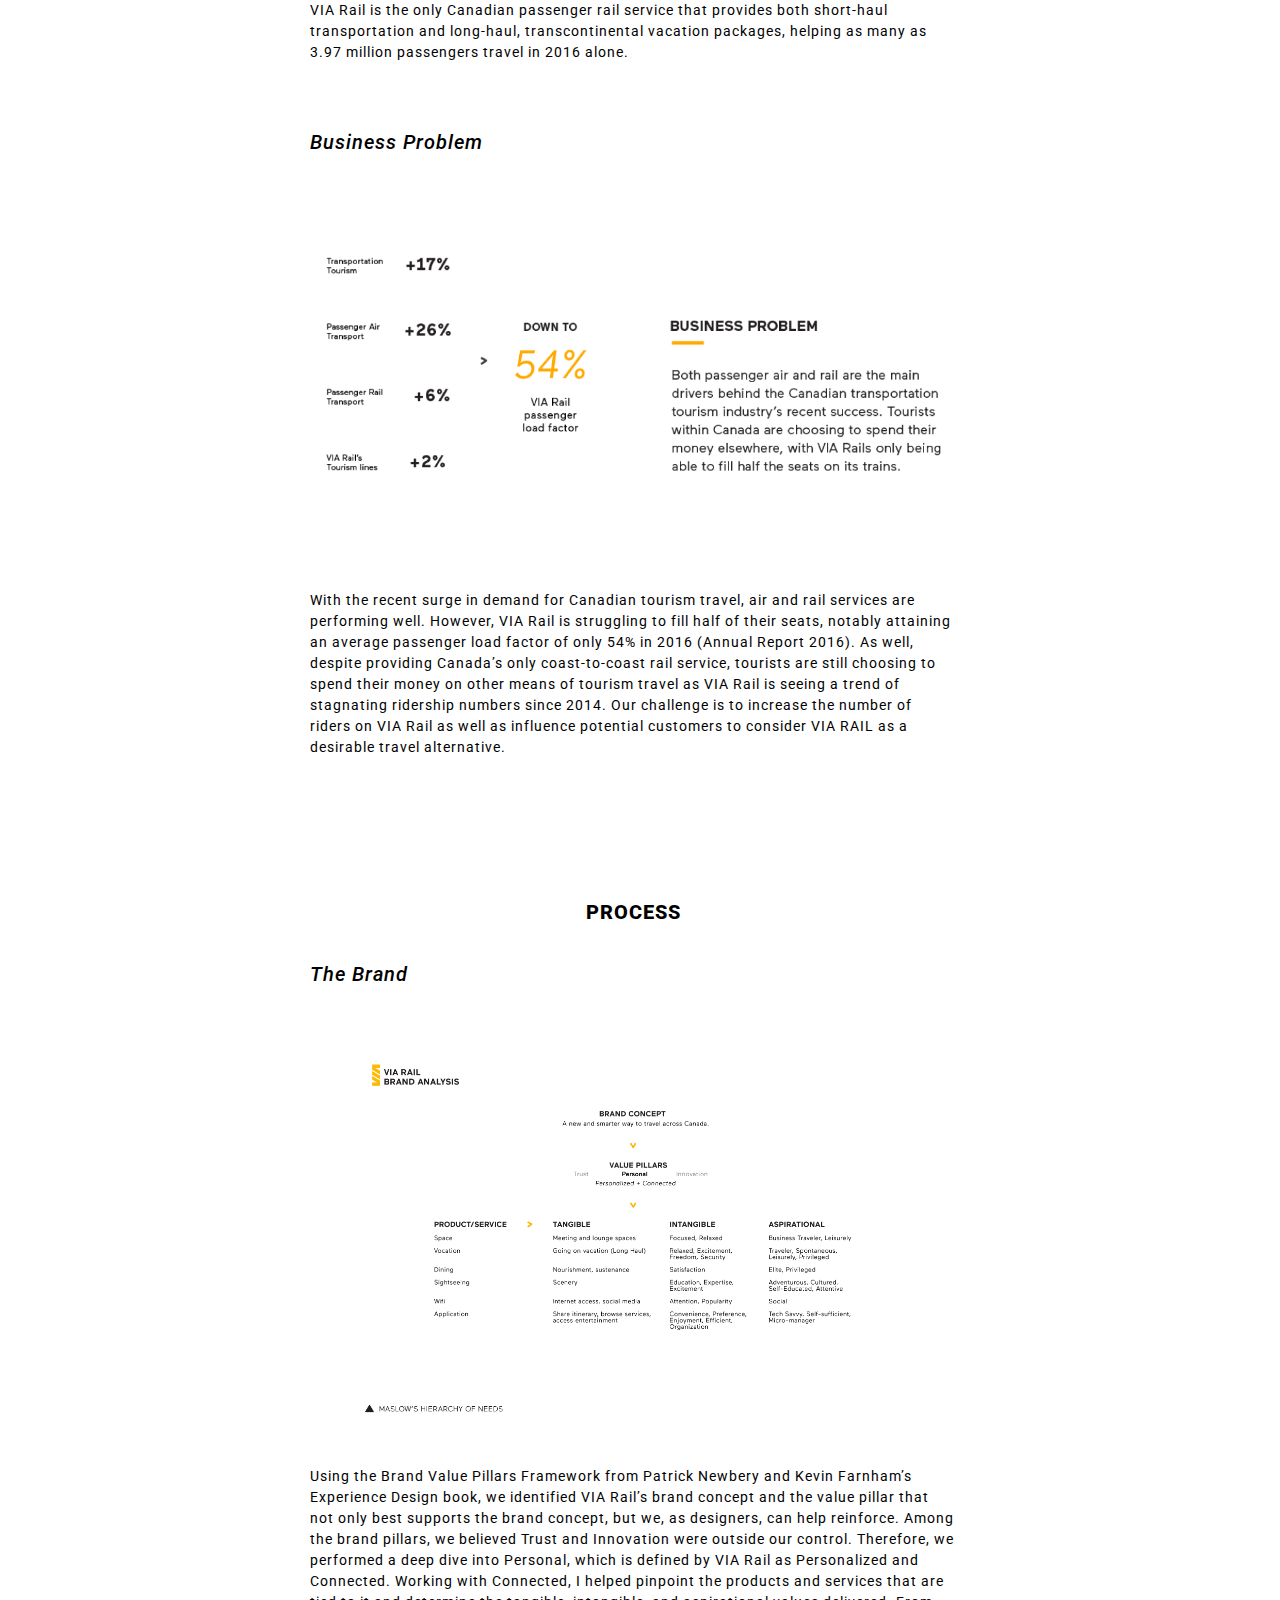
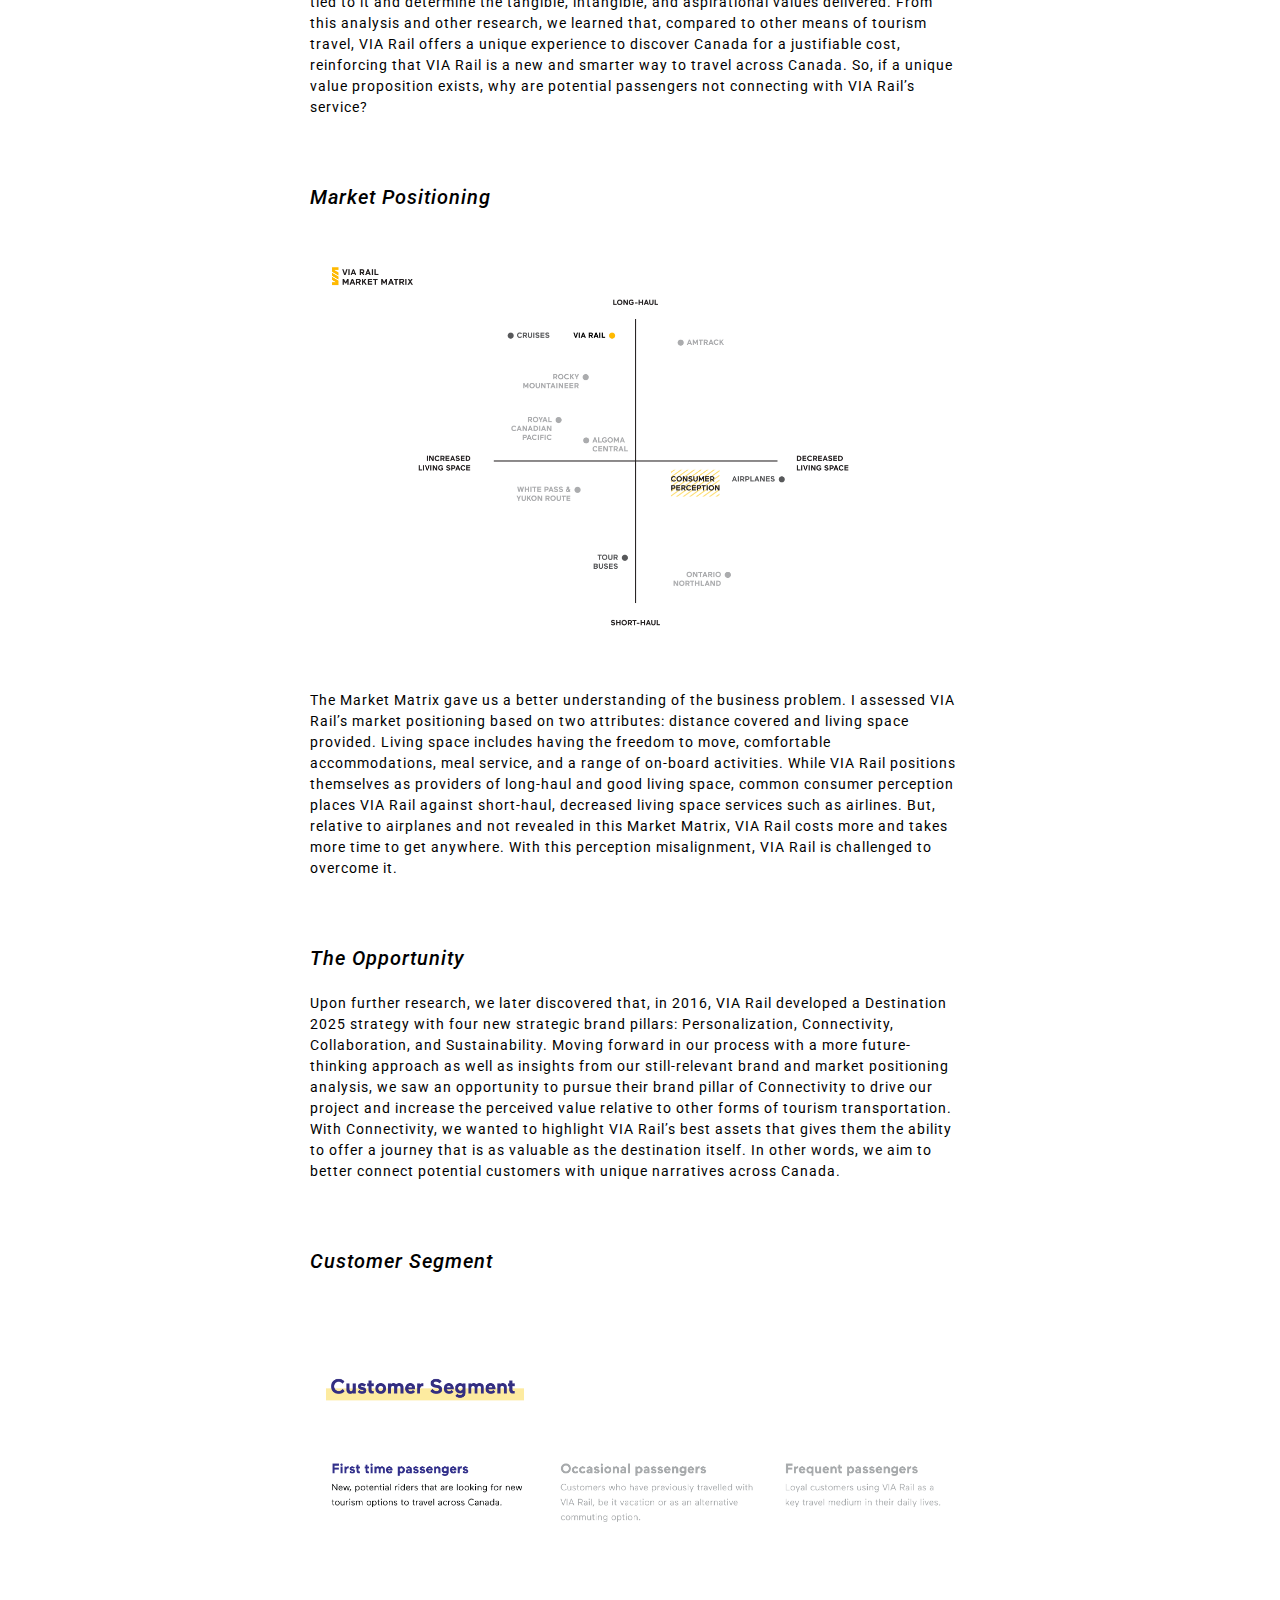
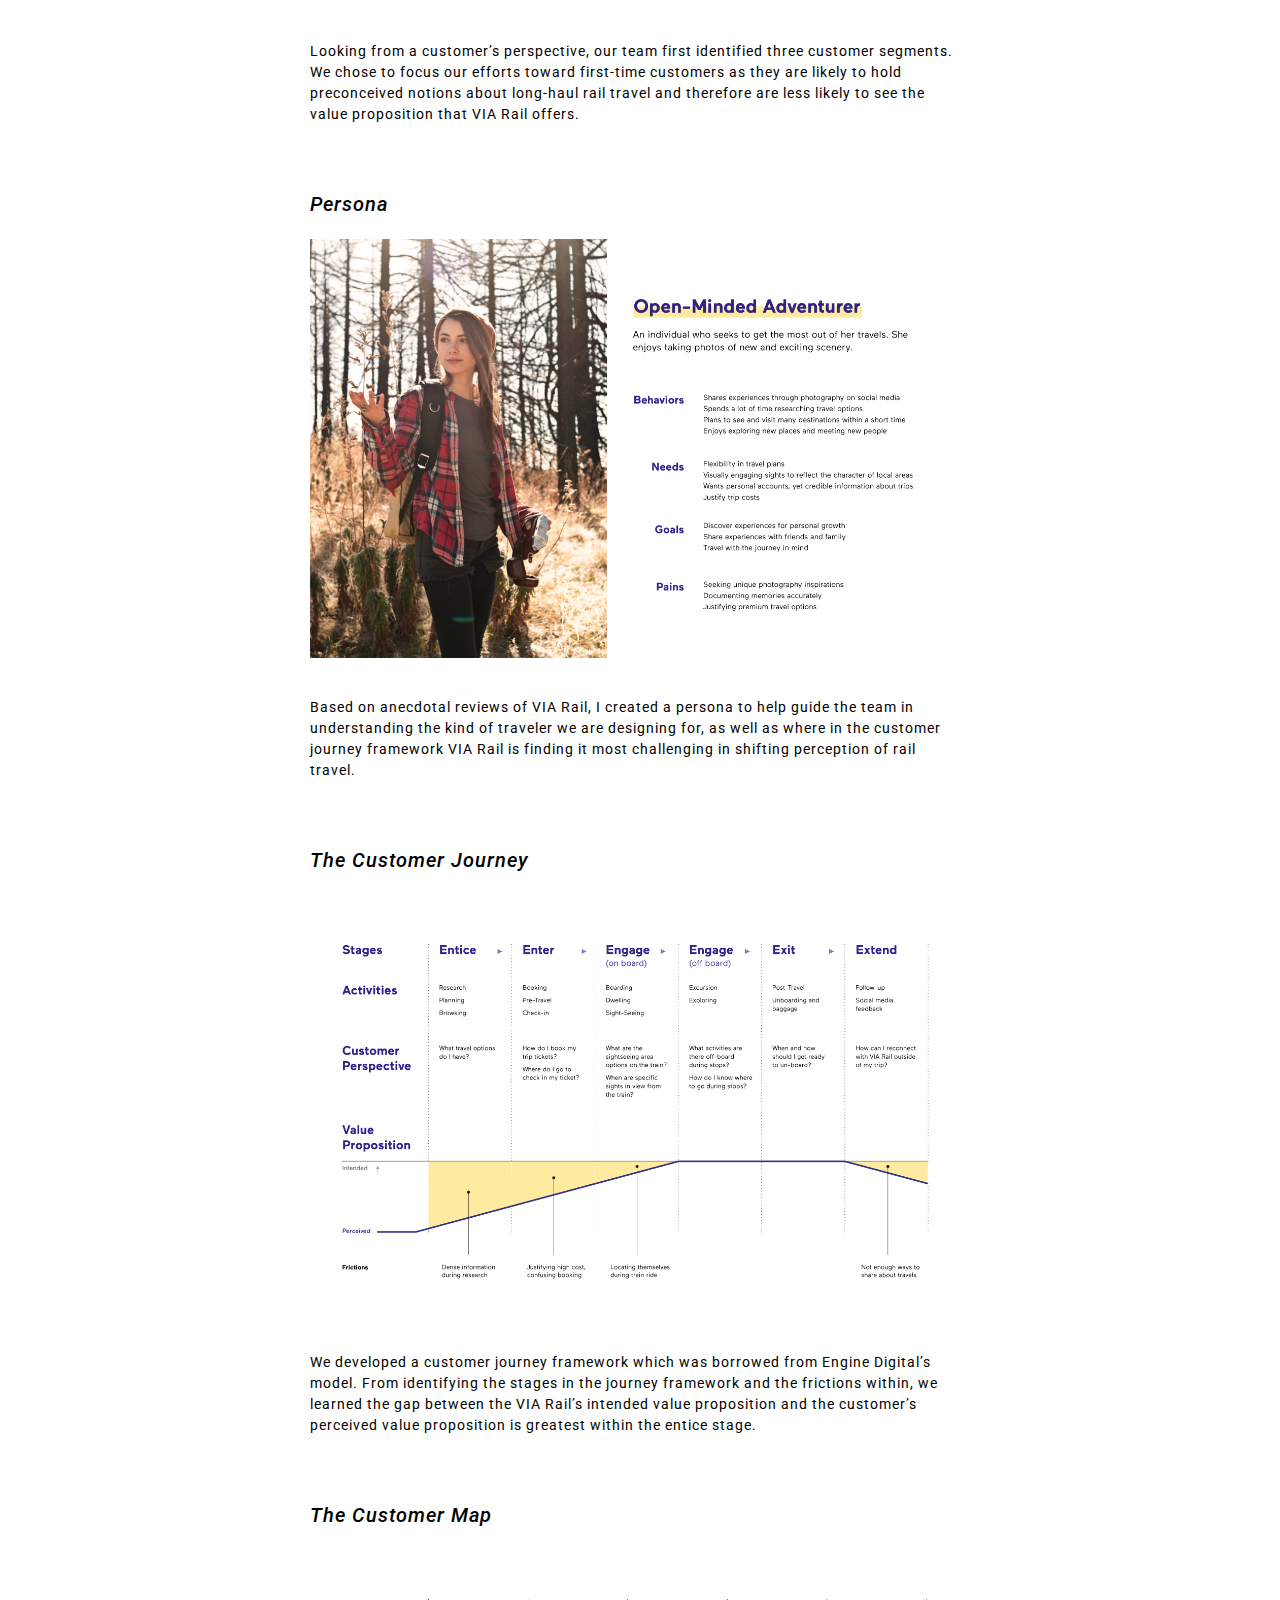
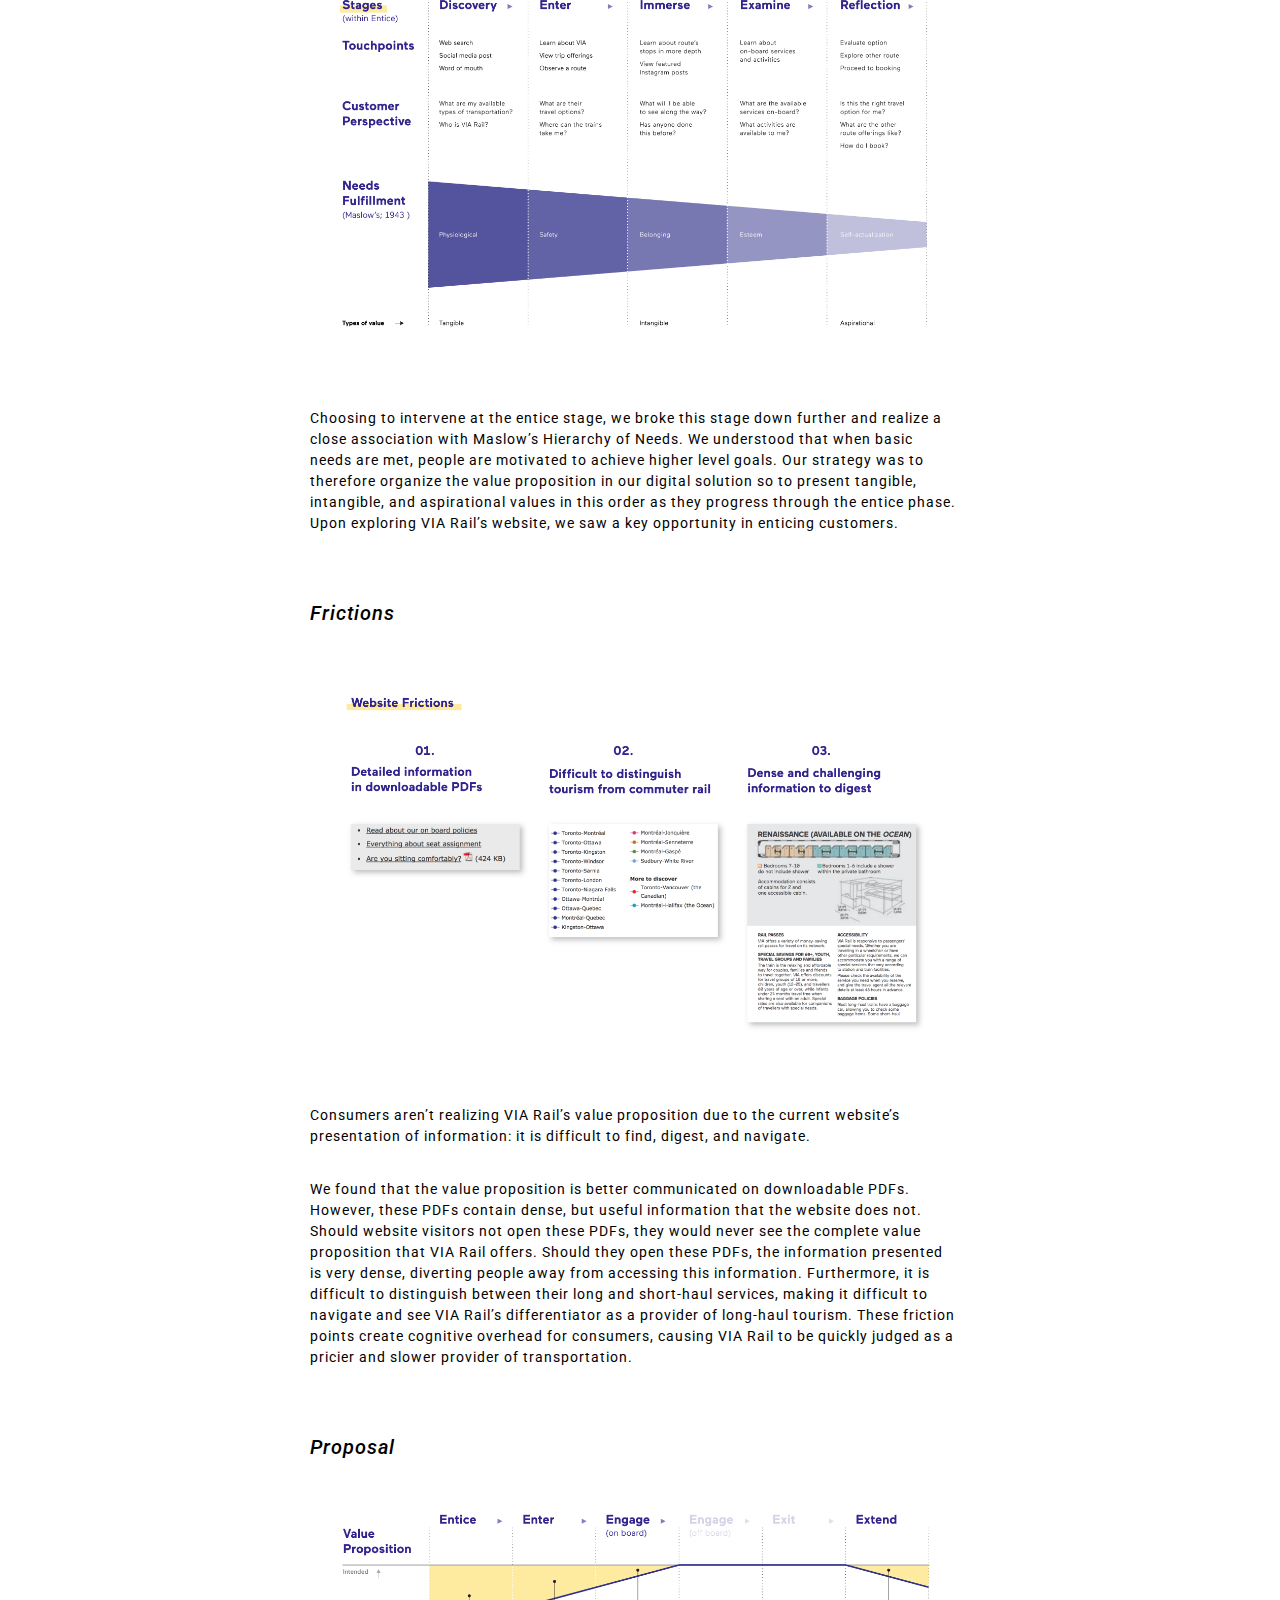
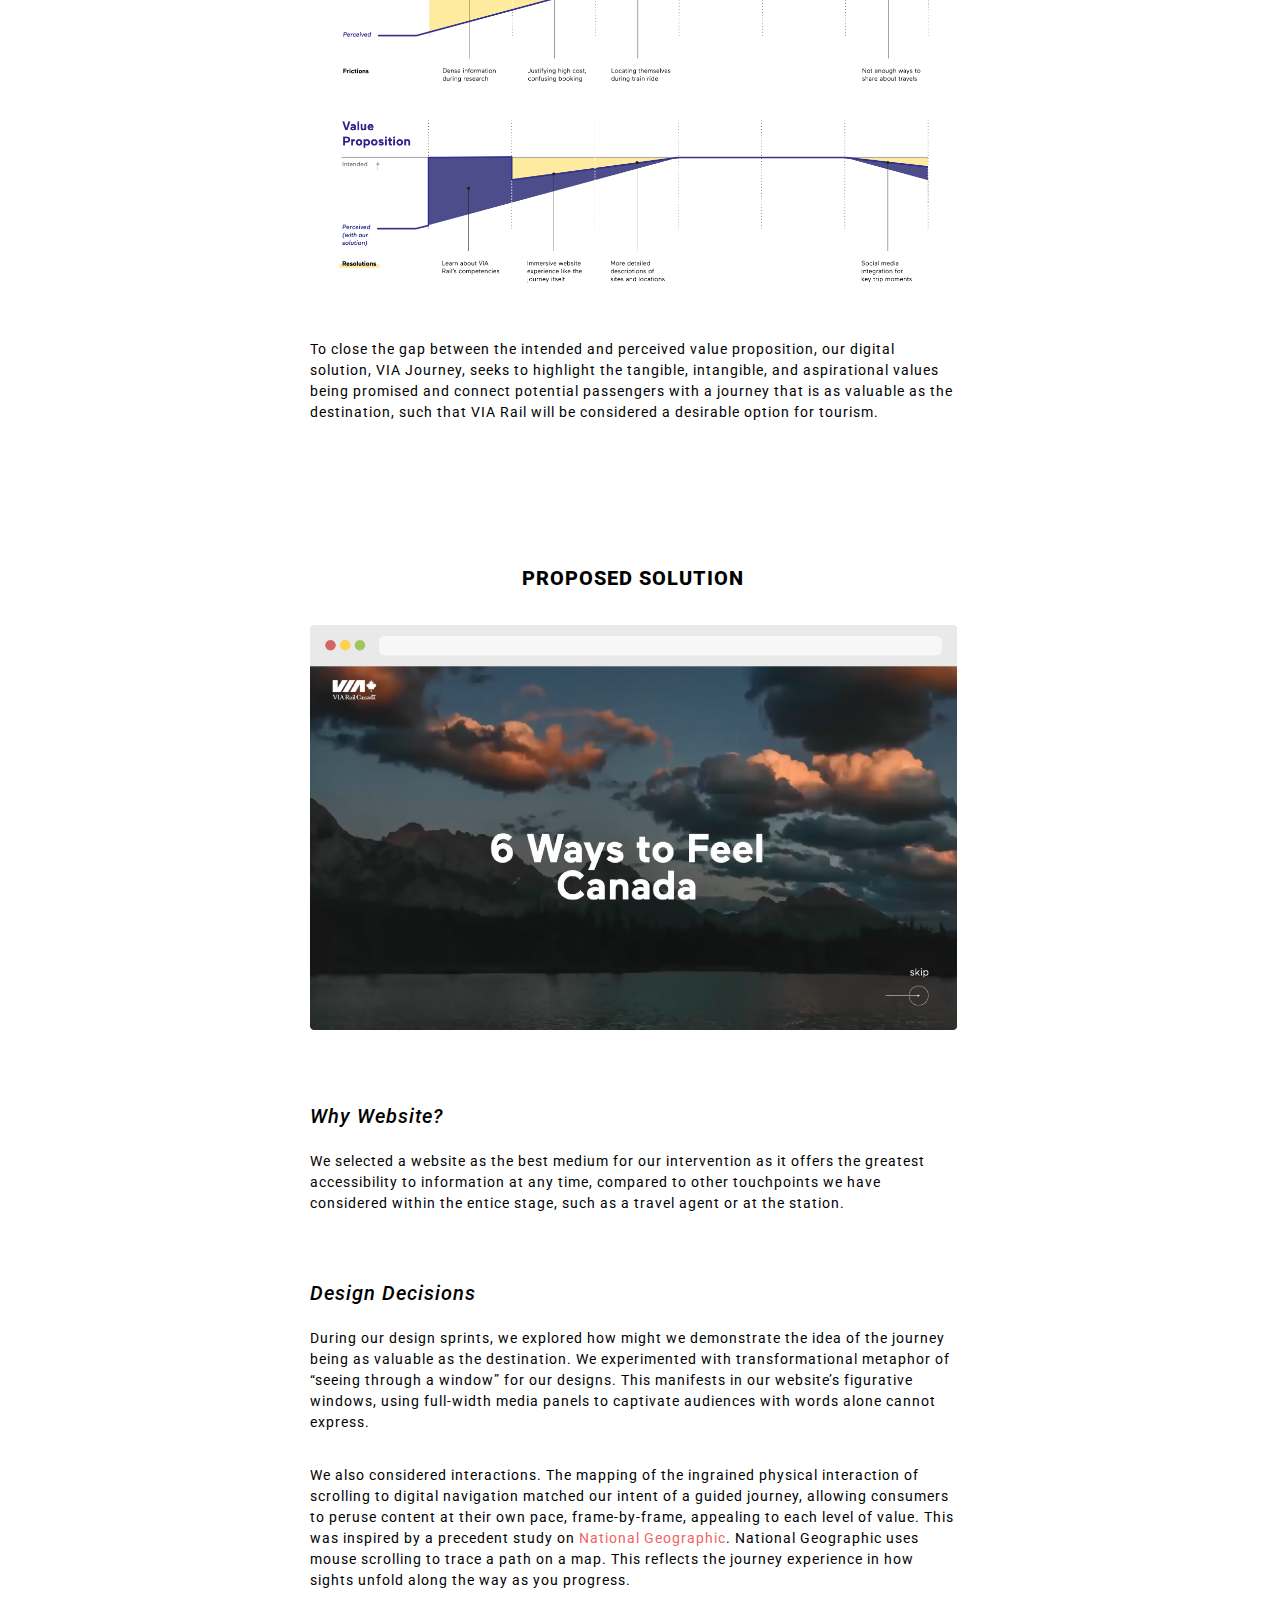
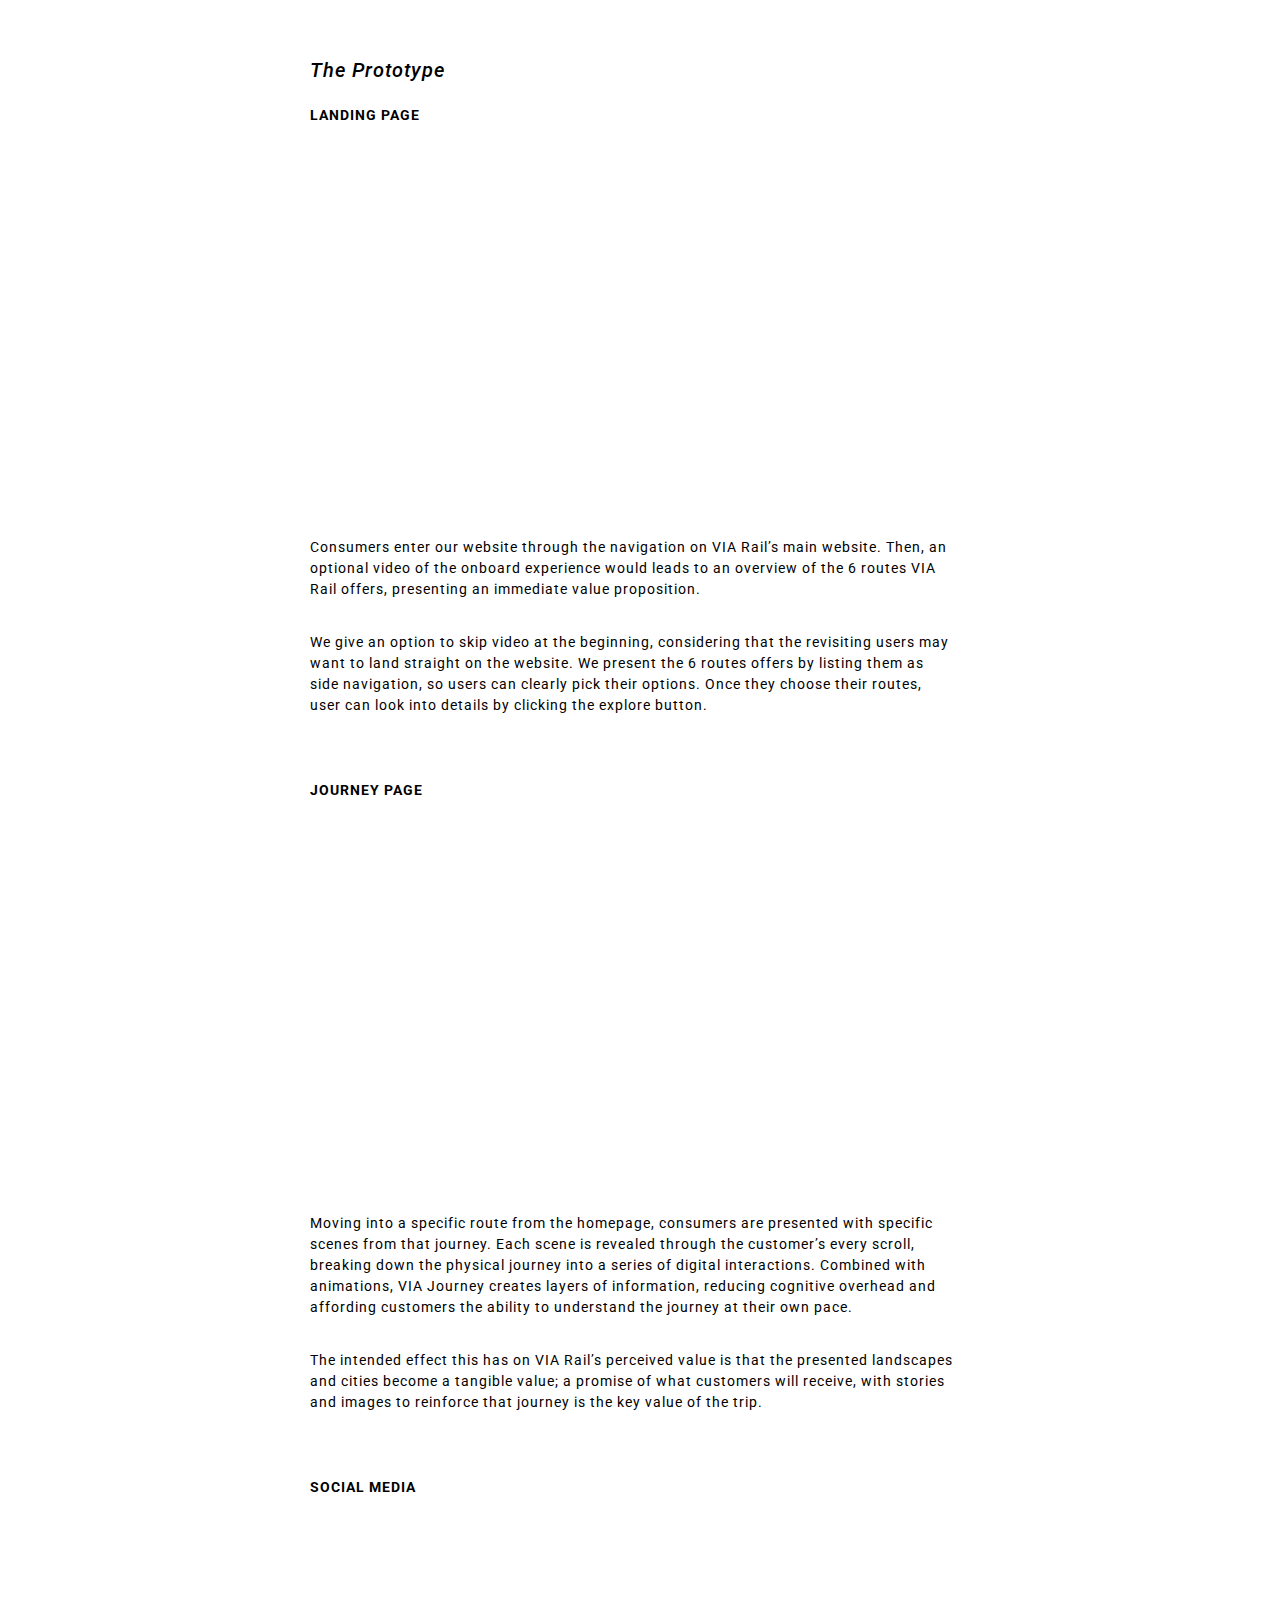
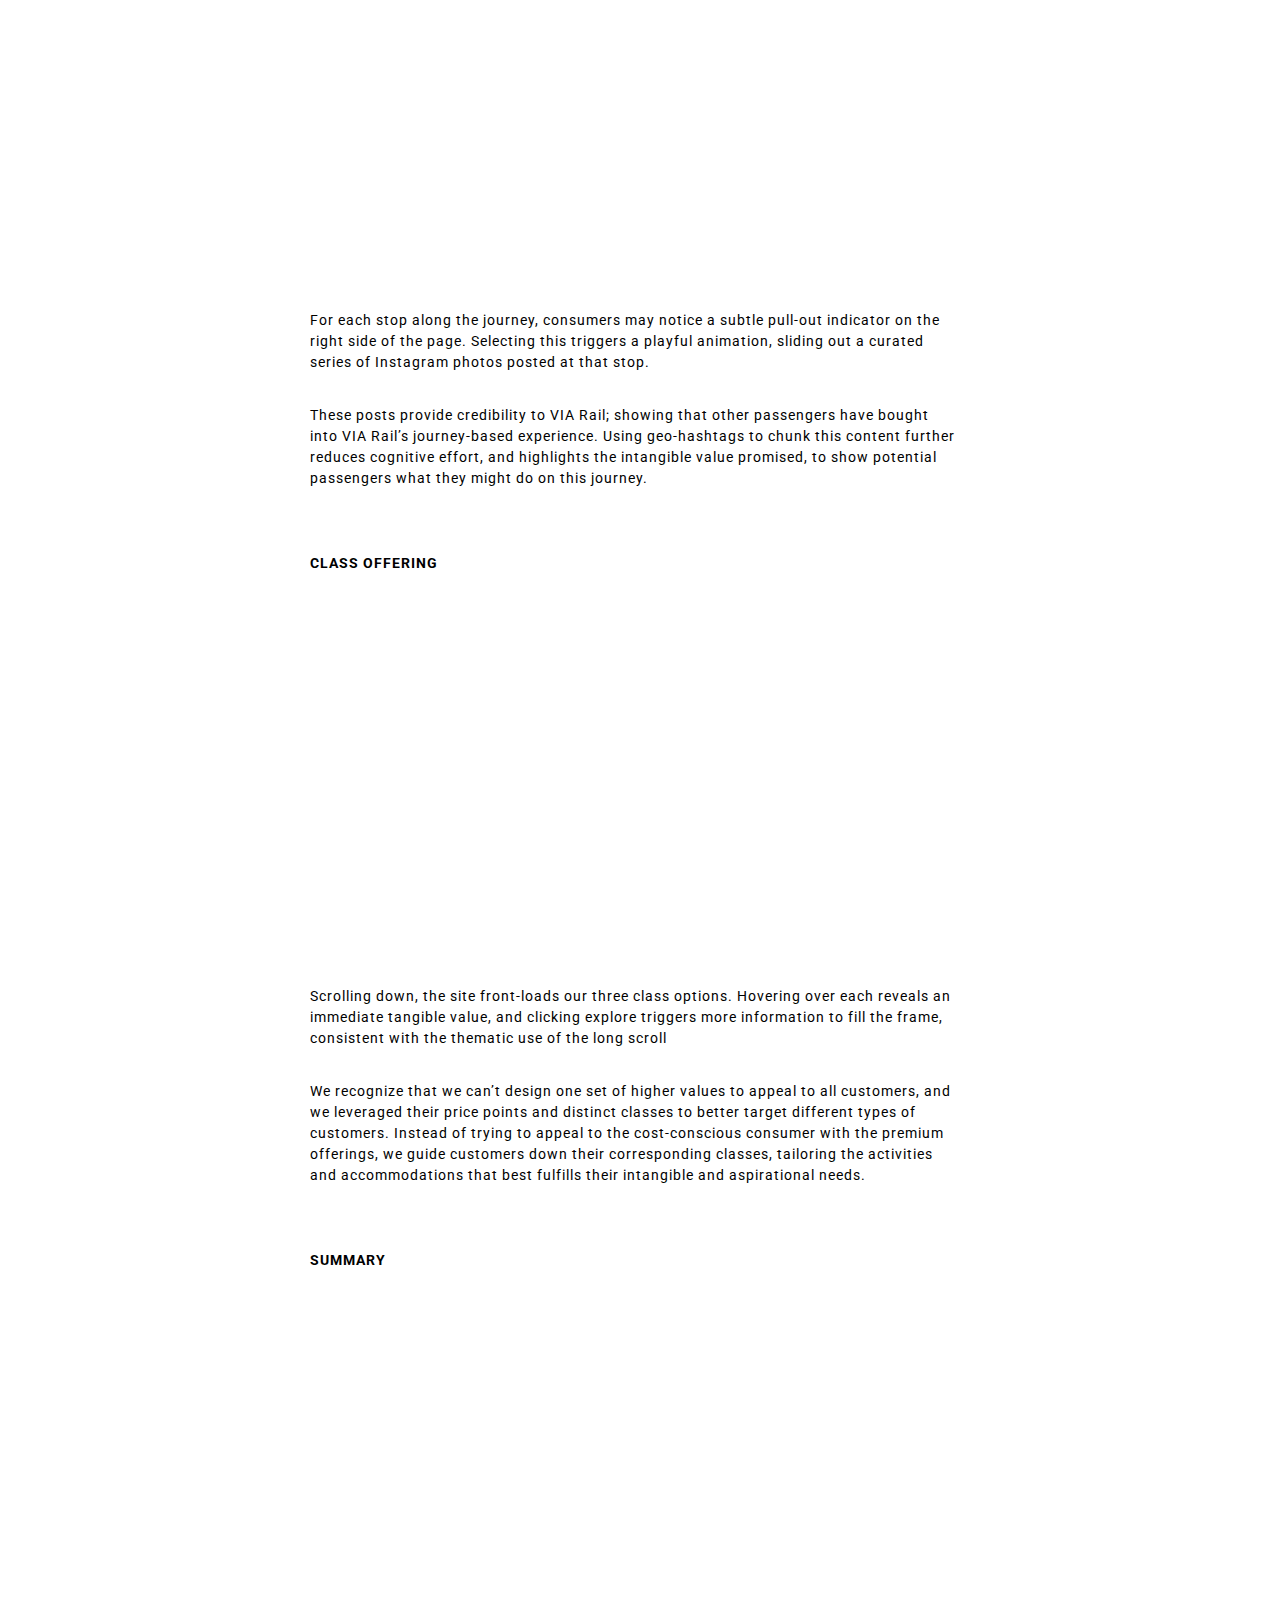
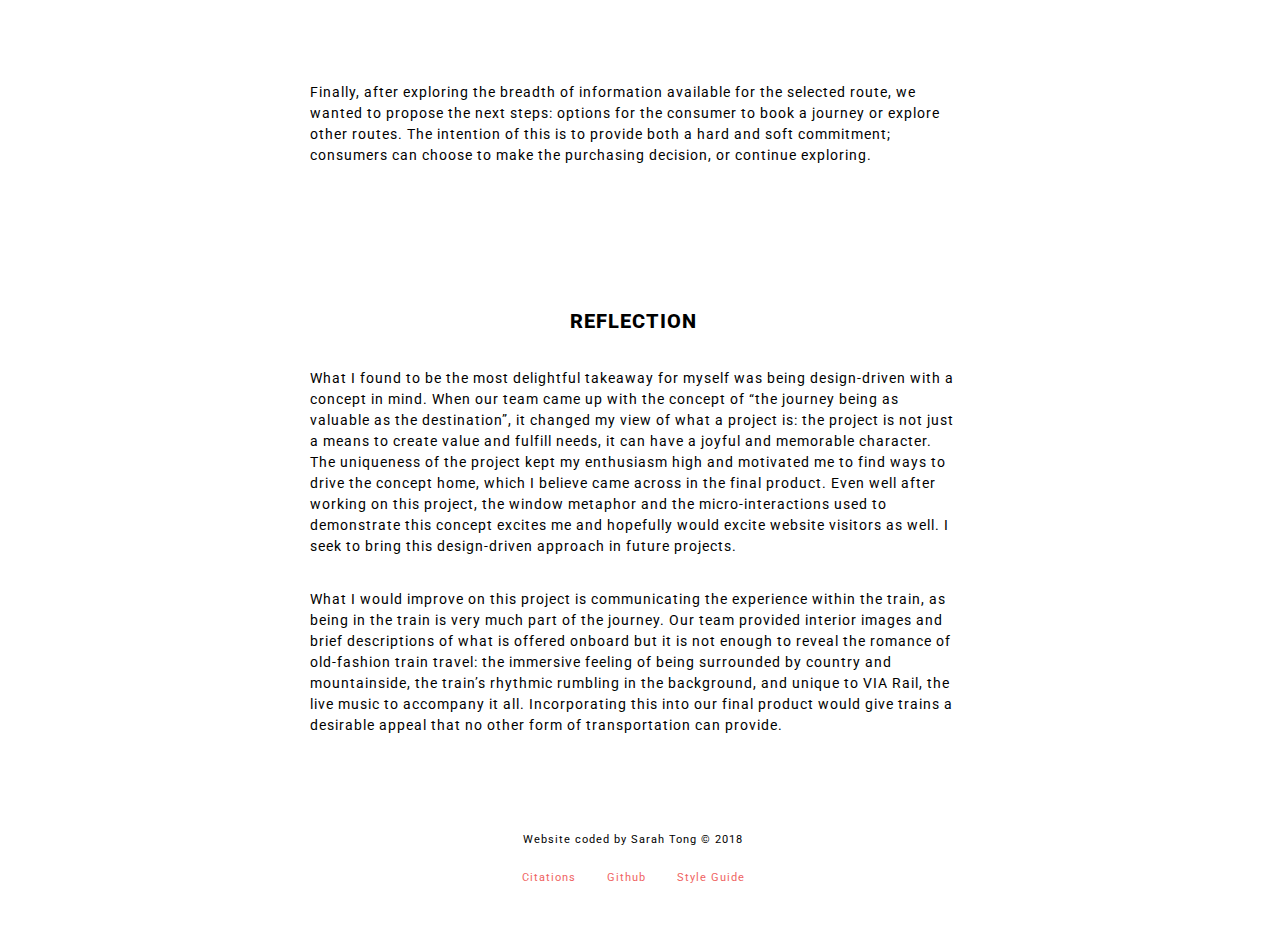
<file: pub_html/VIA.html>
<!DOCTYPE html>
<html lang="en">
  <head>
    <meta name="viewport" content="width=device-width, initial-scale=1">
    <meta charset="utf-8">
    <title>Sarah Tong – UX Designer – Portfolio</title>
    <link rel="stylesheet" href="css/main.css">
    <link rel="stylesheet" href="css/normalize.css">
    <link rel="stylesheet" href="https://fonts.googleapis.com/css?family=Roboto:100,100i,300,300i,400,400i,500,500i,700,700i,900,900i">
    <link rel="stylesheet" href="css/zoom.css">
  </head>
  <body>
    <div class="grid-wrapper">
      <input class="hamburger-menu-checkbox" type="checkbox">
      <div class="nav-wrapper">
        <div class="logo"><a href="index.html">ST</a></div>
        <button class="hamburger-menu"><span></span><span></span><span></span></button>
        <nav class="main-nav">
          <ul>
            <li> <a class="button-nav active" href="index.html">Projects</a></li>
            <li><a class="button-nav" href="about.html">About</a></li>
            <li><a class="button-nav" target="_blank" href="http://www.sarahtong.ca/resume/Resume-SarahTong.pdf">Resume</a></li>
          </ul>
        </nav>
      </div>
      <div class="main-content-wrapper">
        <section class="introduction">
          <div class="content-wrapper">
            <h1>VIA Rail</h1>
            <p class="brief-description">Website Redesign</p>
            <div class="video-wrapper">
              <iframe src="https://player.vimeo.com/video/242132143?title=0&amp;amp;byline=0&amp;amp;portrait=0"></iframe>
            </div>
          </div>
        </section>
        <section class="overview"> 
          <div class="content-wrapper flex-content-wrapper">
            <div class="left-side">
              <h2>Overview</h2>
              <p>VIA Journey is a website redesign that invites tourists to consider VIA Rail as a desirable option for tourism within Canada among other common alternatives. Our goal with VIA Journey was to better entice travellers to discover the value of VIA Rail’s unique journey-based experience, as well as to help VIA Rail re-establish their market positioning and competitive edge in the tourism industry.</p>
              <p>My role in this project was mainly focused on market and industry research and analysis, ideation on the project’s form and features, as well as content strategy and writing for our weekly presentation slides and scripts, and video. I also held smaller roles in graphic, UI, and interaction design in the initial weeks of research and ideation.</p>
            </div>
            <div class="right-side">
              <h4>Team</h4>
              <p>Joshua Fan, Michelle Ng, Gabriel Yeung, Grant Zou</p>
              <h4>Type</h4>
              <p>Academic</p>
              <h4>Role</h4>
              <p>Market and industry research, Ideation, Content writing and strategy</p>
              <h4>Tools</h4>
              <p>Illustrator, Photoshop, After Effects, Premiere Pro, Keynote</p>
              <h4>Duration</h4>
              <p>4 weeks</p>
              <h4>Deliverables</h4><a class="in-text-link" target="_blank" href="http://www.sarahtong.ca/presentations/VIA-Rail-presentation.pdf">Slides</a>
            </div>
          </div>
        </section>
        <section class="client">
          <div class="content-wrapper">
            <h2>The Client</h2>
            <div class="subsection">
              <h3>About</h3>
              <p>VIA Rail is the only Canadian passenger rail service that provides both short-haul transportation and long-haul, transcontinental vacation packages, helping as many as 3.97 million passengers travel in 2016 alone.</p>
            </div>
            <div class="subsection">
              <h3>Business Problem</h3>
              <div class="img-wrapper" id="VIA-business-problem-img"><img src="img/VIA/business-problem.png" data-action="zoom" alt="slide deck image of business problem that includes competitor analysis"></div>
              <p>With the recent surge in demand for Canadian tourism travel, air and rail services are performing well. However, VIA Rail is struggling to fill half of their seats, notably attaining an average passenger load factor of only 54% in 2016 (Annual Report 2016). As well, despite providing Canada’s only coast-to-coast rail service, tourists are still choosing to spend their money on other means of tourism travel as VIA Rail is seeing a trend of stagnating ridership numbers since 2014. Our challenge is to increase the number of riders on VIA Rail as well as influence potential customers to consider VIA RAIL as a desirable travel alternative.</p>
            </div>
          </div>
        </section>
        <section class="process">
          <div class="content-wrapper">
            <h2>Process</h2>
            <div class="subsection">
              <h3>The Brand</h3>
              <div class="img-wrapper"><img src="img/VIA/brand-analysis.jpg" data-action="zoom" alt="slide deck image of VIA Rail's brand analysis"></div>
              <p>Using the Brand Value Pillars Framework from Patrick Newbery and Kevin Farnham’s Experience Design book, we identified VIA Rail’s brand concept and the value pillar that not only best supports the brand concept, but we, as designers, can help reinforce. Among the brand pillars, we believed Trust and Innovation were outside our control. Therefore, we performed a deep dive into Personal, which is defined by VIA Rail as Personalized and Connected. Working with Connected, I helped pinpoint the products and services that are tied to it and determine the tangible, intangible, and aspirational values delivered. From this analysis and other research, we learned that, compared to other means of tourism travel, VIA Rail offers a unique experience to discover Canada for a justifiable cost, reinforcing that VIA Rail is a new and smarter way to travel across Canada. So, if a unique value proposition exists, why are potential passengers not connecting with VIA Rail’s service?</p>
            </div>
            <div class="subsection">
              <h3>Market Positioning</h3>
              <div class="img-wrapper"><img src="img/VIA/market-position.jpg" data-action="zoom" alt="slide deck image of VIA Rail's market positioning"></div>
              <p>The Market Matrix gave us a better understanding of the business problem. I assessed VIA Rail’s market positioning based on two attributes: distance covered and living space provided. Living space includes having the freedom to move, comfortable accommodations, meal service, and a range of on-board activities. While VIA Rail positions themselves as providers of long-haul and good living space, common consumer perception places VIA Rail against short-haul, decreased living space services such as airlines. But, relative to airplanes and not revealed in this Market Matrix, VIA Rail costs more and takes more time to get anywhere. With this perception misalignment, VIA Rail is challenged to overcome it.</p>
            </div>
            <div class="subsection">
              <h3>The Opportunity</h3>
              <p>Upon further research, we later discovered that, in 2016, VIA Rail developed a Destination 2025 strategy with four new strategic brand pillars: Personalization, Connectivity, Collaboration, and Sustainability. Moving forward in our process with a more future-thinking approach as well as insights from our still-relevant brand and market positioning analysis, we saw an opportunity to pursue their brand pillar of Connectivity to drive our project and increase the perceived value relative to other forms of tourism transportation. With Connectivity, we wanted to highlight VIA Rail’s best assets that gives them the ability to offer a journey that is as valuable as the destination itself. In other words, we aim to better connect potential customers with unique narratives across Canada.</p>
            </div>
            <div class="subsection">
              <h3>Customer Segment</h3>
              <div class="img-wrapper" id="VIA-customer-segment-img" data-action="zoom"><img src="img/VIA/customer-segment.png" data-action="zoom" alt="slide deck image of VIA Rail's three customer segments"></div>
              <p>Looking from a customer’s perspective, our team first identified three customer segments. We chose to focus our efforts toward first-time customers as they are likely to hold preconceived notions about long-haul rail travel and therefore are less likely to see the value proposition that VIA Rail offers.</p>
            </div>
            <div class="subsection">
              <h3>Persona</h3>
              <div class="img-wrapper"><img src="img/VIA/persona.png" data-action="zoom" alt="slide deck image of the persona"></div>
              <p>Based on anecdotal reviews of VIA Rail, I created a persona to help guide the team in understanding the kind of traveler we are designing for, as well as where in the customer journey framework VIA Rail is finding it most challenging in shifting perception of rail travel.  </p>
            </div>
            <div class="subsection">
              <h3>The Customer Journey</h3>
              <div class="img-wrapper"><img src="img/VIA/customer-journey.png" data-action="zoom" alt="slide deck image of the customer journey"></div>
              <p>We developed a customer journey framework which was borrowed from Engine Digital’s model. From identifying the stages in the journey framework and the frictions within, we learned the gap between the VIA Rail’s intended value proposition and the customer’s perceived value proposition is greatest within the entice stage.</p>
            </div>
            <div class="subsection">
              <h3>The Customer Map</h3>
              <div class="img-wrapper"><img src="img/VIA/customer-map.png" data-action="zoom" alt="slide deck image of entice stage within customer journey"></div>
              <p>Choosing to intervene at the entice stage, we broke this stage down further and realize a close association with Maslow’s Hierarchy of Needs. We understood that when basic needs are met, people are motivated to achieve higher level goals. Our strategy was to therefore organize the value proposition in our digital solution so to present tangible, intangible, and aspirational values in this order as they progress through the entice phase. Upon exploring VIA Rail’s website, we saw a key opportunity in enticing customers.</p>
            </div>
            <div class="subsection">
              <h3>Frictions</h3>
              <div class="img-wrapper"><img src="img/VIA/frictions.png" data-action="zoom" alt="slide deck image of three frictions"></div>
              <p>Consumers aren’t realizing VIA Rail’s value proposition due to the current website’s presentation of information: it is difficult to find, digest, and navigate. </p>
              <p>We found that the value proposition is better communicated on downloadable PDFs. However, these PDFs contain dense, but useful information that the website does not. Should website visitors not open these PDFs, they would never see the complete value proposition that VIA Rail offers. Should they open these PDFs, the information presented is very dense, diverting people away from accessing this information. Furthermore, it is difficult to distinguish between their long and short-haul services, making it difficult to navigate and see VIA Rail’s differentiator as a provider of long-haul tourism. These friction points create cognitive overhead for consumers, causing VIA Rail to be quickly judged as a pricier and slower provider of transportation.</p>
            </div>
            <div class="subsection">
              <h3>Proposal</h3>
              <div class="img-wrapper"><img src="img/VIA/proposal.png" data-action="zoom" alt="slide deck image of proposed solution hoping to close the value gap"></div>
              <p>To close the gap between the intended and perceived value proposition, our digital solution, VIA Journey, seeks to highlight the tangible, intangible, and aspirational values being promised and connect potential passengers with a journey that is as valuable as the destination, such that VIA Rail will be considered a desirable option for tourism.</p>
            </div>
          </div>
        </section>
        <section id="VIA-solution">
          <div class="content-wrapper">
            <h2>Proposed Solution</h2>
            <div class="img-wrapper"><img src="img/VIA/website-prototype.png" data-action="zoom" alt="homepage of proposed website redesign"></div>
            <div class="subsection">
              <h3>Why Website?</h3>
              <p>We selected a website as the best medium for our intervention as it offers the greatest accessibility to information at any time, compared to other touchpoints we have considered within the entice stage, such as a travel agent or at the station.</p>
            </div>
            <div class="subsection">
              <h3>Design Decisions</h3>
              <p>During our design sprints, we explored how might we demonstrate the idea of the journey being as valuable as the destination. We experimented with transformational metaphor of “seeing through a window” for our designs. This manifests in our website’s figurative windows, using full-width media panels to captivate audiences with words alone cannot express. </p>
              <p>We also considered interactions. The mapping of the ingrained physical interaction of scrolling to digital navigation matched our intent of a guided journey, allowing consumers to peruse content at their own pace, frame-by-frame, appealing to each level of value. This was inspired by a precedent study on <a class="in-text-link" href="https://www.nationalgeographic.com/magazine/2016/05/yellowstone-national-parks-bears-video/">National Geographic</a>. National Geographic uses mouse scrolling to trace a path on a map. This reflects the journey experience in how sights unfold along the way as you progress.</p>
            </div>
            <div class="subsection">
              <h3>The Prototype</h3>
              <div class="sub-subsection">
                <h4>Landing Page</h4>
                <div class="video-wrapper">
                  <iframe src="https://player.vimeo.com/video/256249253?title=0&amp;byline=0&amp;portrait=0"></iframe>
                </div>
                <p>Consumers enter our website through the navigation on VIA Rail’s main website. Then, an optional video of the onboard experience would leads to an overview of the 6 routes VIA Rail offers, presenting an immediate value proposition. </p>
                <p>We give an option to skip video at the beginning, considering that the revisiting users may want to land straight on the website. We present the 6 routes offers by listing them as side navigation, so users can clearly pick their options. Once they choose their routes, user can look into details by clicking the explore button.</p>
              </div>
              <div class="sub-subsection">
                <h4>Journey Page</h4>
                <div class="video-wrapper">
                  <iframe src="https://player.vimeo.com/video/256249096?title=0&amp;byline=0&amp;portrait=0"></iframe>
                </div>
                <p>Moving into a specific route from the homepage, consumers are presented with specific scenes from that journey. Each scene is revealed through the customer’s every scroll, breaking down the physical journey into a series of digital interactions. Combined with animations, VIA Journey creates layers of information, reducing cognitive overhead and affording customers the ability to understand the journey at their own pace. </p>
                <p>The intended effect this has on VIA Rail’s perceived value is that the presented landscapes and cities become a tangible value; a promise of what customers will receive, with stories and images to reinforce that journey is the key value of the trip.</p>
              </div>
              <div class="sub-subsection">
                <h4>Social Media</h4>
                <div class="video-wrapper">
                  <iframe src="https://player.vimeo.com/video/256249085?title=0&amp;byline=0&amp;portrait=0"></iframe>
                </div>
                <p>For each stop along the journey, consumers may notice a subtle pull-out indicator on the right side of the page. Selecting this triggers a playful animation, sliding out a curated series of Instagram photos posted at that stop. </p>
                <p>These posts provide credibility to VIA Rail; showing that other passengers have bought into VIA Rail’s journey-based experience. Using geo-hashtags to chunk this content further reduces cognitive effort, and highlights the intangible value promised, to show potential passengers what they might do on this journey.</p>
              </div>
              <div class="sub-subsection">
                <h4>Class Offering</h4>
                <div class="video-wrapper">
                  <iframe src="https://player.vimeo.com/video/256249114?title=0&amp;byline=0&amp;portrait=0"></iframe>
                </div>
                <p>Scrolling down, the site front-loads our three class options. Hovering over each reveals an immediate tangible value, and clicking explore triggers more information to fill the frame, consistent with the thematic use of the long scroll </p>
                <p>We recognize that we can’t design one set of higher values to appeal to all customers, and we leveraged their price points and distinct classes to better target different types of customers. Instead of trying to appeal to the cost-conscious consumer with the premium offerings, we guide customers down their corresponding classes, tailoring the activities and accommodations that best fulfills their intangible and aspirational needs.</p>
              </div>
              <div class="sub-subsection">
                <h4>Summary</h4>
                <div class="video-wrapper">
                  <iframe src="https://player.vimeo.com/video/256249138?title=0&amp;byline=0&amp;portrait=0"></iframe>
                </div>
                <p>Finally, after exploring the breadth of information available for the selected route, we wanted to propose the next steps: options for the consumer to book a journey or explore other routes. The intention of this is to provide both a hard and soft commitment; consumers can choose to make the purchasing decision, or continue exploring.</p>
              </div>
            </div>
          </div>
        </section>
        <section class="process">
          <div class="content-wrapper">
            <h2>Reflection</h2>
            <p>What I found to be the most delightful takeaway for myself was being design-driven with a concept in mind. When our team came up with the concept of “the journey being as valuable as the destination”, it changed my view of what a project is: the project is not just a means to create value and fulfill needs, it can have a joyful and memorable character. The uniqueness of the project kept my enthusiasm high and motivated me to find ways to drive the concept home, which I believe came across in the final product. Even well after working on this project, the window metaphor and the micro-interactions used to demonstrate this concept excites me and hopefully would excite website visitors as well. I seek to bring this design-driven approach in future projects. </p>
            <p>What I would improve on this project is communicating the experience within the train, as being in the train is very much part of the journey. Our team provided interior images and brief descriptions of what is offered onboard but it is not enough to reveal the romance of old-fashion train travel: the immersive feeling of being surrounded by country and mountainside, the train’s rhythmic rumbling in the background, and unique to VIA Rail, the live music to accompany it all. Incorporating this into our final product would give trains a desirable appeal that no other form of transportation can provide.</p>
          </div>
        </section>
        <footer> 
          <div class="content-wrapper">
            <p>Website coded by Sarah Tong &#169; 2018</p>
            <div class="footer-links"><a class="in-text-link" href="citations.html">Citations</a><a class="in-text-link" href="https://github.com/sarah-tong/P03-Portfolio">Github</a><a class="in-text-link" href="styleguide.html">Style Guide</a></div>
          </div>
        </footer>
      </div>
    </div>
    <script src="js/hamburger.js"></script>
    <script src="js/jquery-3.3.1.min.js"></script>
    <script src="js/transition.min.js"></script>
    <script src="js/zoom.min.js"></script>
  </body>
</html>
</file>
<file: pub_html/css/main.css>
*,*::after,*::before{-webkit-box-sizing:border-box;box-sizing:border-box}body{font-family:'Roboto',sans-serif;padding:0;margin:0;background-color:white;line-height:1.5;letter-spacing:1px}#citations section[id],#style-guide section[id]{margin-top:5rem}#citations section:not(:first-child),#style-guide section:not(:first-child){margin-top:5rem}#citations h3,#style-guide h3{margin-bottom:3rem}#citations .main-nav,#style-guide .main-nav{padding-top:0}#citations .main-nav li,#style-guide .main-nav li{padding:0 2.25rem 1.85rem 0}#citations .logo,#style-guide .logo{top:0;left:0}#citations .project-panel-wrapper,#style-guide .project-panel-wrapper{height:100vh}#citations .project-panel-wrapper .project-label-background,#style-guide .project-panel-wrapper .project-label-background{width:23rem}#citations .project-panel-wrapper .line,#style-guide .project-panel-wrapper .line{top:14.5rem}#citations .project-panel-wrapper .category,#style-guide .project-panel-wrapper .category{top:15rem}section a,section p{margin-top:0;font-size:.875rem}nav a:focus,nav a:hover{text-decoration:none}section code{background-color:#EEE;padding:.5em .75em;display:block}.in-text-link{position:relative;font-size:.875rem;text-decoration:none;color:#ef6362;-webkit-transition:color .5s;-o-transition:color .5s;transition:color .5s}.in-text-link:hover{font-weight:800;border-bottom:2px dashed #ef6362}nav ul{padding:0}nav li{list-style:none;margin:0}.button-nav{position:relative;letter-spacing:.0625rem;text-align:center;text-decoration:none;font-size:.75rem;color:#ef6362;-webkit-transition:background-color .5s;-o-transition:background-color .5s;transition:background-color .5s;text-transform:uppercase}.button-nav:hover{font-weight:800}.button-nav:hover:before{content:"";position:absolute;width:100%;left:0;bottom:-0.25rem;border-bottom:2px dashed #ef6362}.button-nav.active:before{content:"";position:absolute;width:100%;left:0;bottom:-0.25rem;border-bottom:2px dashed #ef6362}.logo{position:relative;display:block;top:2.8rem;left:4rem;width:2.5rem;height:2.5rem;margin:0;z-index:10}.logo a{display:-webkit-box;display:-ms-flexbox;display:flex;-webkit-box-pack:center;-ms-flex-pack:center;justify-content:center;-webkit-box-align:center;-ms-flex-align:center;align-items:center;width:2.5rem;height:2.5rem;margin:0;font-size:1.5rem;font-weight:800;text-decoration:none;background:#ef6362;color:white}.logo :before{content:'';position:absolute;border:#ef6362 dashed 2px;top:0;right:0;bottom:0;left:0;-webkit-transition-duration:.3s;-o-transition-duration:.3s;transition-duration:.3s}.logo :hover:before{top:-4px;right:-4px;bottom:-4px;left:-4px}#style-guide .swiper-button-next,#style-guide .swiper-button-prev{z-index:10;cursor:pointer;top:100%;width:2.5rem;height:2.5rem;text-align:center;font-size:1rem;padding-top:.5rem;color:black;background:rgba(223,223,223,0.75);border:1px solid white;-webkit-transition:padding .5s;-o-transition:padding .5s;transition:padding .5s}#style-guide .swiper-button-next:hover{padding-left:1rem}#style-guide .swiper-button-prev:hover{padding-right:1rem}.cta-button{position:relative;display:inline-block;text-decoration:none;font-size:.875rem;font-weight:800;letter-spacing:.0625rem;padding:.5rem;background:#ef6362;color:white;z-index:10}.cta-button:before{content:'';position:absolute;border:#ef6362 dashed 2px;top:0;right:0;bottom:0;left:0;-webkit-transition-duration:.3s;-o-transition-duration:.3s;transition-duration:.3s}.cta-button:hover:before{top:-4px;right:-4px;bottom:-4px;left:-4px}.input-field-label{display:block;font-size:.875rem;font-weight:800;margin-bottom:.25rem}#text-input-field{display:block;font-size:.875rem;padding:.15rem;border:1px solid;color:#899da3}h1{font-size:2rem;color:#ef6362;text-transform:uppercase;font-weight:800;margin:0}h2{font-size:1.25rem;color:black;text-transform:uppercase;font-weight:800;text-align:center;margin-bottom:2rem}h3{font-size:1.25rem;color:black;font-weight:500;font-style:italic}h4{font-size:.875rem;margin-bottom:0;text-transform:uppercase}p{font-size:.875rem}ul{font-size:.875rem;list-style:square;-webkit-padding-start:1.25rem}ol{font-size:.875rem;-webkit-padding-start:1.25rem}.main-nav{position:relative;font-size:.75rem;padding-top:4rem}.main-nav ul{position:relative;margin-top:2.7rem}.main-nav li{padding:0 2.25rem 1.85rem 4rem}.grid-wrapper{position:relative;display:-webkit-box;display:-ms-flexbox;display:flex;width:100%;height:auto;overflow:hidden}.column-1-of-4{-webkit-box-flex:1;-ms-flex:1 1 25%;flex:1 1 25%;overflow:hidden}.column-1-of-2{-webkit-flex:1 1 50%;-ms-flex:1 1 50%;-webkit-box-flex:1;flex:1 1 50%}.colour-swatch{display:inline-block;height:4rem;width:4rem;border:1px solid #899da3}#coral{background-color:#ef6362}#navy{background-color:#213556}#black{background-color:black}.nav-wrapper{position:fixed;min-width:19.375rem;min-height:100vh;letter-spacing:1px;z-index:9;background:white;-webkit-transition:margin .5s;-o-transition:margin .5s;transition:margin .5s}.hamburger-menu{position:absolute;top:2.8rem;left:4rem;width:2.5rem;height:2.5rem;border:1px solid transparent;padding:0;background:transparent;visibility:hidden}.hamburger-menu span{width:1.375rem;height:.1875rem;display:block;background:#ef6362;-webkit-transition:all .8s cubic-bezier(0.81,-0.33,0.345,1.375);-o-transition:all .8s cubic-bezier(0.81,-0.33,0.345,1.375);transition:all .8s cubic-bezier(0.81,-0.33,0.345,1.375);-webkit-transform:none;-ms-transform:none;transform:none;opacity:1;margin:0 auto .3rem}.hamburger-menu-checkbox{position:fixed;display:block;top:2.8rem;left:4rem;width:2.5rem;height:2.5rem;cursor:pointer;opacity:0;z-index:10;-webkit-transition:left .5s;-o-transition:left .5s;transition:left .5s}.hamburger-menu-checkbox:checked{left:16.6875rem}.hamburger-menu-checkbox:checked ~ .nav-wrapper .hamburger-menu span{margin:0 auto}.hamburger-menu-checkbox:checked ~ .nav-wrapper .hamburger-menu span:first-of-type{-webkit-transform:rotate(45deg) translate(0.1875rem,0.1875rem);-ms-transform:rotate(45deg) translate(0.1875rem,0.1875rem);transform:rotate(45deg) translate(0.1875rem,0.1875rem)}.hamburger-menu-checkbox:checked ~ .nav-wrapper .hamburger-menu span:nth-of-type(2){opacity:0}.hamburger-menu-checkbox:checked ~ .nav-wrapper .hamburger-menu span:last-of-type{-webkit-transform:rotate(-45deg) translate(0.0625rem,-0.0625rem);-ms-transform:rotate(-45deg) translate(0.0625rem,-0.0625rem);transform:rotate(-45deg) translate(0.0625rem,-0.0625rem)}.short-bio{font-size:.75rem;position:absolute;width:19.375rem;padding:0 4rem;bottom:5rem;color:black}.short-bio span{display:block;width:1rem;height:2rem}#project-gallery{position:relative;width:100%;height:100vh;overflow:hidden}.project-panel-wrapper{width:19.375rem;min-height:100%;letter-spacing:1px;position:relative;overflow:hidden;-ms-flex-negative:0;flex-shrink:0}.project-panel-wrapper a{display:block;width:100%;height:100%;position:absolute}.project-detail{color:#ef6362;-webkit-transition:color .5s,border .5s;-o-transition:color .5s,border .5s;transition:color .5s,border .5s}.project-label-background{position:absolute;left:2.5rem;top:0;height:2.5rem;-webkit-transform-origin:top left;-ms-transform-origin:top left;transform-origin:top left;background:black;-webkit-transform:rotate(90deg);-ms-transform:rotate(90deg);transform:rotate(90deg)}.VIA-panel .project-label-background{width:26rem}.intl-coop-panel .project-label-background{width:30rem}.toyota-panel .project-label-background{width:26.5rem}.SMA-panel .project-label-background{width:36rem}.project-number{position:absolute;top:1.75rem;width:2.5rem;font-size:1rem;font-weight:600;text-align:center;padding:.25rem 0;letter-spacing:2px;background:white}.project-name{position:absolute;width:20rem;font-size:.875rem;font-weight:600;text-transform:uppercase;-webkit-transform-origin:top left;-ms-transform-origin:top left;transform-origin:top left;top:6rem;left:1.85rem;-webkit-transform:rotate(-90deg);-ms-transform:rotate(-90deg);transform:rotate(90deg)}.line{position:absolute;width:1.5rem;border-top:2px dashed #ef6362;-webkit-transform-origin:top left;-ms-transform-origin:top left;transform-origin:top left;left:1.25rem;-webkit-transform:rotate(-90deg);-ms-transform:rotate(-90deg);transform:rotate(-90deg)}.VIA-panel .line{top:13.5rem}.intl-coop-panel .line{top:20.5rem}.toyota-panel .line{top:13.5rem}.SMA-panel .line{top:26.5rem}.category{position:absolute;width:20rem;font-size:.875rem;font-weight:300;text-transform:uppercase;-webkit-transform-origin:top left;-ms-transform-origin:top left;transform-origin:top left;left:1.85rem;-webkit-transform:rotate(-90deg);-ms-transform:rotate(-90deg);transform:rotate(90deg)}.VIA-panel .category{top:14rem}.intl-coop-panel .category{top:21rem}.toyota-panel .category{top:14rem}.SMA-panel .category{top:27rem}.VIA-panel img{position:absolute;height:106vh;left:70%;-webkit-transform:translate(-70%,0%);-ms-transform:translate(-70%,0%);transform:translate(-70%,0%);-webkit-filter:grayscale(100%) contrast(250%) brightness(150%);filter:grayscale(100%) contrast(250%) brightness(150%);-webkit-transition:-webkit-filter .5s;transition:-webkit-filter .5s;-o-transition:filter .5s;transition:filter .5s;transition:filter .5s,-webkit-filter .5s}.VIA-panel:hover img{-webkit-filter:grayscale(0%) contrast(100%) brightness(100%);filter:grayscale(0%) contrast(100%) brightness(100%)}.toyota-panel img{position:absolute;height:100vh;left:47%;top:-64%;-webkit-transform:translate(-47%,64%);-ms-transform:translate(-47%,64%);transform:translate(-47%,64%);-webkit-filter:grayscale(100%) contrast(150%) brightness(700%);filter:grayscale(100%) contrast(150%) brightness(700%);-webkit-transition:-webkit-filter .5s;transition:-webkit-filter .5s;-o-transition:filter .5s;transition:filter .5s;transition:filter .5s,-webkit-filter .5s}.toyota-panel:hover img{-webkit-filter:grayscale(0%) contrast(100%) brightness(100%);filter:grayscale(0%) contrast(100%) brightness(100%)}.intl-coop-panel img{position:absolute;height:118vh;left:25%;top:0;-webkit-transform:translate(-25%,0%);-ms-transform:translate(-25%,0%);transform:translate(-25%,0%);-webkit-filter:grayscale(100%) contrast(200%) brightness(150%);filter:grayscale(100%) contrast(200%) brightness(150%);-webkit-transition:-webkit-filter .5s;transition:-webkit-filter .5s;-o-transition:filter .5s;transition:filter .5s;transition:filter .5s,-webkit-filter .5s}.intl-coop-panel:hover img{-webkit-filter:grayscale(0%) contrast(100%) brightness(100%);filter:grayscale(0%) contrast(100%) brightness(100%)}.SMA-panel img{position:absolute;width:49%;top:0;left:.25rem;right:0;bottom:0;margin:auto;-webkit-filter:brightness(0%);filter:brightness(0%);-webkit-transition:-webkit-filter .5s;transition:-webkit-filter .5s;-o-transition:filter .5s;transition:filter .5s;transition:filter .5s,-webkit-filter .5s}.SMA-panel:hover img{-webkit-filter:brightness(100%);filter:brightness(100%)}.SMA-panel .background-colored-panel{width:100%;height:100vh;background-color:#4696cc;-webkit-filter:grayscale(100%) brightness(200%);filter:grayscale(100%) brightness(200%);-webkit-transition:-webkit-filter .5s;transition:-webkit-filter .5s;-o-transition:filter .5s;transition:filter .5s;transition:filter .5s,-webkit-filter .5s}.SMA-panel:hover .background-colored-panel{-webkit-filter:grayscale(0%) brightness(100%);filter:grayscale(0%) brightness(100%)}.project-panel-wrapper .overlay{position:absolute;top:0;width:100%;height:100%;background-color:lightsteelblue;opacity:.8;-webkit-transition:opacity .5s;-o-transition:opacity .5s;transition:opacity .5s;mix-blend-mode:multiply}.project-panel-wrapper:hover .overlay{opacity:0}.project-panel-wrapper .blue-img-filter{position:absolute;top:0;height:100%;width:100%;background-color:#213556;mix-blend-mode:lighten;-webkit-transition:all ease-in-out .5s;-o-transition:all ease-in-out .5s;transition:all ease-in-out .5s}.project-panel-wrapper:hover .blue-img-filter{background:black}.project-panel-wrapper:hover .project-number{color:black}.project-panel-wrapper:hover .category,.project-panel-wrapper:hover .project-name{color:white}.project-panel-wrapper:hover .line{border-top:2px dashed white}noscript .grid-wrapper{overflow-x:scroll;height:100vh}noscript ::-webkit-scrollbar{width:1rem}noscript ::-webkit-scrollbar-track{-webkit-box-shadow:inset 0 0 6px rgba(0,0,0,0.3);border-radius:10px}noscript ::-webkit-scrollbar-thumb{border-radius:10px;background:#eee;-webkit-box-shadow:inset 0 0 6px rgba(0,0,0,0.5)}.main-content-wrapper{margin-left:19.375rem;-webkit-transition:margin .5s;-o-transition:margin .5s;transition:margin .5s}.project-wrapper section{width:100%;margin:0 0 6rem}.content-wrapper{-webkit-box-flex:0;-ms-flex:0 0 66.666667%;flex:0 0 66.666667%;max-width:66.666667%}.content-wrapper .subsection:first-of-type{margin-top:1.75rem}.flex-content-wrapper{display:-webkit-box;display:-ms-flexbox;display:flex}.left-side,.right-side{width:50%}.left-side{padding-right:4rem}.img-wrapper.flex-content-wrapper .left-side{padding-right:.5rem}.img-wrapper.flex-content-wrapper .right-side{padding-left:.5rem}.project-wrapper h4{margin-top:1.75rem}.main-content-wrapper section{margin-top:8.7rem}.main-content-wrapper section p{margin:1rem 0 2rem}.brief-description{font-size:1.25rem;font-weight:800;margin:1rem 0}.overview .left-side{width:70%}.overview .right-side{width:30%}.overview .content-wrapper{padding-bottom:5rem;border-bottom:2px dashed #aaa}.overview .right-side p{margin:0 0 1.5rem}.sub-subsection,.subsection{margin-top:4rem}.project-wrapper section p{margin-top:1.75rem}.img-wrapper{margin:1rem 0 2rem}.img-wrapper img{max-width:100%}.video-wrapper{position:relative;padding-bottom:56.25%;height:0;overflow:hidden;max-width:100%;margin:1rem 0 2rem}.video-wrapper embed,.video-wrapper iframe,.video-wrapper object{position:absolute;top:0;left:0;width:100%;height:100%;border:0}.flex-content-wrapper video{margin-top:1rem;width:100%}#VIA-business-problem-img,#VIA-customer-segment-img{padding:5rem 1rem}#VIA-solution .sub-subsection:first-of-type{margin-top:0}#VIA-solution .img-wrapper:first-of-type{margin-top:1.75rem}#toyota-business-problem-img{padding:5rem 1rem}#toyota-prototype .flex-content-wrapper .right-side p{margin-top:3.25rem}#speculative-solution .flex-content-wrapper{margin-top:2rem}#SMA-banner{display:-webkit-box;display:-ms-flexbox;display:flex;position:relative;background:#4696cc;height:27rem}#SMA-banner img{width:8rem;margin:auto}#SMA-branding-book noscript,#SMA-brochure noscript{margin-bottom:-1rem;display:block}#SMA-branding-book .javascript-disabled,#SMA-brochure .javascript-disabled{display:-webkit-box;display:-ms-flexbox;display:flex;width:100%;height:100%;overflow-x:scroll;position:absolute;top:0;z-index:10}#SMA-branding-book noscript .img-wrapper,#SMA-brochure noscript .img-wrapper{-webkit-box-flex:1;-ms-flex:1 0 100%;flex:1 0 100%;margin-bottom:1rem}#bio-wrapper p span{font-weight:800}#contact-links .in-text-link{display:block;width:-webkit-fit-content;width:-moz-fit-content;width:fit-content;margin:2rem 0;height:1.35rem}#bio-wrapper .content-wrapper{margin-top:5rem}#bio-wrapper .content-wrapper.flex-content-wrapper{display:-webkit-box;display:-ms-flexbox;display:flex}footer{margin:6rem 0 5rem;text-align:center}footer p{top:.95rem;font-size:.7rem;margin:0}footer .in-text-link{font-size:.7rem;top:1rem}footer .in-text-link:not(:last-child){margin-right:1.95rem}#citations p{line-height:2rem}@media(min-width:1280px){.project-panel-wrapper{min-width:19.375rem;width:auto;-webkit-box-flex:1;-ms-flex-positive:1;flex-grow:1;-ms-flex-preferred-size:0;flex-basis:0}}@media(max-width:1118px){.content-wrapper,.content-wrapper.flex-content-wrapper{max-width:100%;padding-right:4rem}.content-wrapper.flex-content-wrapper,.left-side,.overview .left-side,.overview .right-side,.right-side{display:block;width:100%}.overview .left-side{margin-bottom:4rem;padding-right:0}.overview .right-side{padding-bottom:5rem;border-bottom:2px dashed #aaa}.overview .content-wrapper{padding-bottom:0;border-bottom:0}#profile-picture{margin-bottom:4rem}#toyota-prototype .flex-content-wrapper .right-side p{margin-top:3.2rem}}@media(max-width:913px){#bio-wrapper .content-wrapper.flex-content-wrapper,#bio-wrapper .content-wrapper.left-side,#bio-wrapper .content-wrapper.right-side{display:block}#bio-wrapper .img-wrapper img{width:100%}#bio-wrapper #contact-links{margin-top:4rem}#bio-wrapper #contact-links .in-text-link{margin:2rem auto}}@media(min-width:768px){.hamburger-menu,.hamburger-menu-checkbox{visibility:hidden}}@media(max-width:768px){.hamburger-menu{visibility:visible;top:0;left:16.6875rem}.hamburger-menu-checkbox{top:0;left:0}.nav-wrapper{margin-left:-16.6875rem}.hamburger-menu-checkbox:checked ~ .nav-wrapper{margin-left:0}.main-content-wrapper{margin-left:2.6875rem;min-width:90vw}.hamburger-menu-checkbox:checked ~ .main-content-wrapper{margin-left:19.375rem}.left-side{padding-right:0}.flex-content-wrapper img,.flex-content-wrapper video{display:block;width:50%;margin:1rem auto 2rem}.flex-content-wrapper,.img-wrapper.flex-content-wrapper,.img-wrapper.flex-content-wrapper .left-side,.img-wrapper.flex-content-wrapper .right-side{padding:0;display:block}.img-wrapper.flex-content-wrapper img{max-width:100%}#toyota-prototype .flex-content-wrapper .right-side p{margin-top:1rem}#discover-and-share .img-wrapper.flex-content-wrapper img{width:100%}}@media(max-width:475px){.content-wrapper,.content-wrapper.flex-content-wrapper{padding-right:2rem}}@media(max-width:296px){footer .in-text-link{display:block;width:-webkit-fit-content;width:-moz-fit-content;width:fit-content;margin:0 auto}footer .in-text-link:not(:last-child){margin:0 auto .5rem}}@media(hover:none),(hover:on-demand){.SMA-panel .background-colored-panel,.SMA-panel img,.VIA-panel img,.intl-coop-panel img,.toyota-panel img{-webkit-filter:none;filter:none}.project-panel-wrapper .overlay{opacity:0}.project-panel-wrapper .blue-img-filter{background:black}}
</file>
<file: pub_html/css/zoom.css>
img[data-action="zoom"]{cursor:pointer;cursor:-webkit-zoom-in;cursor:-moz-zoom-in}.zoom-img,.zoom-img-wrap{position:relative;z-index:666;-webkit-transition:all 300ms;-o-transition:all 300ms;transition:all 300ms}img.zoom-img{cursor:pointer;cursor:-webkit-zoom-out;cursor:-moz-zoom-out}.zoom-overlay{z-index:420;background:#fff;position:fixed;top:0;left:0;right:0;bottom:0;pointer-events:none;filter:"alpha(opacity=0)";opacity:0;-webkit-transition:opacity 300ms;-o-transition:opacity 300ms;transition:opacity 300ms}.zoom-overlay-open .zoom-overlay{filter:"alpha(opacity=100)";opacity:1}.zoom-overlay-open,.zoom-overlay-transitioning{cursor:default}
</file>
